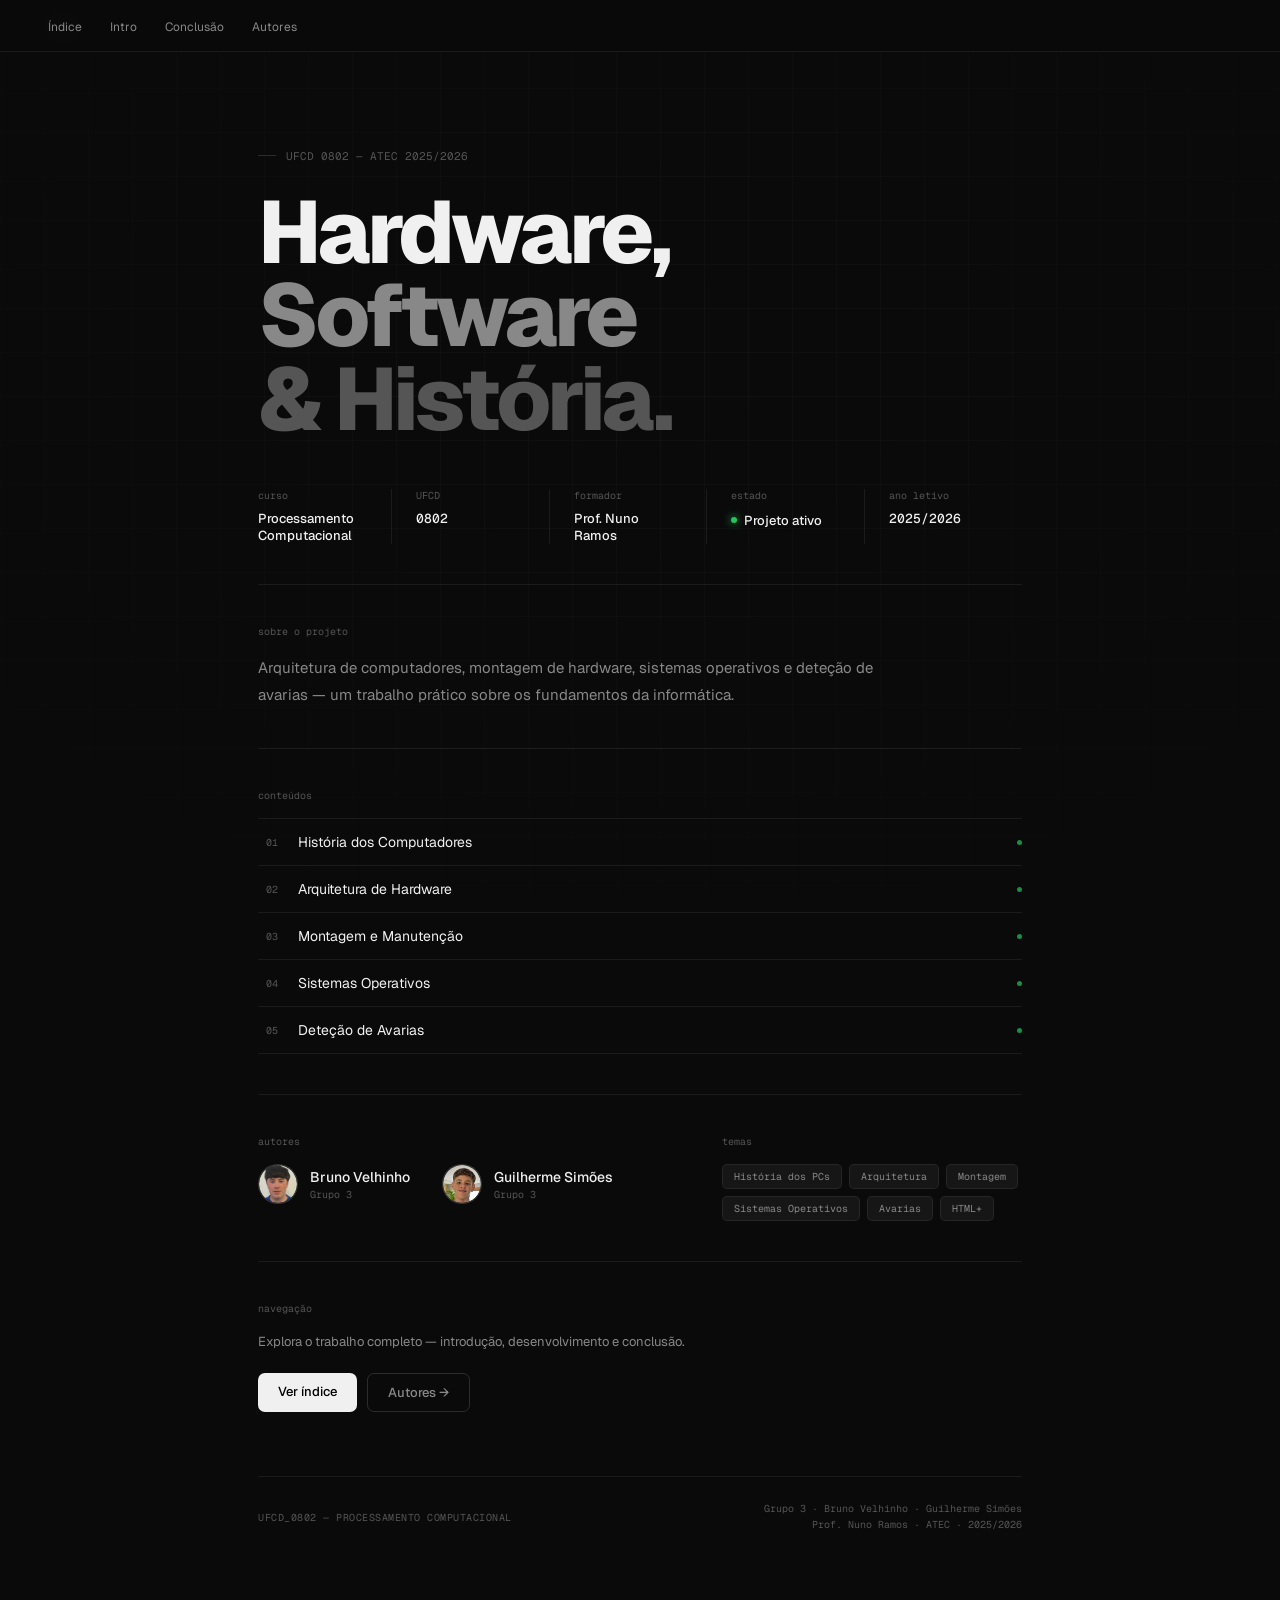
<file: index.html>
<!DOCTYPE html>
<html lang="pt">
<head>
<meta charset="UTF-8" />
<meta name="viewport" content="width=device-width, initial-scale=1.0" />
<title>UFCD_0802</title>
<link rel="preconnect" href="https://fonts.googleapis.com">
<link rel="preconnect" href="https://fonts.gstatic.com" crossorigin>
<link href="https://fonts.googleapis.com/css2?family=Geist:wght@100..900&family=Geist+Mono:wght@100..900&display=swap" rel="stylesheet">
<style>
  *, *::before, *::after { box-sizing: border-box; margin: 0; padding: 0; }

  :root {
    --bg:       #0a0a0a;
    --surface:  #111111;
    --surface2: #161616;
    --border:   rgba(255,255,255,0.07);
    --border2:  rgba(255,255,255,0.14);
    --text:     #f0f0f0;
    --text2:    #888;
    --text3:    #555;
    --accent:   #f0f0f0;
    --green:    #22c55e;
    --sans:     'Geist', sans-serif;
    --mono:     'Geist Mono', monospace;
  }

  html, body { height: 100%; background: var(--bg); color: var(--text); font-family: var(--sans); }

  /* ── GRID BG ── */
  .grid-bg {
    position: fixed; inset: 0; pointer-events: none; z-index: 0;
    background-image:
      linear-gradient(var(--border) 1px, transparent 1px),
      linear-gradient(90deg, var(--border) 1px, transparent 1px);
    background-size: 44px 44px;
    mask-image: radial-gradient(ellipse 80% 80% at 50% 40%, black 10%, transparent 100%);
    opacity: .4;
  }

  /* ── NAV ── */
  nav {
    position: fixed; top: 0; left: 0; right: 0; z-index: 100;
    height: 52px;
    display: flex; align-items: center; justify-content: space-between;
    padding: 0 48px;
    border-bottom: 1px solid var(--border);
    background: rgba(10,10,10,0.85);
    backdrop-filter: blur(12px);
  }
  .nav-logo { font-family: var(--mono); font-size: 12px; color: var(--text); text-decoration: none; letter-spacing: 0.5px; }
  .nav-links { display: flex; gap: 28px; list-style: none; }
  .nav-links a { font-size: 12px; color: var(--text2); text-decoration: none; transition: color .15s; }
  .nav-links a:hover { color: var(--text); }

  /* ── PAGE WRAP ── */
  .page {
    position: relative; z-index: 1;
    max-width: 860px;
    margin: 0 auto;
    padding: 140px 48px 80px;
  }

  /* ── HERO ── */
  .hero-eyebrow {
    font-family: var(--mono); font-size: 11px; color: var(--text3);
    display: inline-flex; align-items: center; gap: 10px;
    margin-bottom: 28px;
    opacity: 0; animation: up .5s ease forwards .05s;
  }
  .hero-eyebrow::before { content: ''; width: 18px; height: 1px; background: var(--border2); display: block; }

  .hero-title {
    font-size: clamp(52px, 7vw, 88px);
    font-weight: 800;
    line-height: .95;
    letter-spacing: -4px;
    color: var(--text);
    opacity: 0; animation: up .55s ease forwards .12s;
    margin-bottom: 48px;
  }
  .hero-title .dim  { color: var(--text3); }
  .hero-title .dim2 { color: var(--text2); }

  /* ── DIVIDER ── */
  .divider {
    width: 100%;
    height: 1px;
    background: var(--border);
    margin: 40px 0;
    opacity: 0; animation: up .4s ease forwards;
  }

  /* ── META ROW ── */
  .meta-row {
    display: flex;
    gap: 0;
    opacity: 0; animation: up .5s ease forwards .22s;
  }
  .meta-item {
    flex: 1;
    padding: 0 24px;
    border-right: 1px solid var(--border);
  }
  .meta-item:first-child { padding-left: 0; }
  .meta-item:last-child  { border-right: none; }
  .meta-label { font-family: var(--mono); font-size: 10px; color: var(--text3); margin-bottom: 8px; }
  .meta-val   { font-size: 13px; color: var(--text); font-weight: 500; }
  .meta-val.mono { font-family: var(--mono); }

  .status-inline {
    display: inline-flex; align-items: center; gap: 7px;
  }
  .status-dot {
    width: 6px; height: 6px; border-radius: 50%;
    background: var(--green);
    box-shadow: 0 0 8px var(--green);
    flex-shrink: 0;
  }

  /* ── SECTION ── */
  .section {
    opacity: 0; animation: up .5s ease forwards;
  }
  .section-label {
    font-family: var(--mono); font-size: 10px; color: var(--text3);
    margin-bottom: 16px;
  }

  /* ── DESCRIPTION ── */
  .desc-text {
    font-size: 15px;
    line-height: 1.8;
    color: var(--text2);
    max-width: 640px;
  }

  /* ── CONTENT LIST ── */
  .content-list {
    display: flex;
    flex-direction: column;
    gap: 0;
  }
  .content-item {
    display: flex;
    align-items: center;
    justify-content: space-between;
    padding: 14px 0;
    border-bottom: 1px solid var(--border);
  }
  .content-item:first-child { border-top: 1px solid var(--border); }
  .content-left {
    display: flex; align-items: center; gap: 20px;
  }
  .content-num {
    font-family: var(--mono); font-size: 10px; color: var(--text3);
    width: 20px; text-align: right; flex-shrink: 0;
  }
  .content-name { font-size: 14px; color: var(--text); }
  .content-dot {
    width: 5px; height: 5px; border-radius: 50%;
    background: var(--green); opacity: .7;
  }

  /* ── AUTHORS ── */
  .authors-row {
    display: flex;
    gap: 32px;
  }
  .author-item {
    display: flex; align-items: center; gap: 12px;
  }
  .author-avatar {
    width: 40px; height: 40px; border-radius: 50%;
    background: var(--surface2); border: 1px solid var(--border2);
    display: flex; align-items: center; justify-content: center;
    font-family: var(--mono); font-size: 11px; font-weight: 700;
    color: var(--text2); flex-shrink: 0;
    overflow: hidden;
    object-fit: cover;
  }
  .author-avatar img {
    width: 100%; height: 100%; object-fit: cover; border-radius: 50%;
  }
  .author-name { font-size: 14px; font-weight: 500; color: var(--text); }
  .author-role { font-family: var(--mono); font-size: 10px; color: var(--text3); margin-top: 2px; }

  /* ── TAGS ── */
  .tags { display: flex; flex-wrap: wrap; gap: 7px; }
  .tag {
    font-family: var(--mono); font-size: 10px; color: var(--text2);
    border: 1px solid var(--border); border-radius: 5px; padding: 5px 11px;
    background: var(--surface2);
    transition: border-color .15s, color .15s;
  }
  .tag:hover { border-color: var(--border2); color: var(--text); }

  /* ── CTA ── */
  .cta-row {
    display: flex; gap: 10px; flex-wrap: wrap;
  }
  .btn-primary {
    font-family: var(--sans); font-size: 13px; font-weight: 500;
    background: var(--text); color: #000; border: none;
    padding: 10px 20px; border-radius: 7px; text-decoration: none;
    transition: opacity .15s; cursor: pointer;
    display: inline-block;
  }
  .btn-primary:hover { opacity: .85; }
  .btn-sec {
    font-family: var(--sans); font-size: 13px; font-weight: 500;
    background: transparent; color: var(--text2);
    border: 1px solid var(--border2);
    padding: 10px 20px; border-radius: 7px; text-decoration: none;
    transition: background .15s, color .15s; cursor: pointer;
    display: inline-block;
  }
  .btn-sec:hover { background: var(--surface2); color: var(--text); }

  /* ── FOOTER ── */
  footer {
    margin-top: 64px;
    padding: 24px 0;
    border-top: 1px solid var(--border);
    display: flex; justify-content: space-between; align-items: center;
    opacity: 0; animation: up .5s ease forwards .8s;
  }
  .foot-logo { font-family: var(--mono); font-size: 10px; color: var(--text3); letter-spacing: .5px; }
  .foot-meta { font-family: var(--mono); font-size: 10px; color: var(--text3); text-align: right; line-height: 1.6; }

  /* ── ANIMATION DELAYS ── */
  .da1 { animation-delay: .20s; }
  .da2 { animation-delay: .28s; }
  .da3 { animation-delay: .36s; }
  .da4 { animation-delay: .44s; }
  .da5 { animation-delay: .52s; }
  .da6 { animation-delay: .60s; }
  .da7 { animation-delay: .68s; }

  @keyframes up { from { opacity: 0; transform: translateY(14px); } to { opacity: 1; transform: none; } }

  /* ── RESPONSIVE ── */
  @media (max-width: 680px) {
    nav { padding: 0 18px; }
    .page { padding: 100px 20px 60px; }
    .meta-row { flex-direction: column; gap: 20px; }
    .meta-item { border-right: none; padding: 0; border-bottom: 1px solid var(--border); padding-bottom: 16px; }
    .meta-item:last-child { border-bottom: none; padding-bottom: 0; }
    .authors-row { flex-direction: column; gap: 16px; }
    .hero-title { letter-spacing: -2px; }
  }
</style>
</head>
<body>

<div class="grid-bg"></div>

<!-- NAV -->
<nav>
   <ul class="nav-links">
    <li><a>0802</a></a></li>
  </ul>
</nav>
<nav>
  <ul class="nav-links">
    <li><a href="indice.html">Índice</a></li>
    <li><a href="intro.html">Intro</a></li>
    <li><a href="conclusao.html">Conclusão</a></li>
    <li><a href="autores.html">Autores</a></li>
  </ul>
</nav>

<div class="page">

  <!-- HERO -->
  <div class="hero-eyebrow">UFCD 0802 — ATEC 2025/2026</div>
  <h1 class="hero-title">
    Hardware,<br>
    <span class="dim2">Software</span><br>
    <span class="dim">&amp; História.</span>
  </h1>

  <!-- META ROW -->
  <div class="meta-row">
    <div class="meta-item">
      <div class="meta-label">curso</div>
      <div class="meta-val">Processamento Computacional</div>
    </div>
    <div class="meta-item">
      <div class="meta-label">UFCD</div>
      <div class="meta-val mono">0802</div>
    </div>
    <div class="meta-item">
      <div class="meta-label">formador</div>
      <div class="meta-val">Prof. Nuno Ramos</div>
    </div>
    <div class="meta-item">
      <div class="meta-label">estado</div>
      <div class="meta-val">
        <span class="status-inline">
          <span class="status-dot"></span>
          Projeto ativo
        </span>
      </div>
    </div>
    <div class="meta-item">
      <div class="meta-label">ano letivo</div>
      <div class="meta-val mono">2025/2026</div>
    </div>
  </div>

  <!-- DIVIDER -->
  <div class="divider da2"></div>

  <!-- SOBRE -->
  <div class="section da3">
    <div class="section-label">sobre o projeto</div>
    <p class="desc-text">Arquitetura de computadores, montagem de hardware, sistemas operativos e deteção de avarias — um trabalho prático sobre os fundamentos da informática.</p>
  </div>

  <!-- DIVIDER -->
  <div class="divider da3"></div>

  <!-- CONTEÚDOS -->
  <div class="section da4">
    <div class="section-label">conteúdos</div>
    <div class="content-list">
      <div class="content-item">
        <div class="content-left">
          <span class="content-num">01</span>
          <span class="content-name">História dos Computadores</span>
        </div>
        <div class="content-dot"></div>
      </div>
      <div class="content-item">
        <div class="content-left">
          <span class="content-num">02</span>
          <span class="content-name">Arquitetura de Hardware</span>
        </div>
        <div class="content-dot"></div>
      </div>
      <div class="content-item">
        <div class="content-left">
          <span class="content-num">03</span>
          <span class="content-name">Montagem e Manutenção</span>
        </div>
        <div class="content-dot"></div>
      </div>
      <div class="content-item">
        <div class="content-left">
          <span class="content-num">04</span>
          <span class="content-name">Sistemas Operativos</span>
        </div>
        <div class="content-dot"></div>
      </div>
      <div class="content-item">
        <div class="content-left">
          <span class="content-num">05</span>
          <span class="content-name">Deteção de Avarias</span>
        </div>
        <div class="content-dot"></div>
      </div>
    </div>
  </div>

  <!-- DIVIDER -->
  <div class="divider da4"></div>

  <!-- AUTHORS + TAGS ROW -->
  <div style="display:flex; justify-content:space-between; align-items:flex-start; flex-wrap:wrap; gap:32px;">

    <div class="section da5">
      <div class="section-label">autores</div>
      <div class="authors-row">
        <div class="author-item">
          <div class="author-avatar">
            <img src="bruno.jpg" alt="Bruno Velhinho" onerror="this.parentElement.textContent='BV'">
          </div>
          <div>
            <div class="author-name">Bruno Velhinho</div>
            <div class="author-role">Grupo 3</div>
          </div>
        </div>
        <div class="author-item">
          <div class="author-avatar">
            <img src="guilherme.png" alt="Guilherme Simões" onerror="this.parentElement.textContent='GS'">
          </div>
          <div>
            <div class="author-name">Guilherme Simões</div>
            <div class="author-role">Grupo 3</div>
          </div>
        </div>
      </div>
    </div>

    <div class="section da5" style="max-width:300px;">
      <div class="section-label">temas</div>
      <div class="tags">
        <span class="tag">História dos PCs</span>
        <span class="tag">Arquitetura</span>
        <span class="tag">Montagem</span>
        <span class="tag">Sistemas Operativos</span>
        <span class="tag">Avarias</span>
        <span class="tag">HTML+</span>
      </div>
    </div>

  </div>

  <!-- DIVIDER -->
  <div class="divider da6"></div>

  <!-- CTA -->
  <div class="section da7">
    <div class="section-label">navegação</div>
    <p style="font-size:13px; color:var(--text2); margin-bottom:20px; line-height:1.7;">
      Explora o trabalho completo — introdução, desenvolvimento e conclusão.
    </p>
    <div class="cta-row">
      <a href="indice.html" class="btn-primary">Ver índice</a>
      <a href="autores.html" class="btn-sec">Autores →</a>
    </div>
  </div>

  <!-- FOOTER -->
  <footer>
    <div class="foot-logo">UFCD_0802 — PROCESSAMENTO COMPUTACIONAL</div>
    <div class="foot-meta">Grupo 3 · Bruno Velhinho · Guilherme Simões<br>Prof. Nuno Ramos · ATEC · 2025/2026</div>
  </footer>

</div><!-- /page -->

</body>
</html>
</file>
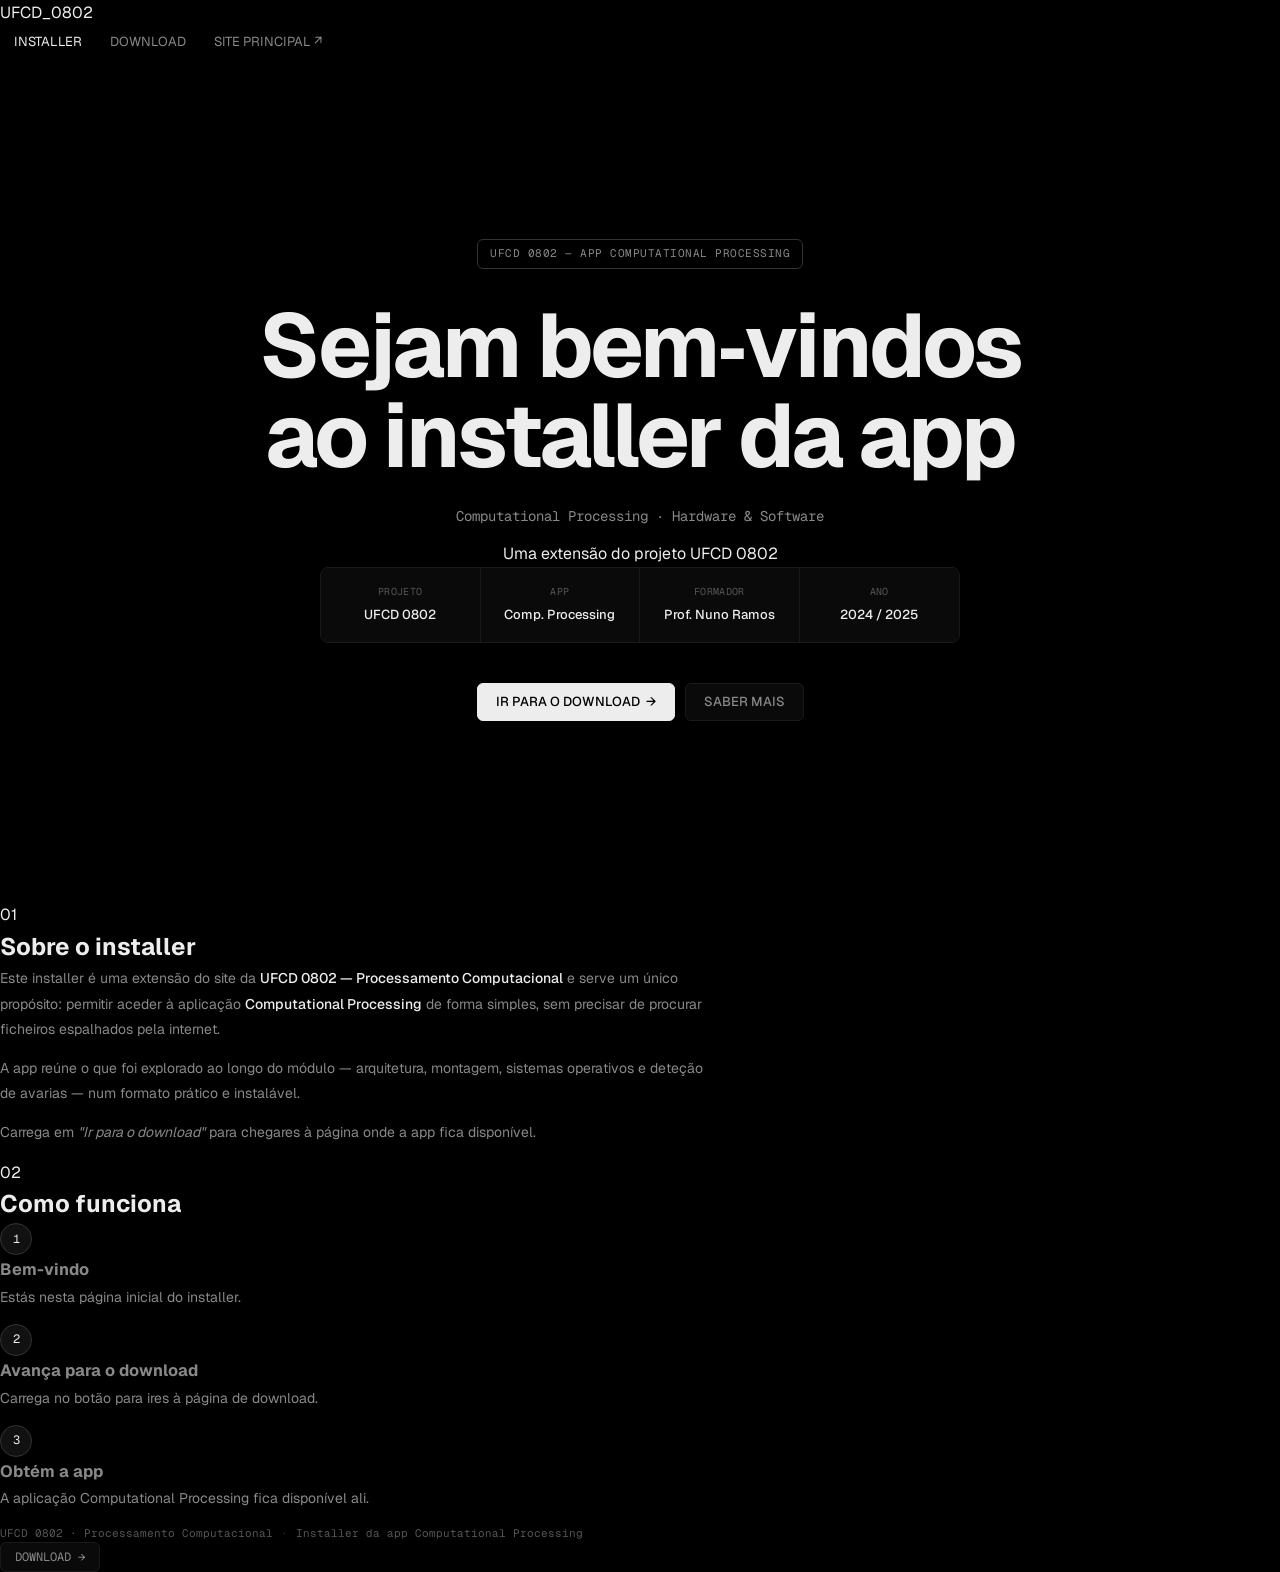
<file: computational-processing-site/index.html>
<!DOCTYPE html>
<html lang="pt">
  <head>
    <meta charset="UTF-8" />
    <meta name="viewport" content="width=device-width, initial-scale=1.0" />
    <title>Installer — Computational Processing</title>
    <meta name="description" content="Bem-vindos ao installer da app Computational Processing." />
    <link rel="preconnect" href="https://fonts.googleapis.com" />
    <link rel="preconnect" href="https://fonts.gstatic.com" crossorigin />
    <link href="https://fonts.googleapis.com/css2?family=JetBrains+Mono:wght@400;500;700&family=Space+Grotesk:wght@400;500;700&display=swap" rel="stylesheet" />
    <link rel="stylesheet" href="./style.css" />
  </head>
  <body>
    <div class="grid-bg"></div>

    <header class="nav">
      <a href="./index.html" class="brand">UFCD_0802</a>
      <nav class="nav-links">
        <a href="./index.html" class="active">INSTALLER</a>
        <a href="./download.html">DOWNLOAD</a>
        <a href="https://ufcd-0802-processamento-computacion.vercel.app/" target="_blank" rel="noopener">SITE PRINCIPAL ↗</a>
      </nav>
      <button class="nav-toggle" id="navToggle" aria-label="Menu">
        <span></span><span></span><span></span>
      </button>
    </header>

    <main>
      <section class="hero" id="top">
        <div class="hero-tag">UFCD 0802 — APP COMPUTATIONAL PROCESSING</div>
        <h1 class="hero-title">
          Sejam <span class="accent">bem&#8209;vindos</span><br />
          ao <span class="accent">installer</span> da app
        </h1>
        <p class="hero-sub">
          Computational Processing · Hardware &amp; Software
        </p>
        <p class="hero-meta">Uma extensão do projeto UFCD 0802</p>

        <div class="meta-row">
          <div class="meta-cell">
            <span class="meta-label">PROJETO</span>
            <span class="meta-value">UFCD 0802</span>
          </div>
          <div class="meta-cell">
            <span class="meta-label">APP</span>
            <span class="meta-value">Comp. Processing</span>
          </div>
          <div class="meta-cell">
            <span class="meta-label">FORMADOR</span>
            <span class="meta-value">Prof. Nuno Ramos</span>
          </div>
          <div class="meta-cell">
            <span class="meta-label">ANO</span>
            <span class="meta-value">2024 / 2025</span>
          </div>
        </div>

        <div class="hero-actions">
          <a href="./download.html" class="btn btn-primary">IR PARA O DOWNLOAD &nbsp;→</a>
          <a href="#sobre" class="btn btn-ghost">SABER MAIS</a>
        </div>
      </section>

      <section class="section" id="sobre">
        <div class="section-head">
          <span class="section-num">01</span>
          <h2>Sobre o installer</h2>
        </div>
        <div class="section-body">
          <p>
            Este installer é uma extensão do site da
            <strong>UFCD 0802 — Processamento Computacional</strong> e serve um
            único propósito: permitir aceder à aplicação
            <strong>Computational Processing</strong> de forma simples, sem
            precisar de procurar ficheiros espalhados pela internet.
          </p>
          <p>
            A app reúne o que foi explorado ao longo do módulo —
            arquitetura, montagem, sistemas operativos e deteção de avarias —
            num formato prático e instalável.
          </p>
          <p class="muted">
            Carrega em <em>"Ir para o download"</em> para chegares à página
            onde a app fica disponível.
          </p>
        </div>
      </section>

      <section class="section" id="passos">
        <div class="section-head">
          <span class="section-num">02</span>
          <h2>Como funciona</h2>
        </div>
        <div class="section-body">
          <ol class="steps">
            <li>
              <span class="step-num">1</span>
              <div>
                <h3>Bem-vindo</h3>
                <p>Estás nesta página inicial do installer.</p>
              </div>
            </li>
            <li>
              <span class="step-num">2</span>
              <div>
                <h3>Avança para o download</h3>
                <p>Carrega no botão para ires à página de download.</p>
              </div>
            </li>
            <li>
              <span class="step-num">3</span>
              <div>
                <h3>Obtém a app</h3>
                <p>A aplicação Computational Processing fica disponível ali.</p>
              </div>
            </li>
          </ol>
        </div>
      </section>
    </main>

    <footer class="footer">
      <div class="footer-line">
        <span>UFCD 0802 · Processamento Computacional</span>
        <span class="dot">·</span>
        <span>Installer da app Computational Processing</span>
      </div>
      <a href="./download.html" class="back-top">DOWNLOAD →</a>
    </footer>

    <script src="./script.js"></script>
  </body>
</html>
</file>
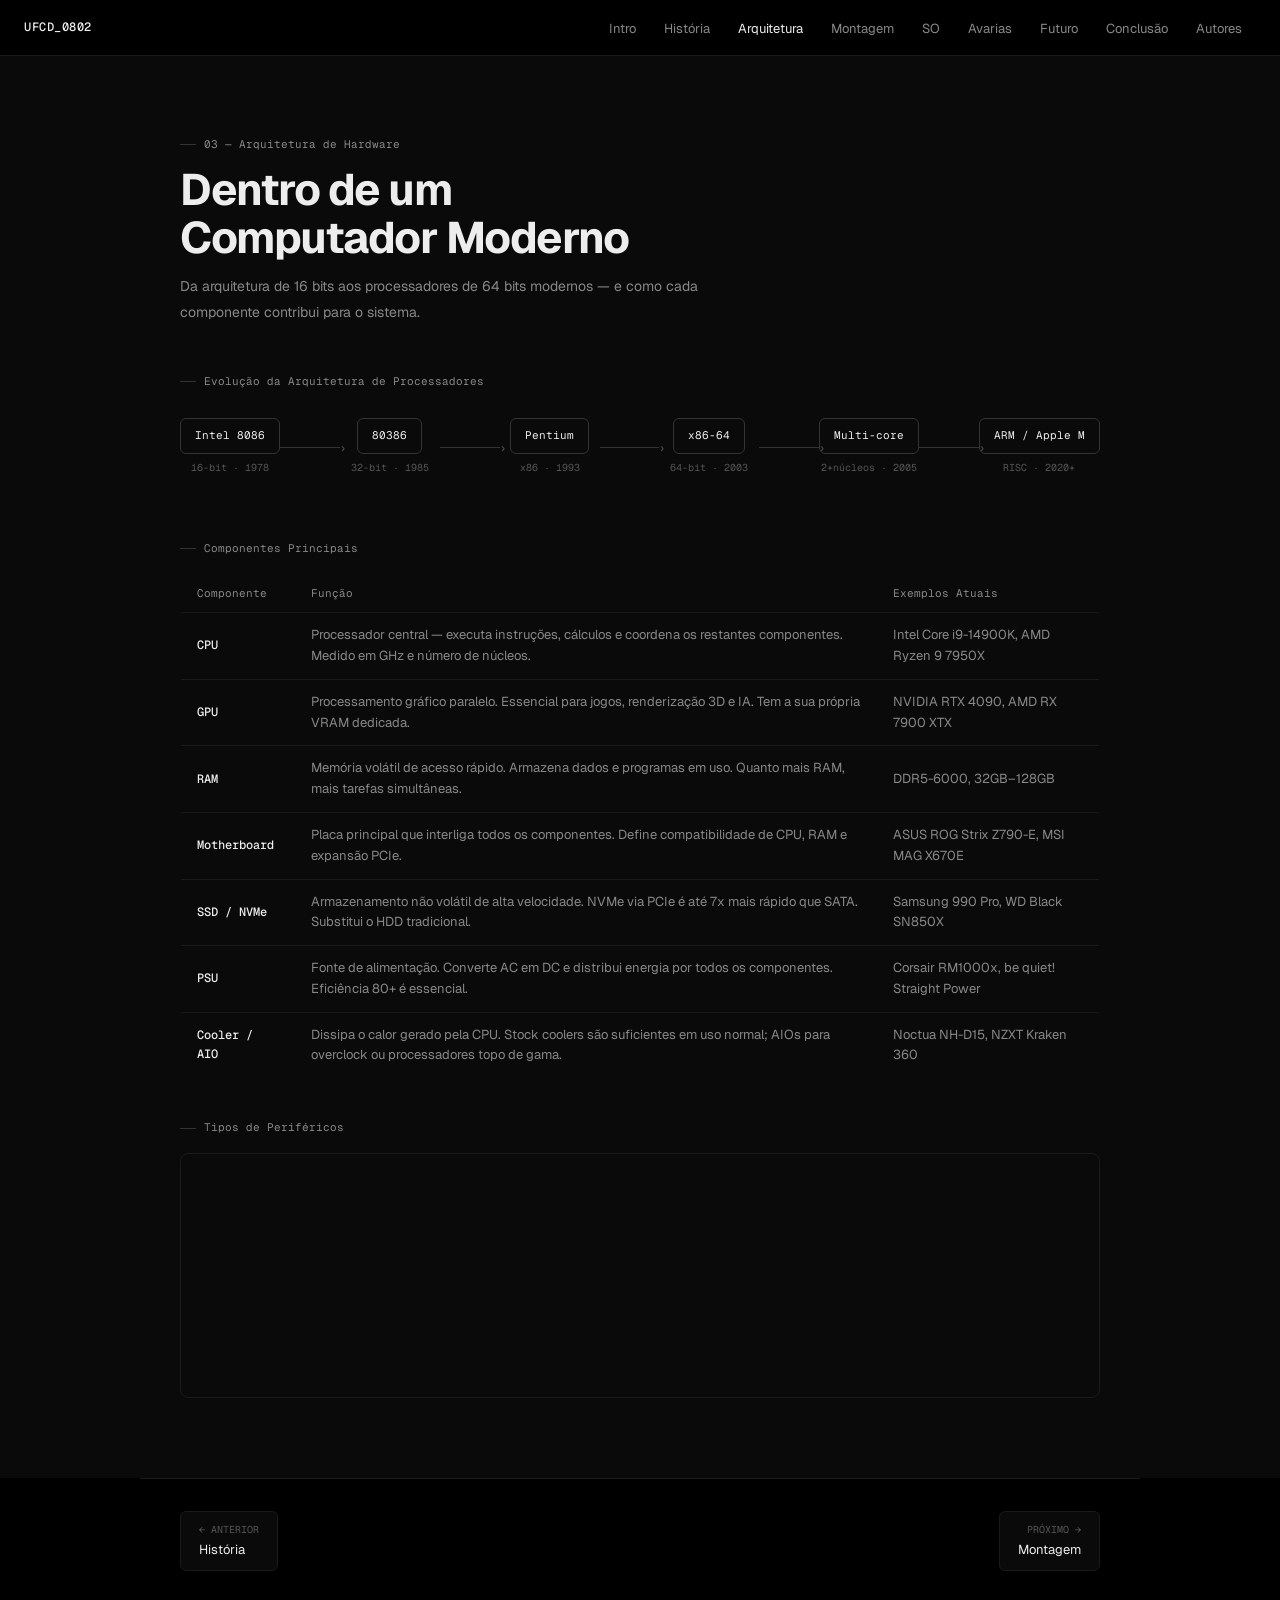
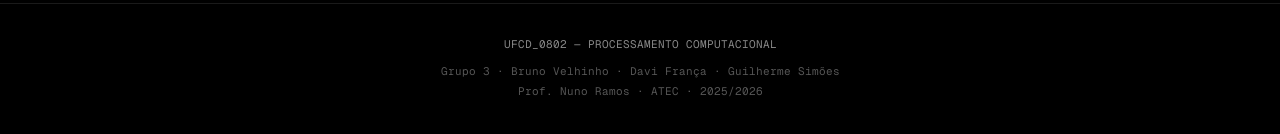
<file: arquitetura.html>
<!DOCTYPE html>
<html lang="pt">
<head>
  <meta charset="UTF-8" />
  <meta name="viewport" content="width=device-width, initial-scale=1.0" />
  <title>UFCD 0802 — Arquitetura</title>
  <link rel="preconnect" href="https://fonts.googleapis.com">
  <link rel="preconnect" href="https://fonts.gstatic.com" crossorigin>
  <link href="https://fonts.googleapis.com/css2?family=Space+Mono:wght@400;700&family=Syne:wght@400;600;700;800&display=swap" rel="stylesheet">
  <link rel="stylesheet" href="styles.css">
</head>
<body>
  <nav class="site-nav">
    <a href="index.html" class="nav-logo">UFCD_0802</a>
    <ul class="nav-links">
      <!--Body do index, pagina principal --> 
        <li><a href="intro.html">Intro</a></li>
        <li><a href="historia.html">História</a></li>
        <li><a href="arquitetura.html" class="active">Arquitetura</a></li>
        <li><a href="montagem.html">Montagem</a></li>
        <li><a href="so.html">SO</a></li>
        <li><a href="avarias.html">Avarias</a></li>
        <li><a href="outros.html">Futuro</a></li>
        <li><a href="conclusao.html">Conclusão</a></li>
        <li><a href="autores.html">Autores</a></li>
    </ul>
  </nav>

  <div class="page-wrap">

    <section class="bg-2">
      <div class="section-inner">
        <div class="section-label">03 — Arquitetura de Hardware</div>
        <h2 class="section-title">Dentro de um<br>Computador Moderno</h2>
        <p class="section-desc">Da arquitetura de 16 bits aos processadores de 64 bits modernos — e como cada componente contribui para o sistema.</p>
        <div class="section-label" style="margin-bottom:12px">Evolução da Arquitetura de Processadores</div>
        <div class="arch-evolution">
          <div class="arch-step"><div class="arch-step-box">Intel 8086</div><div class="arch-step-label">16-bit · 1978</div></div><div class="arch-arrow"></div>
          <div class="arch-step"><div class="arch-step-box">80386</div><div class="arch-step-label">32-bit · 1985</div></div><div class="arch-arrow"></div>
          <div class="arch-step"><div class="arch-step-box">Pentium</div><div class="arch-step-label">x86 · 1993</div></div><div class="arch-arrow"></div>
          <div class="arch-step"><div class="arch-step-box">x86-64</div><div class="arch-step-label">64-bit · 2003</div></div><div class="arch-arrow"></div>
          <div class="arch-step"><div class="arch-step-box">Multi-core</div><div class="arch-step-label">2+núcleos · 2005</div></div><div class="arch-arrow"></div>
          <div class="arch-step"><div class="arch-step-box">ARM / Apple M</div><div class="arch-step-label">RISC · 2020+</div></div>
        </div>
        <div class="section-label" style="margin-bottom:16px">Componentes Principais</div>
        <table class="components-table">
          <thead><tr><th>Componente</th><th>Função</th><th>Exemplos Atuais</th></tr></thead>
          <tbody>
            <tr><td>CPU</td><td>Processador central — executa instruções, cálculos e coordena os restantes componentes. Medido em GHz e número de núcleos.</td><td>Intel Core i9-14900K, AMD Ryzen 9 7950X</td></tr>
            <tr><td>GPU</td><td>Processamento gráfico paralelo. Essencial para jogos, renderização 3D e IA. Tem a sua própria VRAM dedicada.</td><td>NVIDIA RTX 4090, AMD RX 7900 XTX</td></tr>
            <tr><td>RAM</td><td>Memória volátil de acesso rápido. Armazena dados e programas em uso. Quanto mais RAM, mais tarefas simultâneas.</td><td>DDR5-6000, 32GB–128GB</td></tr>
            <tr><td>Motherboard</td><td>Placa principal que interliga todos os componentes. Define compatibilidade de CPU, RAM e expansão PCIe.</td><td>ASUS ROG Strix Z790-E, MSI MAG X670E</td></tr>
            <tr><td>SSD / NVMe</td><td>Armazenamento não volátil de alta velocidade. NVMe via PCIe é até 7x mais rápido que SATA. Substitui o HDD tradicional.</td><td>Samsung 990 Pro, WD Black SN850X</td></tr>
            <tr><td>PSU</td><td>Fonte de alimentação. Converte AC em DC e distribui energia por todos os componentes. Eficiência 80+ é essencial.</td><td>Corsair RM1000x, be quiet! Straight Power</td></tr>
            <tr><td>Cooler / AIO</td><td>Dissipa o calor gerado pela CPU. Stock coolers são suficientes em uso normal; AIOs para overclock ou processadores topo de gama.</td><td>Noctua NH-D15, NZXT Kraken 360</td></tr>
          </tbody>
        </table>
        <div class="section-label" style="margin-bottom:16px;margin-top:40px">Tipos de Periféricos</div>
        <div class="cards-grid">
          <div class="card"><div class="card-icon">⌨️</div><div class="card-title">Periféricos de Entrada</div><div class="card-body">Dispositivos que enviam dados para o computador: teclado, rato, scanner, microfone, câmara web, pen gráfica, gamepad, leitor de impressões digitais.</div><span class="card-tag">INPUT</span></div>
          <div class="card"><div class="card-icon">🖥️</div><div class="card-title">Periféricos de Saída</div><div class="card-body">Dispositivos que apresentam resultados ao utilizador: monitor, impressora, colunas, projetor, headphones. O monitor é o periférico de saída mais crítico.</div><span class="card-tag">OUTPUT</span></div>
          <div class="card"><div class="card-icon">💾</div><div class="card-title">Armazenamento</div><div class="card-body">HDD (magnético, mais capacidade, mais lento), SSD SATA, SSD NVMe (mais rápido), pen USB, cartão SD, discos externos, armazenamento em cloud.</div><span class="card-tag">STORAGE</span></div>
        </div>
      </div>
    </section>

    <div class="page-nav">
      <a href="historia.html"><span class="pn-label">← ANTERIOR</span><span class="pn-title">História</span></a>
      <span class="pn-spacer"></span>
      <a href="montagem.html"><span class="pn-label" style="text-align:right">PRÓXIMO →</span><span class="pn-title">Montagem</span></a>
    </div>
  </div>

  <footer class="site-footer">
    <div class="footer-logo">UFCD_0802 — PROCESSAMENTO COMPUTACIONAL</div>
    <div class="footer-meta">
      Grupo 3 · Bruno Velhinho · Davi França · Guilherme Simões<br>
      Prof. Nuno Ramos · ATEC · 2025/2026
    </div>
  </footer>

  <script src="script.js"></script>
</body>
</html>
</file>
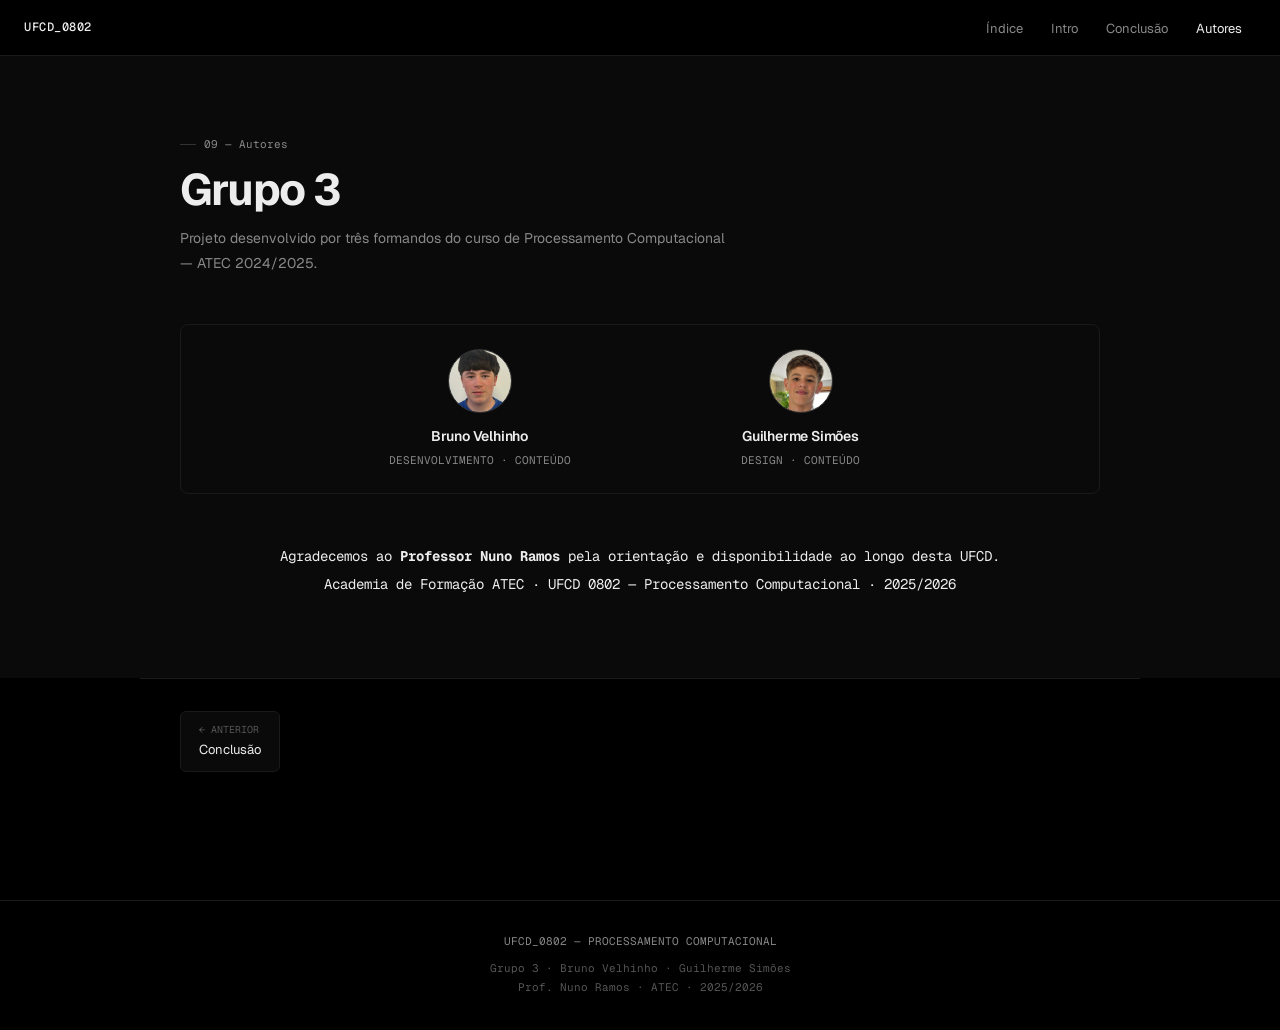
<file: autores.html>
<!DOCTYPE html>
<html lang="pt">
<head>
  <meta charset="UTF-8" />
  <meta name="viewport" content="width=device-width, initial-scale=1.0" />
  <title>UFCD 0802 — Autores</title>
  <link rel="preconnect" href="https://fonts.googleapis.com">
  <link rel="preconnect" href="https://fonts.gstatic.com" crossorigin>
  <link href="https://fonts.googleapis.com/css2?family=Space+Mono:wght@400;700&family=Syne:wght@400;600;700;800&display=swap" rel="stylesheet">
  <link rel="stylesheet" href="styles.css">
</head>
<body>
  <nav class="site-nav">
    <a href="index.html" class="nav-logo">UFCD_0802</a>
    <ul class="nav-links">
      <!--Body do index, pagina principal --> 
         <li><a href="indice.html">Índice</a></li>
        <li><a href="intro.html">Intro</a></li>
        <li><a href="conclusao.html">Conclusão</a></li>
        <li><a href="autores.html" class="active">Autores</a></li>
    </ul>
  </nav>

  <div class="page-wrap">

    <section class="bg-2">
      <div class="section-inner">
        <div class="section-label">09 — Autores</div>
        <h2 class="section-title">Grupo 3</h2>
        <p class="section-desc">Projeto desenvolvido por três formandos do curso de Processamento Computacional — ATEC 2024/2025.</p>
        <div class="autores-grid">
  <!-- Bruno Velhinho -->
  <div class="autor-card">
    <div class="autor-avatar" style="background-image: url('bruno.jpg');"></div>
    <div class="autor-name">Bruno Velhinho</div>
    <div class="autor-role">DESENVOLVIMENTO · CONTEÚDO</div>
  </div>


  <!-- Guilherme Simões -->
  <div class="autor-card">
    <div class="autor-avatar" style="background-image: url('guilherme.png');"></div>
    <div class="autor-name">Guilherme Simões</div>
    <div class="autor-role">DESIGN · CONTEÚDO</div>
  </div>
</div>
        <div style="margin-top:48px;text-align:center">
          <p style="color:var(--muted);font-size:14px;font-family:var(--mono);line-height:2">
            Agradecemos ao <strong style="color:var(--text)">Professor Nuno Ramos</strong> pela orientação e disponibilidade ao longo desta UFCD.<br>
            Academia de Formação ATEC · UFCD 0802 — Processamento Computacional · 2025/2026
          </p>
        </div>
      </div>
    </section>

    <div class="page-nav">
      <a href="conclusao.html"><span class="pn-label">← ANTERIOR</span><span class="pn-title">Conclusão</span></a>
      <span class="pn-spacer"></span>
      <span></span>
    </div>
  </div>

  <footer class="site-footer">
    <div class="footer-logo">UFCD_0802 — PROCESSAMENTO COMPUTACIONAL</div>
    <div class="footer-meta">
      Grupo 3 · Bruno Velhinho · Guilherme Simões<br>
      Prof. Nuno Ramos · ATEC · 2025/2026
    </div>
  </footer>

  <script src="script.js"></script>
</body>
</html>
</file>
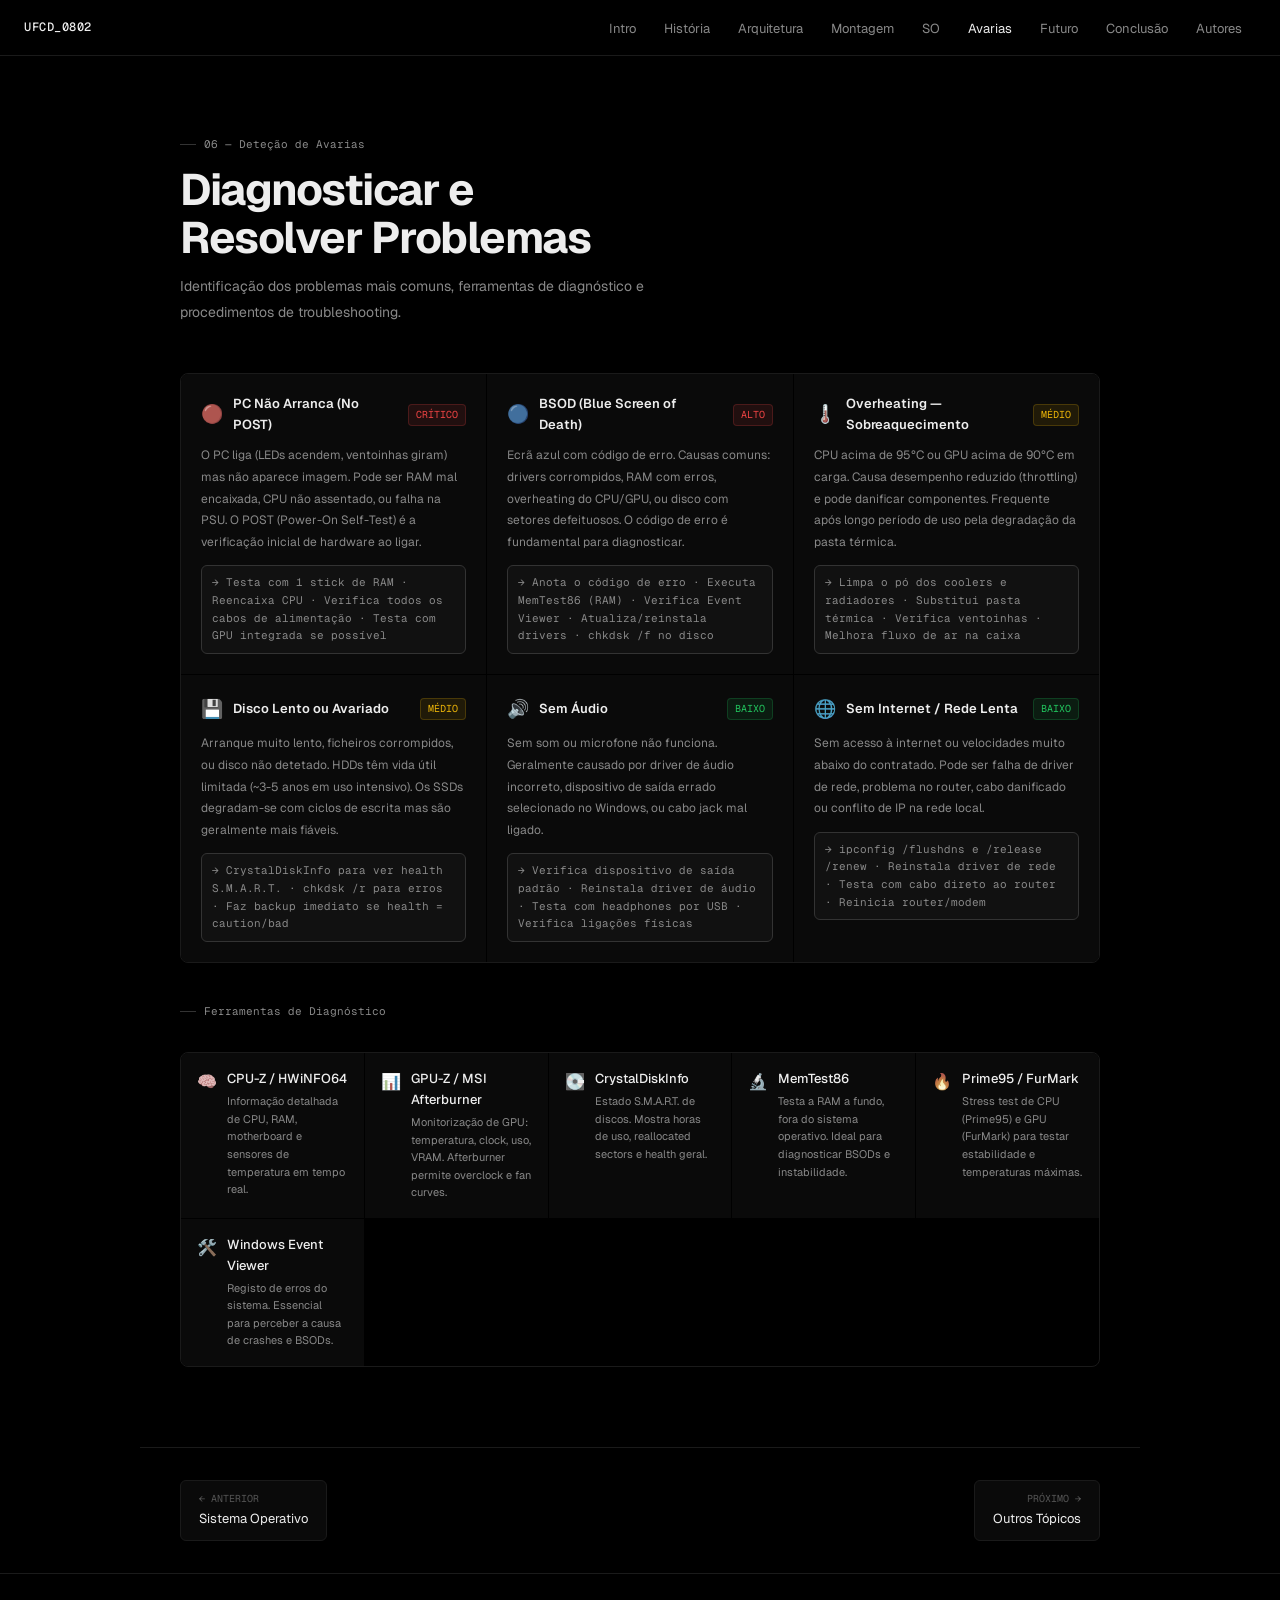
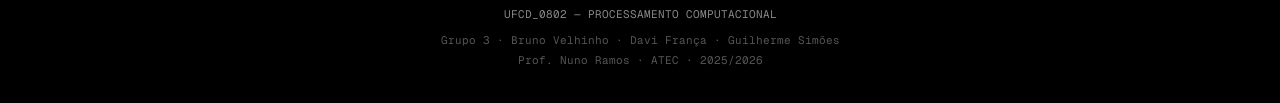
<file: avarias.html>
<!DOCTYPE html>
<html lang="pt">
<head>
  <meta charset="UTF-8" />
  <meta name="viewport" content="width=device-width, initial-scale=1.0" />
  <title>UFCD 0802 — Avarias</title>
  <link rel="preconnect" href="https://fonts.googleapis.com">
  <link rel="preconnect" href="https://fonts.gstatic.com" crossorigin>
  <link href="https://fonts.googleapis.com/css2?family=Space+Mono:wght@400;700&family=Syne:wght@400;600;700;800&display=swap" rel="stylesheet">
  <link rel="stylesheet" href="styles.css">
</head>
<body>
  <nav class="site-nav">
    <a href="index.html" class="nav-logo">UFCD_0802</a>
    <ul class="nav-links">
      <!--Body do index, pagina principal --> 
        <li><a href="intro.html">Intro</a></li>
        <li><a href="historia.html">História</a></li>
        <li><a href="arquitetura.html">Arquitetura</a></li>
        <li><a href="montagem.html">Montagem</a></li>
        <li><a href="so.html">SO</a></li>
        <li><a href="avarias.html" class="active">Avarias</a></li>
        <li><a href="outros.html">Futuro</a></li>
        <li><a href="conclusao.html">Conclusão</a></li>
        <li><a href="autores.html">Autores</a></li>
    </ul>
  </nav>

  <div class="page-wrap">

    <section class="bg-1">
      <div class="section-inner">
        <div class="section-label">06 — Deteção de Avarias</div>
        <h2 class="section-title">Diagnosticar e<br>Resolver Problemas</h2>
        <p class="section-desc">Identificação dos problemas mais comuns, ferramentas de diagnóstico e procedimentos de troubleshooting.</p>
        <div class="avaria-grid">
          <div class="avaria-card"><div class="avaria-header"><div class="avaria-icon">🔴</div><div class="avaria-title">PC Não Arranca (No POST)</div><div class="avaria-severity sev-high">CRÍTICO</div></div><div class="avaria-body">O PC liga (LEDs acendem, ventoinhas giram) mas não aparece imagem. Pode ser RAM mal encaixada, CPU não assentado, ou falha na PSU. O POST (Power-On Self-Test) é a verificação inicial de hardware ao ligar.</div><div class="avaria-fix">→ Testa com 1 stick de RAM · Reencaixa CPU · Verifica todos os cabos de alimentação · Testa com GPU integrada se possível</div></div>
          <div class="avaria-card"><div class="avaria-header"><div class="avaria-icon">🔵</div><div class="avaria-title">BSOD (Blue Screen of Death)</div><div class="avaria-severity sev-high">ALTO</div></div><div class="avaria-body">Ecrã azul com código de erro. Causas comuns: drivers corrompidos, RAM com erros, overheating do CPU/GPU, ou disco com setores defeituosos. O código de erro é fundamental para diagnosticar.</div><div class="avaria-fix">→ Anota o código de erro · Executa MemTest86 (RAM) · Verifica Event Viewer · Atualiza/reinstala drivers · chkdsk /f no disco</div></div>
          <div class="avaria-card"><div class="avaria-header"><div class="avaria-icon">🌡️</div><div class="avaria-title">Overheating — Sobreaquecimento</div><div class="avaria-severity sev-med">MÉDIO</div></div><div class="avaria-body">CPU acima de 95°C ou GPU acima de 90°C em carga. Causa desempenho reduzido (throttling) e pode danificar componentes. Frequente após longo período de uso pela degradação da pasta térmica.</div><div class="avaria-fix">→ Limpa o pó dos coolers e radiadores · Substitui pasta térmica · Verifica ventoinhas · Melhora fluxo de ar na caixa</div></div>
          <div class="avaria-card"><div class="avaria-header"><div class="avaria-icon">💾</div><div class="avaria-title">Disco Lento ou Avariado</div><div class="avaria-severity sev-med">MÉDIO</div></div><div class="avaria-body">Arranque muito lento, ficheiros corrompidos, ou disco não detetado. HDDs têm vida útil limitada (~3-5 anos em uso intensivo). Os SSDs degradam-se com ciclos de escrita mas são geralmente mais fiáveis.</div><div class="avaria-fix">→ CrystalDiskInfo para ver health S.M.A.R.T. · chkdsk /r para erros · Faz backup imediato se health = caution/bad</div></div>
          <div class="avaria-card"><div class="avaria-header"><div class="avaria-icon">🔊</div><div class="avaria-title">Sem Áudio</div><div class="avaria-severity sev-low">BAIXO</div></div><div class="avaria-body">Sem som ou microfone não funciona. Geralmente causado por driver de áudio incorreto, dispositivo de saída errado selecionado no Windows, ou cabo jack mal ligado.</div><div class="avaria-fix">→ Verifica dispositivo de saída padrão · Reinstala driver de áudio · Testa com headphones por USB · Verifica ligações físicas</div></div>
          <div class="avaria-card"><div class="avaria-header"><div class="avaria-icon">🌐</div><div class="avaria-title">Sem Internet / Rede Lenta</div><div class="avaria-severity sev-low">BAIXO</div></div><div class="avaria-body">Sem acesso à internet ou velocidades muito abaixo do contratado. Pode ser falha de driver de rede, problema no router, cabo danificado ou conflito de IP na rede local.</div><div class="avaria-fix">→ ipconfig /flushdns e /release /renew · Reinstala driver de rede · Testa com cabo direto ao router · Reinicia router/modem</div></div>
        </div>
        <div class="section-label" style="margin-bottom:16px;margin-top:8px">Ferramentas de Diagnóstico</div>
        <div class="tools-grid">
          <div class="tool-item"><div class="tool-icon">🧠</div><div><div class="tool-name">CPU-Z / HWiNFO64</div><div class="tool-desc">Informação detalhada de CPU, RAM, motherboard e sensores de temperatura em tempo real.</div></div></div>
          <div class="tool-item"><div class="tool-icon">📊</div><div><div class="tool-name">GPU-Z / MSI Afterburner</div><div class="tool-desc">Monitorização de GPU: temperatura, clock, uso, VRAM. Afterburner permite overclock e fan curves.</div></div></div>
          <div class="tool-item"><div class="tool-icon">💽</div><div><div class="tool-name">CrystalDiskInfo</div><div class="tool-desc">Estado S.M.A.R.T. de discos. Mostra horas de uso, reallocated sectors e health geral.</div></div></div>
          <div class="tool-item"><div class="tool-icon">🔬</div><div><div class="tool-name">MemTest86</div><div class="tool-desc">Testa a RAM a fundo, fora do sistema operativo. Ideal para diagnosticar BSODs e instabilidade.</div></div></div>
          <div class="tool-item"><div class="tool-icon">🔥</div><div><div class="tool-name">Prime95 / FurMark</div><div class="tool-desc">Stress test de CPU (Prime95) e GPU (FurMark) para testar estabilidade e temperaturas máximas.</div></div></div>
          <div class="tool-item"><div class="tool-icon">🛠️</div><div><div class="tool-name">Windows Event Viewer</div><div class="tool-desc">Registo de erros do sistema. Essencial para perceber a causa de crashes e BSODs.</div></div></div>
        </div>
      </div>
    </section>

    <div class="page-nav">
      <a href="so.html"><span class="pn-label">← ANTERIOR</span><span class="pn-title">Sistema Operativo</span></a>
      <span class="pn-spacer"></span>
      <a href="outros.html"><span class="pn-label" style="text-align:right">PRÓXIMO →</span><span class="pn-title">Outros Tópicos</span></a>
    </div>
  </div>

  <footer class="site-footer">
    <div class="footer-logo">UFCD_0802 — PROCESSAMENTO COMPUTACIONAL</div>
    <div class="footer-meta">
      Grupo 3 · Bruno Velhinho · Davi França · Guilherme Simões<br>
      Prof. Nuno Ramos · ATEC · 2025/2026
    </div>
  </footer>

  <script src="script.js"></script>
</body>
</html>
</file>
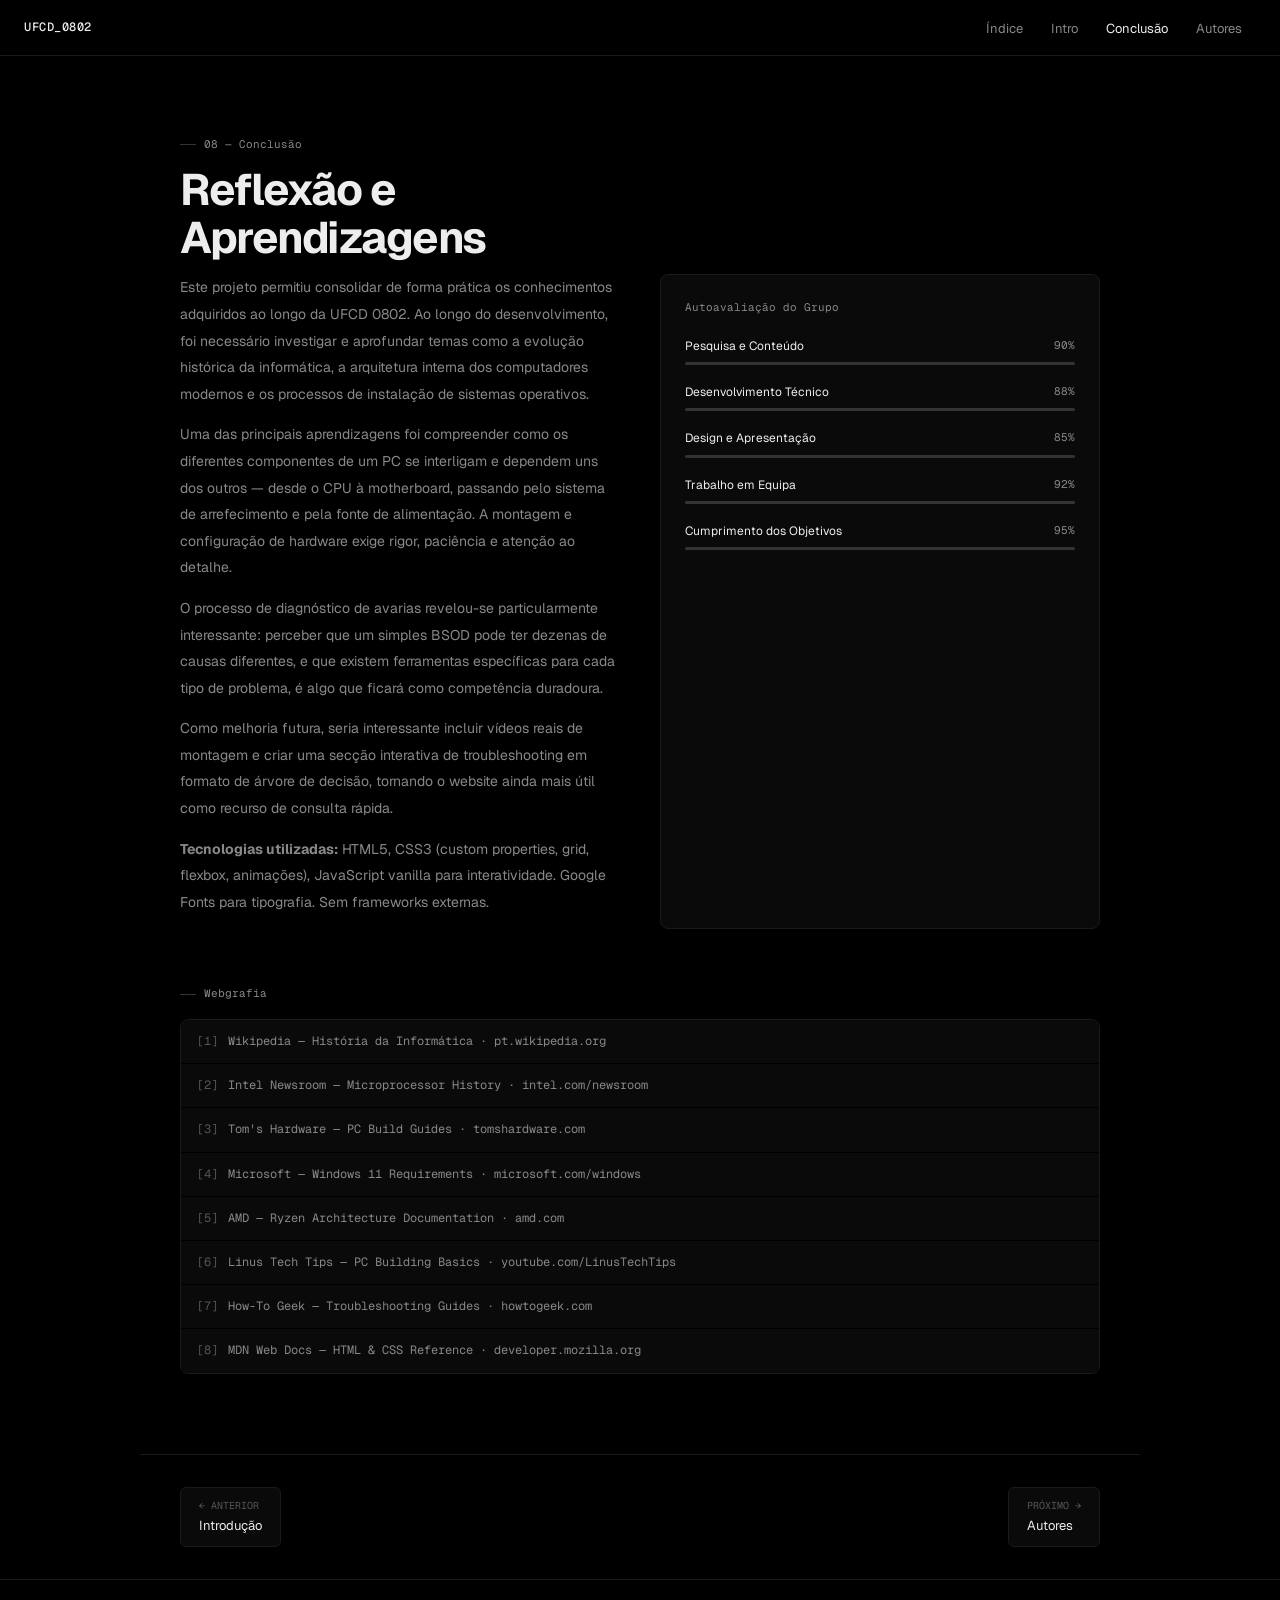
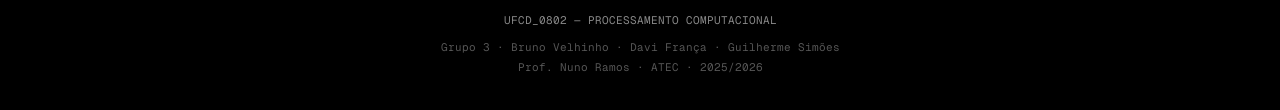
<file: conclusao.html>
<!DOCTYPE html>
<html lang="pt">
<head>
  <meta charset="UTF-8" />
  <meta name="viewport" content="width=device-width, initial-scale=1.0" />
  <title>UFCD 0802 — Conclusão</title>
  <link rel="preconnect" href="https://fonts.googleapis.com">
  <link rel="preconnect" href="https://fonts.gstatic.com" crossorigin>
  <link href="https://fonts.googleapis.com/css2?family=Space+Mono:wght@400;700&family=Syne:wght@400;600;700;800&display=swap" rel="stylesheet">
  <link rel="stylesheet" href="styles.css">
</head>
<body>
  <nav class="site-nav">
    <a href="index.html" class="nav-logo">UFCD_0802</a>
    <ul class="nav-links">
      <!--Body do index, pagina principal --> 
        <li><a href="indice.html">Índice</a></li>
        <li><a href="intro.html">Intro</a></li>
        <li><a href="conclusao.html" class="active">Conclusão</a></li>
        <li><a href="autores.html">Autores</a></li>
    </ul>
  </nav>

  <div class="page-wrap">

    <section class="bg-1">
      <div class="section-inner">
        <div class="section-label">08 — Conclusão</div>
        <h2 class="section-title">Reflexão e<br>Aprendizagens</h2>
        <div class="conclusao-grid">
          <div class="conclusao-text">
            <p>Este projeto permitiu consolidar de forma prática os conhecimentos adquiridos ao longo da UFCD 0802. Ao longo do desenvolvimento, foi necessário investigar e aprofundar temas como a evolução histórica da informática, a arquitetura interna dos computadores modernos e os processos de instalação de sistemas operativos.</p>
            <p>Uma das principais aprendizagens foi compreender como os diferentes componentes de um PC se interligam e dependem uns dos outros — desde o CPU à motherboard, passando pelo sistema de arrefecimento e pela fonte de alimentação. A montagem e configuração de hardware exige rigor, paciência e atenção ao detalhe.</p>
            <p>O processo de diagnóstico de avarias revelou-se particularmente interessante: perceber que um simples BSOD pode ter dezenas de causas diferentes, e que existem ferramentas específicas para cada tipo de problema, é algo que ficará como competência duradoura.</p>
            <p>Como melhoria futura, seria interessante incluir vídeos reais de montagem e criar uma secção interativa de troubleshooting em formato de árvore de decisão, tornando o website ainda mais útil como recurso de consulta rápida.</p>
            <p><strong>Tecnologias utilizadas:</strong> HTML5, CSS3 (custom properties, grid, flexbox, animações), JavaScript vanilla para interatividade. Google Fonts para tipografia. Sem frameworks externas.</p>
          </div>
          <div class="autoavaliacao">
            <h3>Autoavaliação do Grupo</h3>
            <div class="rating-item"><div class="rating-label">Pesquisa e Conteúdo <span>90%</span></div><div class="rating-bar"><div class="rating-fill" data-width="90"></div></div></div>
            <div class="rating-item"><div class="rating-label">Desenvolvimento Técnico <span>88%</span></div><div class="rating-bar"><div class="rating-fill" data-width="88"></div></div></div>
            <div class="rating-item"><div class="rating-label">Design e Apresentação <span>85%</span></div><div class="rating-bar"><div class="rating-fill" data-width="85"></div></div></div>
            <div class="rating-item"><div class="rating-label">Trabalho em Equipa <span>92%</span></div><div class="rating-bar"><div class="rating-fill" data-width="92"></div></div></div>
            <div class="rating-item"><div class="rating-label">Cumprimento dos Objetivos <span>95%</span></div><div class="rating-bar"><div class="rating-fill" data-width="95"></div></div></div>
          </div>
        </div>
        <div style="margin-top:56px">
          <div class="section-label" style="margin-bottom:16px">Webgrafia</div>
          <ul class="bib-list">
            <li class="bib-item" data-num="1">Wikipedia — História da Informática · pt.wikipedia.org</li>
            <li class="bib-item" data-num="2">Intel Newsroom — Microprocessor History · intel.com/newsroom</li>
            <li class="bib-item" data-num="3">Tom's Hardware — PC Build Guides · tomshardware.com</li>
            <li class="bib-item" data-num="4">Microsoft — Windows 11 Requirements · microsoft.com/windows</li>
            <li class="bib-item" data-num="5">AMD — Ryzen Architecture Documentation · amd.com</li>
            <li class="bib-item" data-num="6">Linus Tech Tips — PC Building Basics · youtube.com/LinusTechTips</li>
            <li class="bib-item" data-num="7">How-To Geek — Troubleshooting Guides · howtogeek.com</li>
            <li class="bib-item" data-num="8">MDN Web Docs — HTML & CSS Reference · developer.mozilla.org</li>
          </ul>
        </div>
      </div>
    </section>

    <div class="page-nav">
      <a href="intro.html"><span class="pn-label">← ANTERIOR</span><span class="pn-title">Introdução</span></a>
      <span class="pn-spacer"></span>
      <a href="autores.html"><span class="pn-label" style="text-align:right">PRÓXIMO →</span><span class="pn-title">Autores</span></a>
    </div>
  </div>

  <footer class="site-footer">
    <div class="footer-logo">UFCD_0802 — PROCESSAMENTO COMPUTACIONAL</div>
    <div class="footer-meta">
      Grupo 3 · Bruno Velhinho · Davi França · Guilherme Simões<br>
      Prof. Nuno Ramos · ATEC · 2025/2026
    </div>
  </footer>

  <script src="script.js"></script>
</body>
</html>
</file>
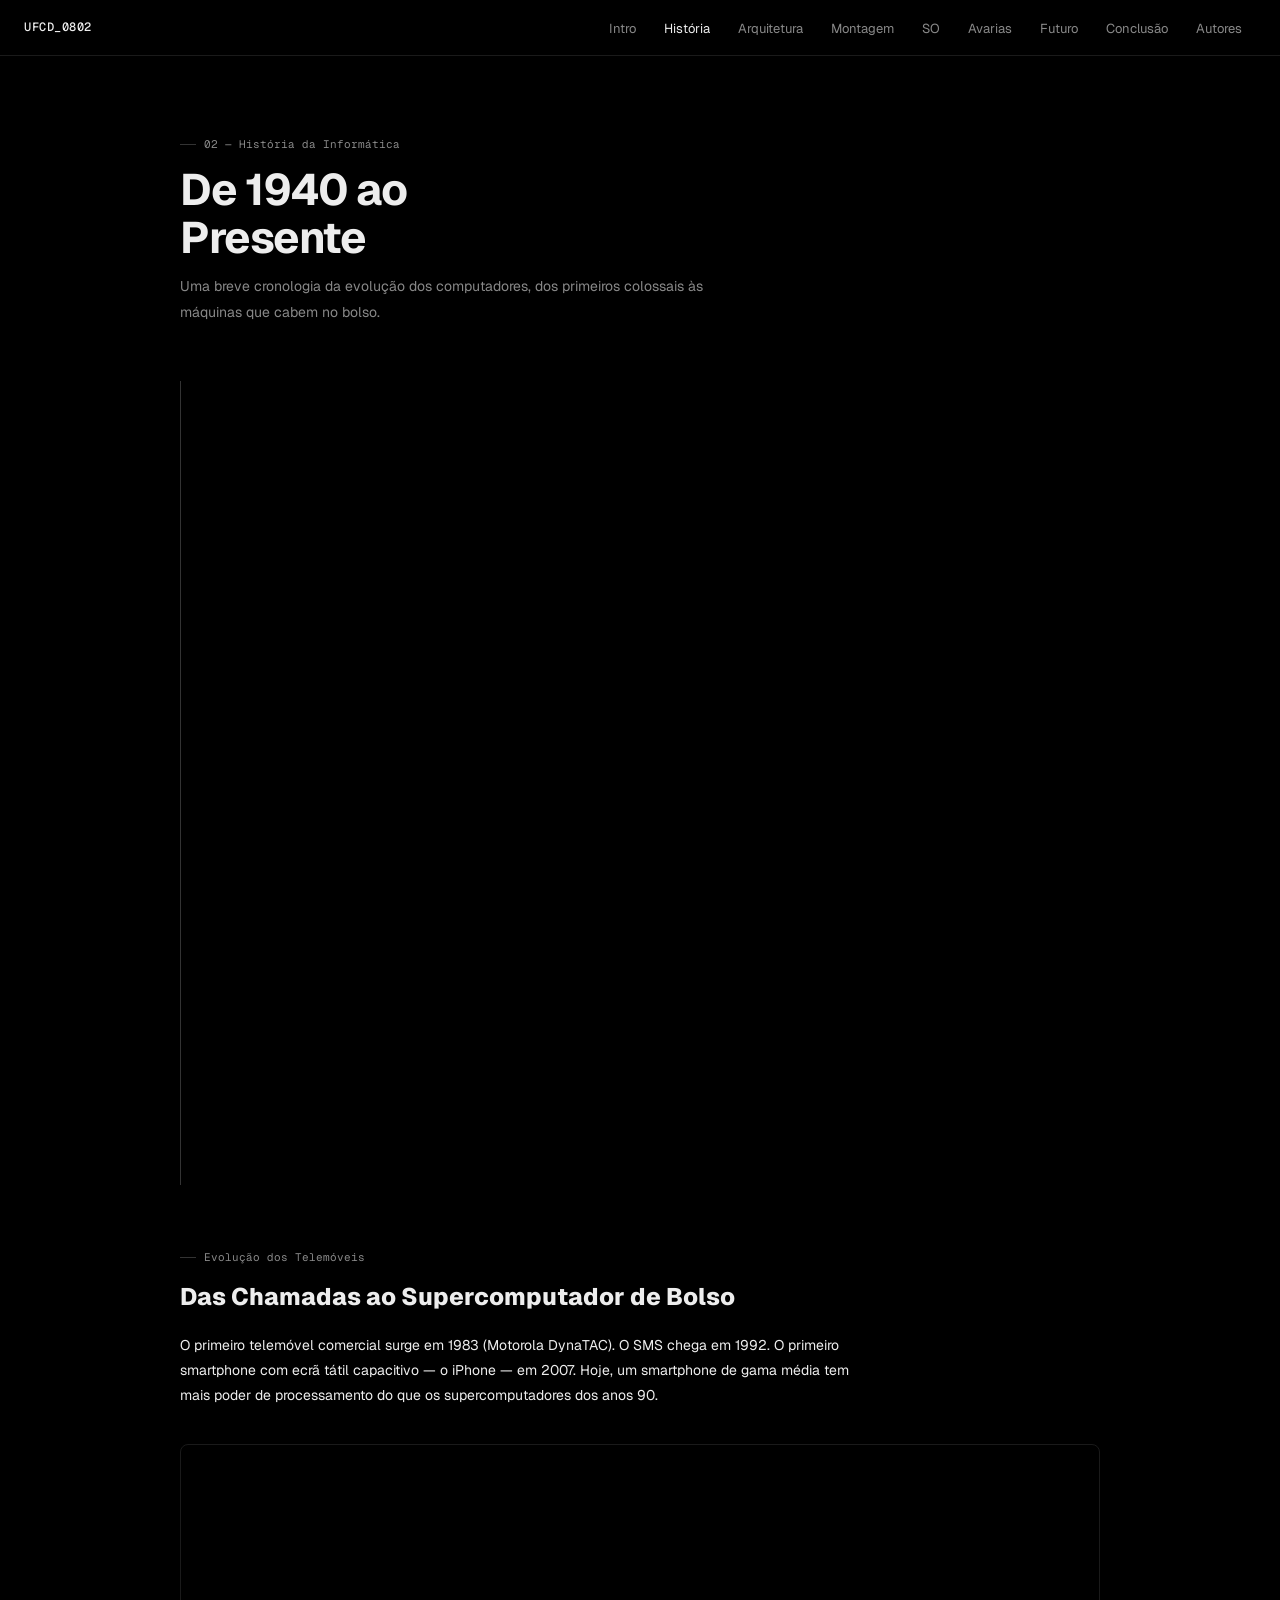
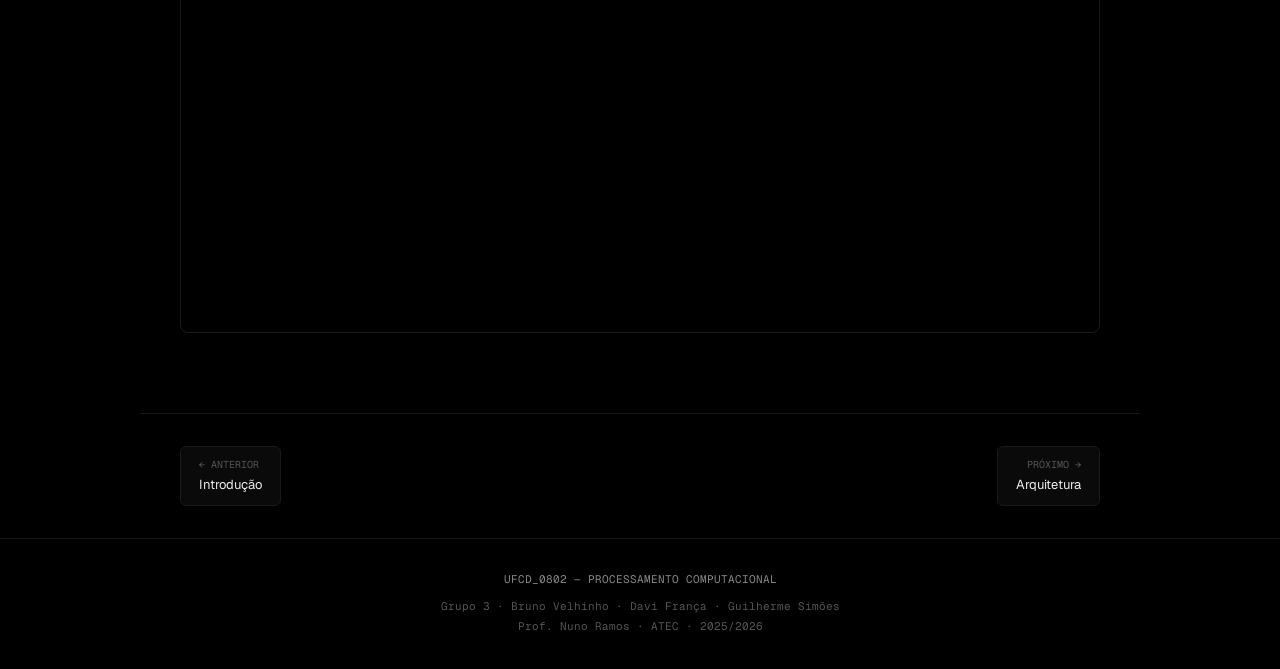
<file: historia.html>
<!DOCTYPE html>
<html lang="pt">
<head>
  <meta charset="UTF-8" />
  <meta name="viewport" content="width=device-width, initial-scale=1.0" />
  <title>UFCD 0802 — História</title>
  <link rel="preconnect" href="https://fonts.googleapis.com">
  <link rel="preconnect" href="https://fonts.gstatic.com" crossorigin>
  <link href="https://fonts.googleapis.com/css2?family=Space+Mono:wght@400;700&family=Syne:wght@400;600;700;800&display=swap" rel="stylesheet">
  <link rel="stylesheet" href="styles.css">
</head>
<body>
  <nav class="site-nav">
    <a href="index.html" class="nav-logo">UFCD_0802</a>
    <ul class="nav-links">
      <!--Body do index, pagina principal --> 
        <li><a href="intro.html">Intro</a></li>
        <li><a href="historia.html" class="active">História</a></li>
        <li><a href="arquitetura.html">Arquitetura</a></li>
        <li><a href="montagem.html">Montagem</a></li>
        <li><a href="so.html">SO</a></li>
        <li><a href="avarias.html">Avarias</a></li>
        <li><a href="outros.html">Futuro</a></li>
        <li><a href="conclusao.html">Conclusão</a></li>
        <li><a href="autores.html">Autores</a></li>
    </ul>
  </nav>

  <div class="page-wrap">

    <section class="bg-1">
      <div class="section-inner">
        <div class="section-label">02 — História da Informática</div>
        <h2 class="section-title">De 1940 ao<br>Presente</h2>
        <p class="section-desc">Uma breve cronologia da evolução dos computadores, dos primeiros colossais às máquinas que cabem no bolso.</p>
        <div class="timeline">
          <div class="tl-item"><div class="tl-dot"></div><div class="tl-year">1945 — 1950s</div><div class="tl-title">Os Primeiros Computadores</div><div class="tl-body">Máquinas como o ENIAC (1945) ocupavam salas inteiras e eram programadas fisicamente através de cabos e interruptores. Utilizavam válvulas termoiónicas e consumiam quantidades enormes de energia. O ENIAC pesava 30 toneladas e continha mais de 18 000 válvulas.</div></div>
          <div class="tl-item"><div class="tl-dot"></div><div class="tl-year">1950s — 1960s</div><div class="tl-title">Era dos Transístores</div><div class="tl-body">A invenção do transístor em 1947 (Bell Labs) revolucionou a eletrónica. Os computadores tornaram-se menores, mais rápidos e mais fiáveis. Surgiram as primeiras linguagens de programação de alto nível como FORTRAN e COBOL.</div></div>
          <div class="tl-item"><div class="tl-dot"></div><div class="tl-year">1970s</div><div class="tl-title">Microprocessadores e o PC</div><div class="tl-body">A Intel lança o 4004, o primeiro microprocessador comercial (1971). Em 1975 surge o Altair 8800, considerado o primeiro computador pessoal. Apple e Microsoft nascem nesta década. O IBM PC (1981) estabelece a arquitetura x86 que domina até hoje.</div></div>
          <div class="tl-item"><div class="tl-dot"></div><div class="tl-year">1980s — 1990s</div><div class="tl-title">Interface Gráfica e Internet</div><div class="tl-body">O Macintosh (1984) populariza a interface gráfica. O Windows 95 marca a democratização do PC. A World Wide Web (1991) e os browsers transformam os computadores em ferramentas de comunicação global. Os processadores passam de 8MHz para centenas de MHz.</div></div>
          <div class="tl-item"><div class="tl-dot"></div><div class="tl-year">2000s</div><div class="tl-title">Multi-core e Mobilidade</div><div class="tl-body">Os processadores atingem o limite de frequência e evoluem para múltiplos núcleos. Os portáteis superam as vendas dos desktops. O iPhone (2007) inaugura a era dos smartphones com arquitetura ARM. SSD começa a substituir o HDD.</div></div>
          <div class="tl-item"><div class="tl-dot"></div><div class="tl-year">2010s — Hoje</div><div class="tl-title">IA, Cloud e ARM</div><div class="tl-body">A computação em nuvem muda o paradigma de armazenamento. A IA e o Machine Learning exigem GPUs cada vez mais poderosas. O Apple M1 (2020) demonstra que ARM pode superar x86 em eficiência energética. Surgem os LLMs e a IA generativa como tecnologia de consumo.</div></div>
        </div>
        <div style="margin-top:64px">
          <div class="section-label">Evolução dos Telemóveis</div>
          <h3 style="font-size:24px;font-weight:800;margin-bottom:16px">Das Chamadas ao Supercomputador de Bolso</h3>
          <p style="color:var(--muted);font-size:14px;max-width:700px;margin-bottom:36px;line-height:1.8">O primeiro telemóvel comercial surge em 1983 (Motorola DynaTAC). O SMS chega em 1992. O primeiro smartphone com ecrã tátil capacitivo — o iPhone — em 2007. Hoje, um smartphone de gama média tem mais poder de processamento do que os supercomputadores dos anos 90.</p>
          <div class="cards-grid">
            <div class="card"><div class="card-icon">📡</div><div class="card-title">1G — Analógico (1980s)</div><div class="card-body">Primeiras redes celulares. Apenas voz analógica. Equipamentos enormes e caros. Motorola DynaTAC pesava quase 1kg.</div><span class="card-tag">VOZ APENAS</span></div>
            <div class="card"><div class="card-icon">💬</div><div class="card-title">2G — Digital + SMS (1990s)</div><div class="card-body">GSM digitaliza as comunicações. Surge o SMS (1992). Novas possibilidades: chamadas mais claras, seguras e baratas. Nokia domina o mercado.</div><span class="card-tag">VOZ + DADOS BÁSICOS</span></div>
            <div class="card"><div class="card-icon">🌐</div><div class="card-title">3G/4G — Internet Móvel</div><div class="card-body">3G (2000s) traz a internet ao telemóvel. 4G LTE (2010s) permite streaming em HD. App stores transformam os telefones em plataformas de software.</div><span class="card-tag">INTERNET RÁPIDA</span></div>
            <div class="card"><div class="card-icon">⚡</div><div class="card-title">5G — Hiperconectividade</div><div class="card-body">Latências abaixo de 1ms. Velocidades de Gbps. Viabiliza IoT, veículos autónomos e cidades inteligentes. ARM domina a arquitetura móvel.</div><span class="card-tag">IOT + EDGE</span></div>
          </div>
        </div>
      </div>
    </section>

    <div class="page-nav">
      <a href="intro.html"><span class="pn-label">← ANTERIOR</span><span class="pn-title">Introdução</span></a>
      <span class="pn-spacer"></span>
      <a href="arquitetura.html"><span class="pn-label" style="text-align:right">PRÓXIMO →</span><span class="pn-title">Arquitetura</span></a>
    </div>
  </div>

  <footer class="site-footer">
    <div class="footer-logo">UFCD_0802 — PROCESSAMENTO COMPUTACIONAL</div>
    <div class="footer-meta">
      Grupo 3 · Bruno Velhinho · Davi França · Guilherme Simões<br>
      Prof. Nuno Ramos · ATEC · 2025/2026
    </div>
  </footer>

  <script src="script.js"></script>
</body>
</html>
</file>
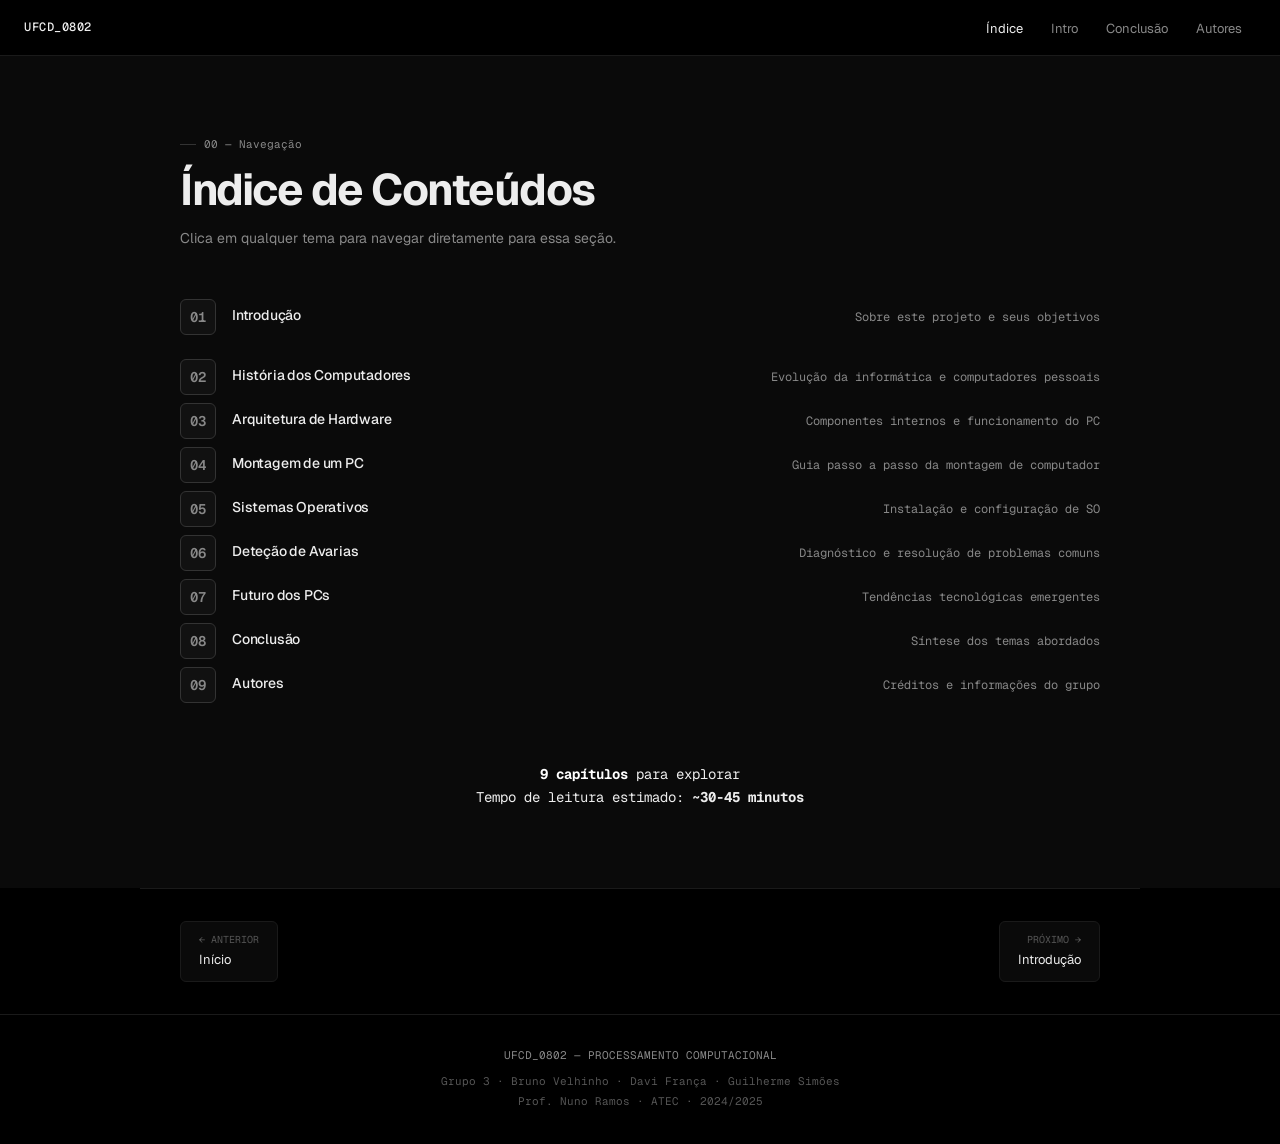
<file: indice.html>
<!DOCTYPE html>
<html lang="pt">
<head>
  <meta charset="UTF-8" />
  <meta name="viewport" content="width=device-width, initial-scale=1.0" />
  <meta name="description" content="Índice completo — UFCD 0802 Processamento Computacional">
  <title>UFCD 0802 — Índice</title>
  <link rel="preconnect" href="https://fonts.googleapis.com">
  <link rel="preconnect" href="https://fonts.gstatic.com" crossorigin>
  <link href="https://fonts.googleapis.com/css2?family=Space+Mono:wght@400;700&family=Syne:wght@400;600;700;800&display=swap" rel="stylesheet">
  <link rel="stylesheet" href="styles.css">
</head>
<body>
  <nav class="site-nav">
    <a href="index.html" class="nav-logo">UFCD_0802</a>
    <ul class="nav-links">
      <!--Body do index, pagina principal --> 
        <li><a href="indice.html" class="active">Índice</a></li>
        <li><a href="intro.html">Intro</a></li>
        <li><a href="conclusao.html">Conclusão</a></li>
        <li><a href="autores.html">Autores</a></li>
    </ul>
  </nav>

  <div class="page-wrap">

    <section class="bg-2">
      <div class="section-inner">
        <div class="section-label">00 — Navegação</div>
        <h2 class="section-title">Índice de Conteúdos</h2>
        <p class="section-desc">Clica em qualquer tema para navegar diretamente para essa seção.</p>
        
        <div class="toc-container">
          <div class="toc-intro">
            <div class="toc-item">
              <a href="intro.html" class="toc-link">
                <span class="toc-number">01</span>
                <span class="toc-title">Introdução</span>
                <span class="toc-desc">Sobre este projeto e seus objetivos</span>
              </a>
            </div>
          </div>

          <div class="toc-main">
            <div class="toc-item">
            <a class="toc-link">
                <span class="toc-number">02</span>
                <span class="toc-title">História dos Computadores</span>
                <span class="toc-desc">Evolução da informática e computadores pessoais</span>
              </a>
            </div>

            <div class="toc-item">
               <a class="toc-link">
                <span class="toc-number">03</span>
                <span class="toc-title">Arquitetura de Hardware</span>
                <span class="toc-desc">Componentes internos e funcionamento do PC</span>
              </a>
            </div>

            <div class="toc-item">
             <a class="toc-link">
                <span class="toc-number">04</span>
                <span class="toc-title">Montagem de um PC</span>
                <span class="toc-desc">Guia passo a passo da montagem de computador</span>
              </a>
            </div>

            <div class="toc-item">
           <a class="toc-link">
                <span class="toc-number">05</span>
                <span class="toc-title">Sistemas Operativos</span>
                <span class="toc-desc">Instalação e configuração de SO</span>
              </a>
            </div>

            <div class="toc-item">
               <a class="toc-link">
                <span class="toc-number">06</span>
                <span class="toc-title">Deteção de Avarias</span>
                <span class="toc-desc">Diagnóstico e resolução de problemas comuns</span>
              </a>
            </div>

            <div class="toc-item">
           <a class="toc-link">
                <span class="toc-number">07</span>
                <span class="toc-title">Futuro dos PCs</span>
                <span class="toc-desc">Tendências tecnológicas emergentes</span>
              </a>
            </div>

            <div class="toc-item">
              <a href="conclusao.html" class="toc-link">
                <span class="toc-number">08</span>
                <span class="toc-title">Conclusão</span>
                <span class="toc-desc">Síntese dos temas abordados</span>
              </a>
            </div>

            <div class="toc-item">
              <a href="autores.html" class="toc-link">
                <span class="toc-number">09</span>
                <span class="toc-title">Autores</span>
                <span class="toc-desc">Créditos e informações do grupo</span>
              </a>
            </div>
          </div>
        </div>

        <div class="toc-progress" style="margin-top: 60px; text-align: center;">
          <p style="color: var(--muted); font-size: 14px; font-family: var(--mono);">
            <strong style="color: var(--accent);">9 capítulos</strong> para explorar<br>
            Tempo de leitura estimado: <strong style="color: var(--text);">~30-45 minutos</strong>
          </p>
        </div>
      </div>
    </section>

    <div class="page-nav">
      <a href="index.html"><span class="pn-label">← ANTERIOR</span><span class="pn-title">Início</span></a>
      <span class="pn-spacer"></span>
      <a href="intro.html"><span class="pn-label" style="text-align:right">PRÓXIMO →</span><span class="pn-title">Introdução</span></a>
    </div>
  </div>

  <footer class="site-footer">
    <div class="footer-logo">UFCD_0802 — PROCESSAMENTO COMPUTACIONAL</div>
    <div class="footer-meta">
      Grupo 3 · Bruno Velhinho · Davi França · Guilherme Simões<br>
      Prof. Nuno Ramos · ATEC · 2024/2025
    </div>
  </footer>

  <script src="script.js"></script>
</body>
</html>
</file>
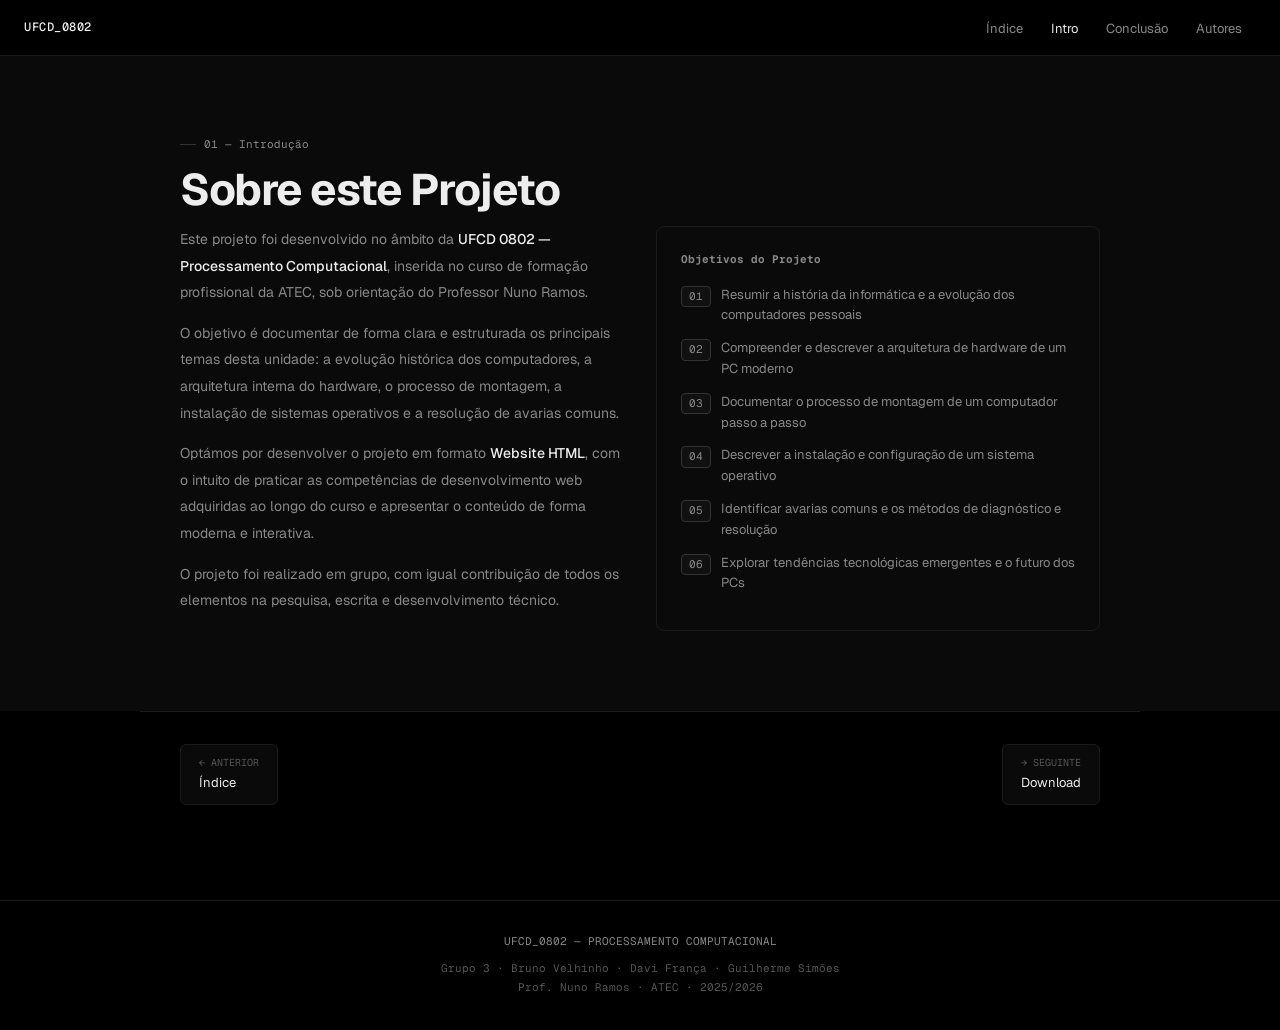
<file: intro.html>
<!DOCTYPE html>
<html lang="pt">
<head>
  <meta charset="UTF-8" />
  <meta name="viewport" content="width=device-width, initial-scale=1.0" />
  <title>UFCD 0802 — Introdução</title>
  <link rel="preconnect" href="https://fonts.googleapis.com">
  <link rel="preconnect" href="https://fonts.gstatic.com" crossorigin>
  <link href="https://fonts.googleapis.com/css2?family=Space+Mono:wght@400;700&family=Syne:wght@400;600;700;800&display=swap" rel="stylesheet">
  <link rel="stylesheet" href="styles.css">
</head>
<body>
  
  <nav class="site-nav">
    <a href="index.html" class="nav-logo">UFCD_0802</a>
    <ul class="nav-links">
        <li><a href="indice.html">Índice</a></li>
        <li><a href="intro.html" class="active">Intro</a></li>
        <li><a href="conclusao.html">Conclusão</a></li>
        <li><a href="autores.html">Autores</a></li>
    </ul>
  </nav>

  <div class="page-wrap">

    <section class="bg-2">
      <div class="section-inner">
        <div class="section-label">01 — Introdução</div>
        <h2 class="section-title">Sobre este Projeto</h2>
        <div class="intro-grid">
          <div class="intro-text">
            <p>Este projeto foi desenvolvido no âmbito da <strong>UFCD 0802 — Processamento Computacional</strong>, inserida no curso de formação profissional da ATEC, sob orientação do Professor Nuno Ramos.</p>
            <p>O objetivo é documentar de forma clara e estruturada os principais temas desta unidade: a evolução histórica dos computadores, a arquitetura interna do hardware, o processo de montagem, a instalação de sistemas operativos e a resolução de avarias comuns.</p>
            <p>Optámos por desenvolver o projeto em formato <strong>Website HTML</strong>, com o intuito de praticar as competências de desenvolvimento web adquiridas ao longo do curso e apresentar o conteúdo de forma moderna e interativa.</p>
            <p>O projeto foi realizado em grupo, com igual contribuição de todos os elementos na pesquisa, escrita e desenvolvimento técnico.</p>
          </div>
          <div class="intro-objectives">
            <h3>Objetivos do Projeto</h3>
            <div class="obj-item"><span class="obj-num">01</span><span>Resumir a história da informática e a evolução dos computadores pessoais</span></div>
            <div class="obj-item"><span class="obj-num">02</span><span>Compreender e descrever a arquitetura de hardware de um PC moderno</span></div>
            <div class="obj-item"><span class="obj-num">03</span><span>Documentar o processo de montagem de um computador passo a passo</span></div>
            <div class="obj-item"><span class="obj-num">04</span><span>Descrever a instalação e configuração de um sistema operativo</span></div>
            <div class="obj-item"><span class="obj-num">05</span><span>Identificar avarias comuns e os métodos de diagnóstico e resolução</span></div>
            <div class="obj-item"><span class="obj-num">06</span><span>Explorar tendências tecnológicas emergentes e o futuro dos PCs</span></div>
          </div>
        </div>
      </div>
    </section>

    <div class="page-nav">
      <a href="indice.html"><span class="pn-label">← ANTERIOR</span><span class="pn-title">Índice</span></a>
      <span class="pn-spacer"></span>
      <a href="computational-processing-site/download.html"><span class="pn-label">→ SEGUINTE</span><span class="pn-title">Download<span></a>
    </div>
  </div>

  <footer class="site-footer">
    <div class="footer-logo">UFCD_0802 — PROCESSAMENTO COMPUTACIONAL</div>
    <div class="footer-meta">
      Grupo 3 · Bruno Velhinho · Davi França · Guilherme Simões<br>
      Prof. Nuno Ramos · ATEC · 2025/2026
    </div>
  </footer>

  <script src="script.js"></script>
</body>
</html>
</file>
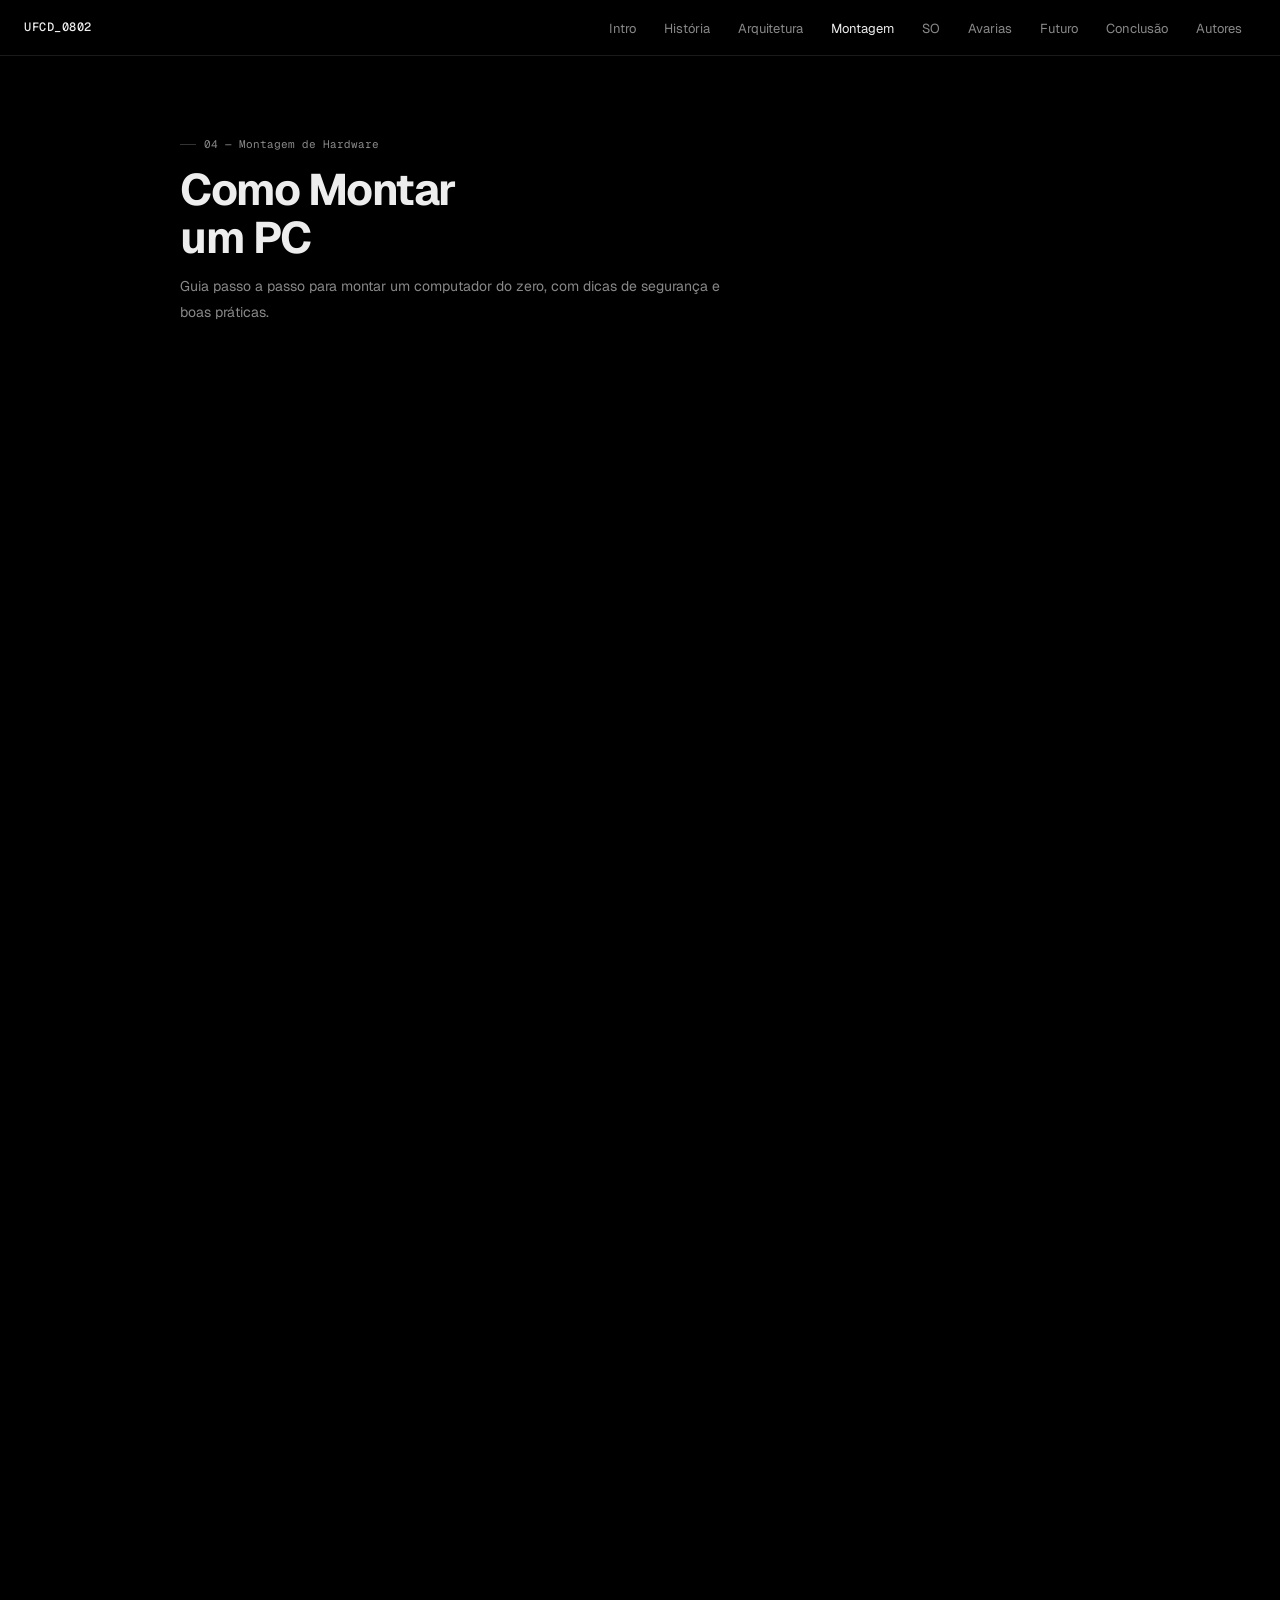
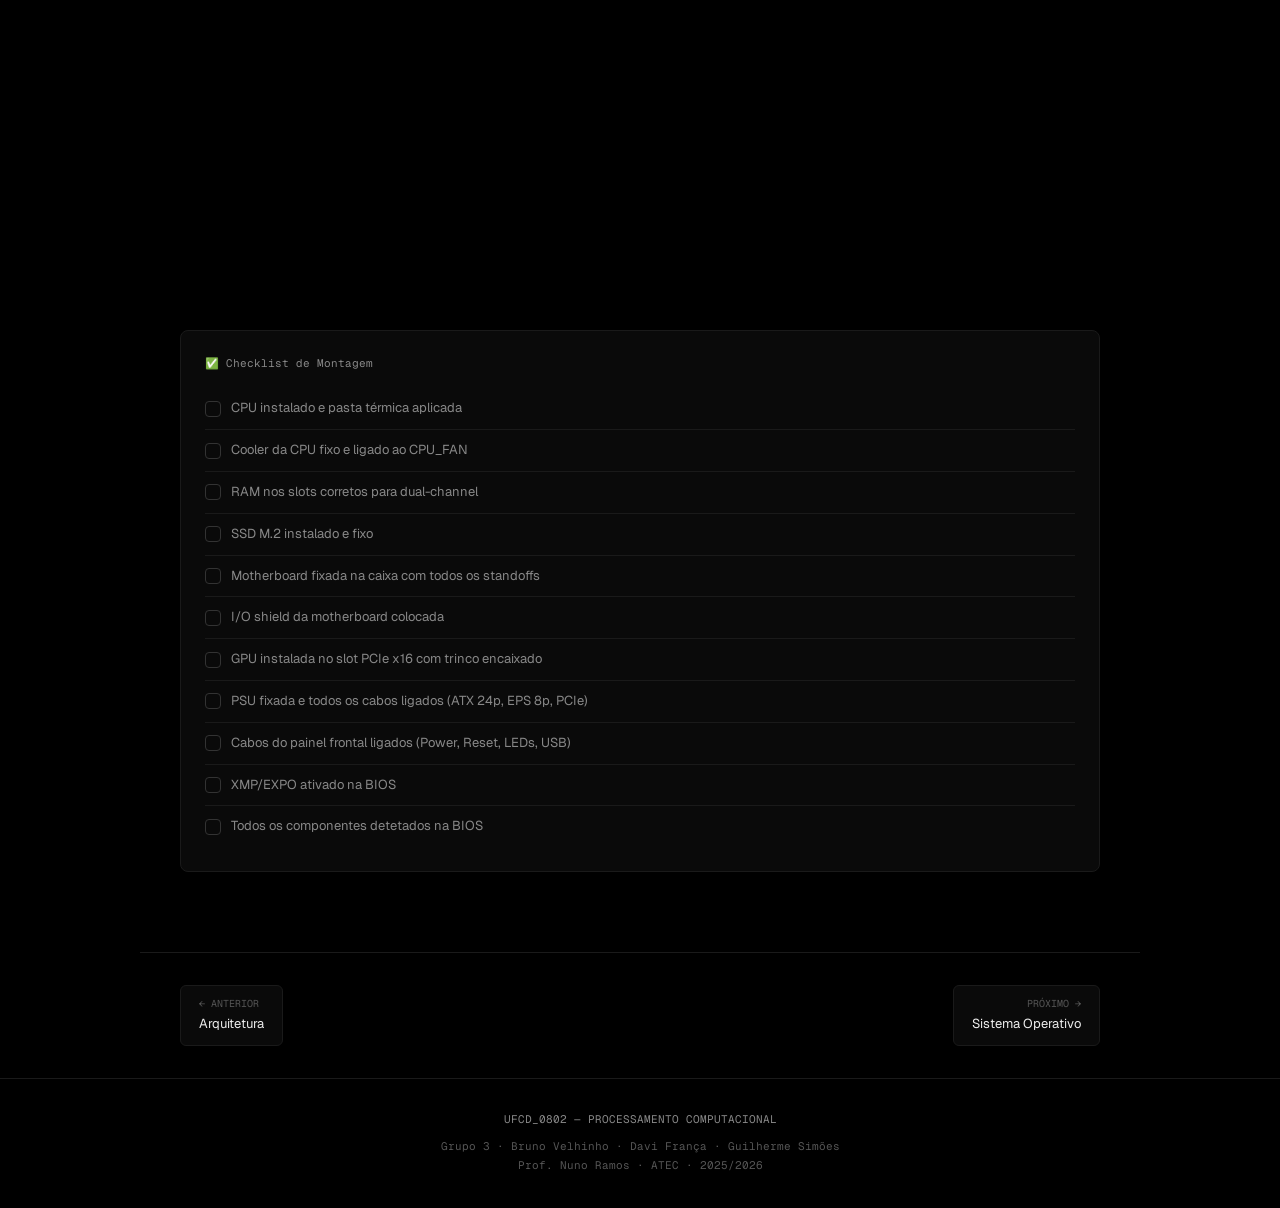
<file: montagem.html>
<!DOCTYPE html>
<html lang="pt">
<head>
  <meta charset="UTF-8" />
  <meta name="viewport" content="width=device-width, initial-scale=1.0" />
  <title>UFCD 0802 — Montagem</title>
  <link rel="preconnect" href="https://fonts.googleapis.com">
  <link rel="preconnect" href="https://fonts.gstatic.com" crossorigin>
  <link href="https://fonts.googleapis.com/css2?family=Space+Mono:wght@400;700&family=Syne:wght@400;600;700;800&display=swap" rel="stylesheet">
  <link rel="stylesheet" href="styles.css">
</head>
<body>
<!--Body do index, pagina principal --> 

  <nav class="site-nav">
    <a href="index.html" class="nav-logo">UFCD_0802</a>
    <ul class="nav-links">
        <li><a href="intro.html">Intro</a></li>
        <li><a href="historia.html">História</a></li>
        <li><a href="arquitetura.html">Arquitetura</a></li>
        <li><a href="montagem.html" class="active">Montagem</a></li>
        <li><a href="so.html">SO</a></li>
        <li><a href="avarias.html">Avarias</a></li>
        <li><a href="outros.html">Futuro</a></li>
        <li><a href="conclusao.html">Conclusão</a></li>
        <li><a href="autores.html">Autores</a></li>
    </ul>
  </nav>

  <div class="page-wrap">

    <section class="bg-1">
      <div class="section-inner">
        <div class="section-label">04 — Montagem de Hardware</div>
        <h2 class="section-title">Como Montar<br>um PC</h2>
        <p class="section-desc">Guia passo a passo para montar um computador do zero, com dicas de segurança e boas práticas.</p>
        <ul class="steps-list">
          <li class="step-item"><div class="step-num-col"><div class="step-num">01</div><div class="step-line"></div></div><div class="step-content"><div class="step-title">Preparação e Segurança</div><div class="step-body">Antes de tocar em qualquer componente, descarrega a eletricidade estática usando uma pulseira antiestática ou tocando numa superfície metálica não pintada. Trabalha numa mesa limpa, seca e bem iluminada. Retira todos os componentes das embalagens e verifica se existem peças em falta ou danificadas.</div><div class="step-tip">Nunca montes sobre carpete — a eletricidade estática pode destruir componentes silenciosamente.</div></div></li>
          <li class="step-item"><div class="step-num-col"><div class="step-num">02</div><div class="step-line"></div></div><div class="step-content"><div class="step-title">Instalar o CPU na Motherboard</div><div class="step-body">Abre o socket do CPU (alavanca LGA ou ZIF). Alinha os triângulos de orientação do processador com o socket. Baixa a alavanca sem forçar — o CPU assenta pelo peso. Nunca toca nos pinos (LGA: pinos no socket; AM5: no CPU). Aplica pasta térmica em cruz ou em ponto central.</div><div class="step-tip">LGA (Intel) tem pinos no socket. AM5 (AMD) tem pinos no processador. Nunca forces.</div></div></li>
          <li class="step-item"><div class="step-num-col"><div class="step-num">03</div><div class="step-line"></div></div><div class="step-content"><div class="step-title">Instalar o Cooler da CPU</div><div class="step-body">Monta o backplate traseiro (se necessário). Encaixa o cooler sobre o CPU e fixa com os parafusos em padrão cruzado para distribuir a pressão uniformemente. Liga o cabo do cooler ao conector CPU_FAN da motherboard.</div><div class="step-tip">Aperta os parafusos em diagonal (X), nunca em círculo — para pressão uniforme.</div></div></li>
          <li class="step-item"><div class="step-num-col"><div class="step-num">04</div><div class="step-line"></div></div><div class="step-content"><div class="step-title">Instalar a RAM</div><div class="step-body">Consulta o manual da motherboard para os slots recomendados para dual-channel (geralmente A2 e B2). Abre as patilhas laterais dos slots, alinha a memória com a ranhura (é assimétrica) e prime firmemente até ouvires o clique. Dual-channel praticamente duplica a largura de banda.</div><div class="step-tip">Para dual channel, usa slots A2+B2 (normalmente os slots 2 e 4). Consulta o manual.</div></div></li>
          <li class="step-item"><div class="step-num-col"><div class="step-num">05</div><div class="step-line"></div></div><div class="step-content"><div class="step-title">Instalar o SSD M.2 / NVMe</div><div class="step-body">Localiza o slot M.2 na motherboard (geralmente coberto por heatsink). Remove o heatsink, insere o SSD em ângulo de 30° e prime até baixar. Fixa com o parafuso. Reinstala o heatsink. O slot M.2 principal está tipicamente ligado diretamente ao CPU para máxima velocidade.</div><div class="step-tip">M.2 NVMe é até 7x mais rápido que SATA. Usa sempre o slot mais próximo do CPU.</div></div></li>
          <li class="step-item"><div class="step-num-col"><div class="step-num">06</div><div class="step-line"></div></div><div class="step-content"><div class="step-title">Instalar a Motherboard na Caixa</div><div class="step-body">Coloca a chapa I/O shield na caixa. Alinha os orifícios da motherboard com as colunas (standoffs) da caixa. Parafusa em padrão cruzado, sem apertar demasiado para não dobrar a PCB. Liga os cabos do painel frontal (power button, reset, LEDs, USB, áudio).</div><div class="step-tip">Verifica se todas as colunas (standoffs) estão instaladas antes de colocar a motherboard.</div></div></li>
          <li class="step-item"><div class="step-num-col"><div class="step-num">07</div><div class="step-line"></div></div><div class="step-content"><div class="step-title">Instalar a GPU</div><div class="step-body">Remove as tampas dos slots PCIe traseiros. Encaixa a GPU no slot PCIe x16 principal (mais próximo do CPU). Prime até ouvir o clique do trinco. Fixa com parafusos. Liga os cabos de alimentação PCIe da PSU (6+2 pinos ou 16 pinos para GPUs modernas).</div><div class="step-tip">GPUs modernas com 3 slots ocupam espaço físico. Verifica a altura disponível na caixa antes de comprar.</div></div></li>
          <li class="step-item"><div class="step-num-col"><div class="step-num">08</div><div class="step-line"></div></div><div class="step-content"><div class="step-title">Instalar a PSU e Cablar</div><div class="step-body">Monta a PSU na caixa (ventilador para baixo se houver abertura). Liga: ATX 24 pinos (motherboard), EPS 8 pinos (CPU), PCIe para GPU, SATA para periféricos. Organiza os cabos pelo interior para facilitar o fluxo de ar e fechar a caixa.</div><div class="step-tip">Cable management não é só estética — melhora o fluxo de ar e reduz temperaturas.</div></div></li>
          <li class="step-item"><div class="step-num-col"><div class="step-num">09</div><div class="step-line"></div></div><div class="step-content"><div class="step-title">Primeiro Arranque e BIOS</div><div class="step-body">Liga o PC e entra na BIOS (tecla DEL ou F2 no arranque). Verifica se todos os componentes são detetados: CPU, RAM (velocidade correta), SSD. Ativa o perfil XMP/EXPO para a RAM correr à velocidade nominal. Configura a ordem de boot. Guarda e reinicia.</div><div class="step-tip">Ativa sempre XMP/EXPO na BIOS — por defeito a RAM corre abaixo da velocidade nominal.</div></div></li>
        </ul>
        <div class="checklist">
          <h3>✅ Checklist de Montagem</h3>
          <div class="check-item"><div class="check-box"></div>CPU instalado e pasta térmica aplicada</div>
          <div class="check-item"><div class="check-box"></div>Cooler da CPU fixo e ligado ao CPU_FAN</div>
          <div class="check-item"><div class="check-box"></div>RAM nos slots corretos para dual-channel</div>
          <div class="check-item"><div class="check-box"></div>SSD M.2 instalado e fixo</div>
          <div class="check-item"><div class="check-box"></div>Motherboard fixada na caixa com todos os standoffs</div>
          <div class="check-item"><div class="check-box"></div>I/O shield da motherboard colocada</div>
          <div class="check-item"><div class="check-box"></div>GPU instalada no slot PCIe x16 com trinco encaixado</div>
          <div class="check-item"><div class="check-box"></div>PSU fixada e todos os cabos ligados (ATX 24p, EPS 8p, PCIe)</div>
          <div class="check-item"><div class="check-box"></div>Cabos do painel frontal ligados (Power, Reset, LEDs, USB)</div>
          <div class="check-item"><div class="check-box"></div>XMP/EXPO ativado na BIOS</div>
          <div class="check-item"><div class="check-box"></div>Todos os componentes detetados na BIOS</div>
        </div>
      </div>
    </section>

    <div class="page-nav">
      <a href="arquitetura.html"><span class="pn-label">← ANTERIOR</span><span class="pn-title">Arquitetura</span></a>
      <span class="pn-spacer"></span>
      <a href="so.html"><span class="pn-label" style="text-align:right">PRÓXIMO →</span><span class="pn-title">Sistema Operativo</span></a>
    </div>
  </div>

  <footer class="site-footer">
    <div class="footer-logo">UFCD_0802 — PROCESSAMENTO COMPUTACIONAL</div>
    <div class="footer-meta">
      Grupo 3 · Bruno Velhinho · Davi França · Guilherme Simões<br>
      Prof. Nuno Ramos · ATEC · 2025/2026
    </div>
  </footer>

  <script src="script.js"></script>
</body>
</html>
</file>
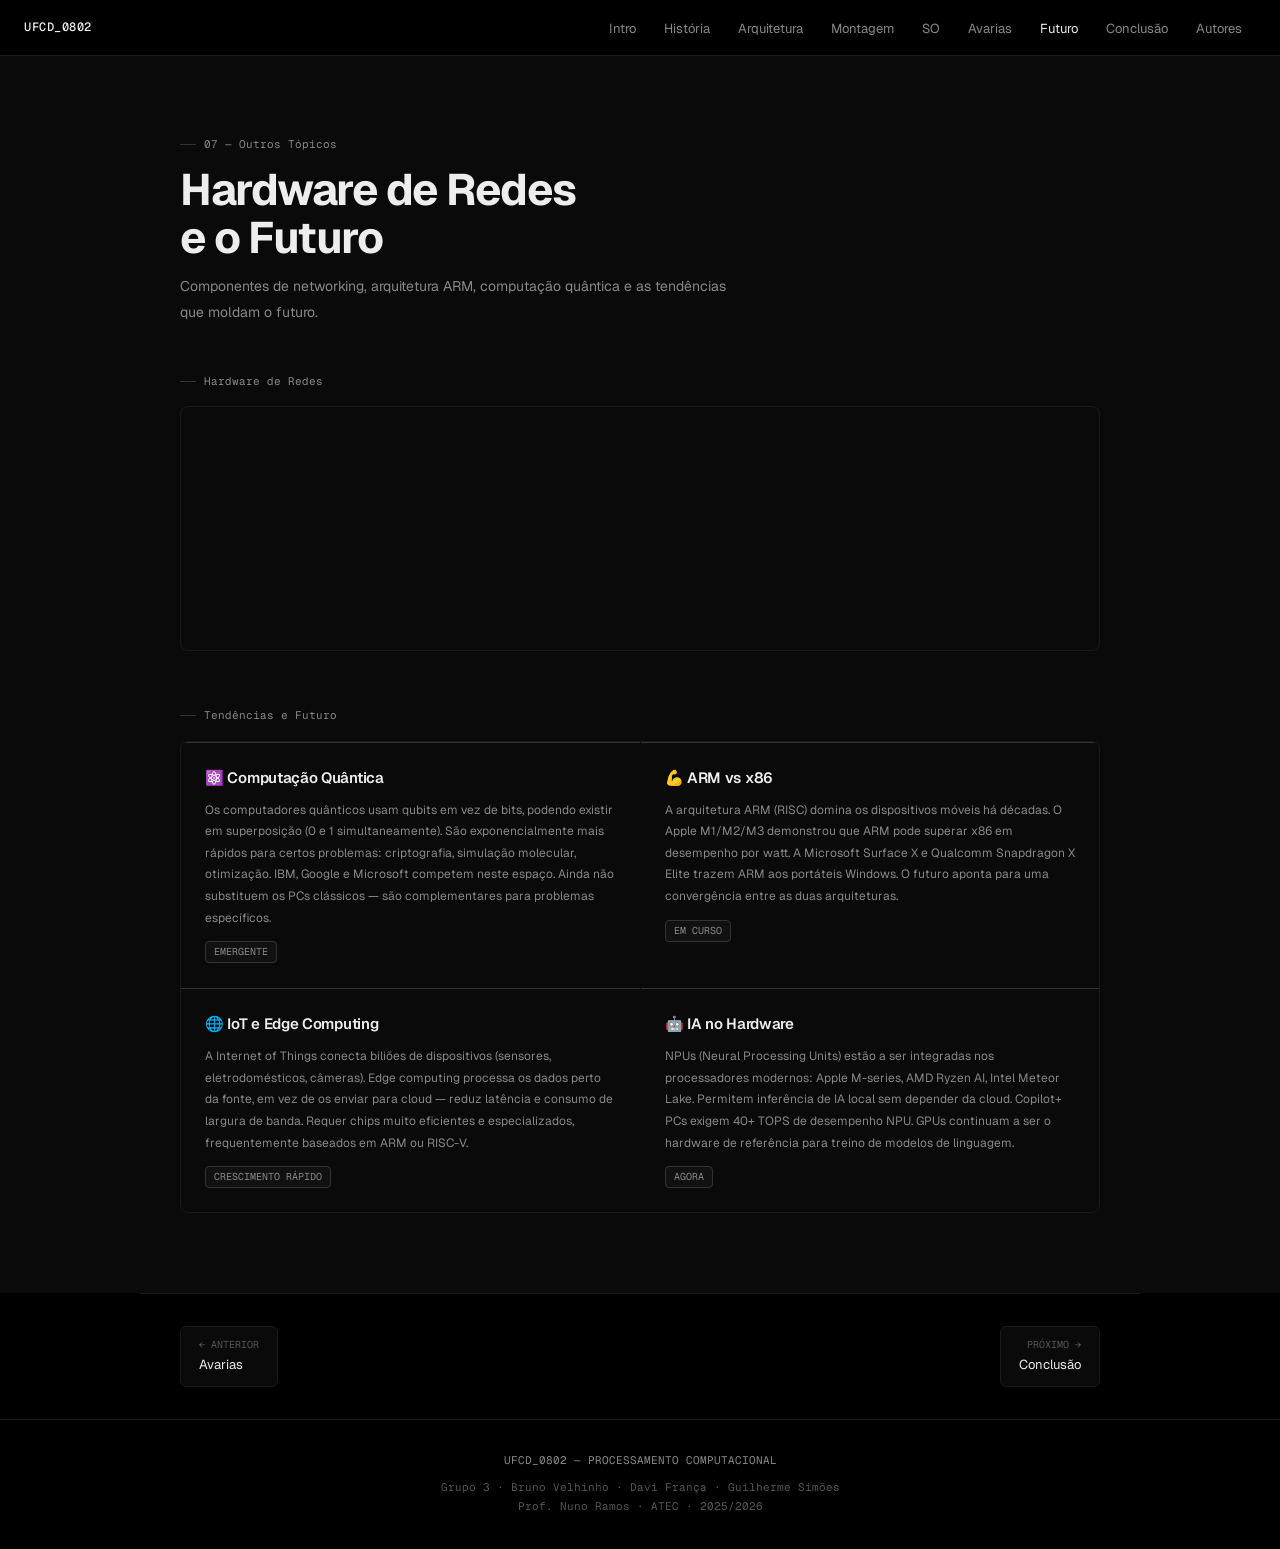
<file: outros.html>
<!DOCTYPE html>
<html lang="pt">
<head>
  <meta charset="UTF-8" />
  <meta name="viewport" content="width=device-width, initial-scale=1.0" />
  <title>UFCD 0802 — Outros Tópicos</title>
  <link rel="preconnect" href="https://fonts.googleapis.com">
  <link rel="preconnect" href="https://fonts.gstatic.com" crossorigin>
  <link href="https://fonts.googleapis.com/css2?family=Space+Mono:wght@400;700&family=Syne:wght@400;600;700;800&display=swap" rel="stylesheet">
  <link rel="stylesheet" href="styles.css">
</head>
<body>
<!--Body do index, pagina principal --> 

  <nav class="site-nav">
    <a href="index.html" class="nav-logo">UFCD_0802</a>
    <ul class="nav-links">
        <li><a href="intro.html">Intro</a></li>
        <li><a href="historia.html">História</a></li>
        <li><a href="arquitetura.html">Arquitetura</a></li>
        <li><a href="montagem.html">Montagem</a></li>
        <li><a href="so.html">SO</a></li>
        <li><a href="avarias.html">Avarias</a></li>
        <li><a href="outros.html" class="active">Futuro</a></li>
        <li><a href="conclusao.html">Conclusão</a></li>
        <li><a href="autores.html">Autores</a></li>
    </ul>
  </nav>

  <div class="page-wrap">

    <section class="bg-2">
      <div class="section-inner">
        <div class="section-label">07 — Outros Tópicos</div>
        <h2 class="section-title">Hardware de Redes<br>e o Futuro</h2>
        <p class="section-desc">Componentes de networking, arquitetura ARM, computação quântica e as tendências que moldam o futuro.</p>
        <div class="section-label" style="margin-bottom:16px">Hardware de Redes</div>
        <div class="cards-grid" style="margin-bottom:56px">
          <div class="card"><div class="card-icon">🔌</div><div class="card-title">Placa de Rede (NIC)</div><div class="card-body">Permite a ligação à rede local. As placas modernas suportam 2.5GbE ou 10GbE. Wi-Fi 6E e Wi-Fi 7 oferecem velocidades gigabit sem fios com baixa latência.</div><span class="card-tag">LAYER 2</span></div>
          <div class="card"><div class="card-icon">🔀</div><div class="card-title">Switch</div><div class="card-body">Liga múltiplos dispositivos numa rede local. Opera na camada 2 (MAC addresses). Switches gerenciados permitem VLANs, QoS e monitorização de tráfego.</div><span class="card-tag">LAN</span></div>
          <div class="card"><div class="card-icon">📶</div><div class="card-title">Router</div><div class="card-body">Liga redes diferentes (LAN ↔ WAN/Internet). Opera na camada 3 (IPs). O router doméstico combina router, switch e ponto de acesso Wi-Fi numa única caixa.</div><span class="card-tag">LAYER 3</span></div>
        </div>
        <div class="section-label" style="margin-bottom:16px">Tendências e Futuro</div>
        <div class="future-grid">
          <div class="future-card"><h3>⚛️ Computação Quântica</h3><p>Os computadores quânticos usam qubits em vez de bits, podendo existir em superposição (0 e 1 simultaneamente). São exponencialmente mais rápidos para certos problemas: criptografia, simulação molecular, otimização. IBM, Google e Microsoft competem neste espaço. Ainda não substituem os PCs clássicos — são complementares para problemas específicos.</p><span class="future-tag">EMERGENTE</span></div>
          <div class="future-card"><h3>💪 ARM vs x86</h3><p>A arquitetura ARM (RISC) domina os dispositivos móveis há décadas. O Apple M1/M2/M3 demonstrou que ARM pode superar x86 em desempenho por watt. A Microsoft Surface X e Qualcomm Snapdragon X Elite trazem ARM aos portáteis Windows. O futuro aponta para uma convergência entre as duas arquiteturas.</p><span class="future-tag">EM CURSO</span></div>
          <div class="future-card"><h3>🌐 IoT e Edge Computing</h3><p>A Internet of Things conecta biliões de dispositivos (sensores, eletrodomésticos, câmeras). Edge computing processa os dados perto da fonte, em vez de os enviar para cloud — reduz latência e consumo de largura de banda. Requer chips muito eficientes e especializados, frequentemente baseados em ARM ou RISC-V.</p><span class="future-tag">CRESCIMENTO RÁPIDO</span></div>
          <div class="future-card"><h3>🤖 IA no Hardware</h3><p>NPUs (Neural Processing Units) estão a ser integradas nos processadores modernos: Apple M-series, AMD Ryzen AI, Intel Meteor Lake. Permitem inferência de IA local sem depender da cloud. Copilot+ PCs exigem 40+ TOPS de desempenho NPU. GPUs continuam a ser o hardware de referência para treino de modelos de linguagem.</p><span class="future-tag">AGORA</span></div>
        </div>
      </div>
    </section>

    <div class="page-nav">
      <a href="avarias.html"><span class="pn-label">← ANTERIOR</span><span class="pn-title">Avarias</span></a>
      <span class="pn-spacer"></span>
      <a href="conclusao.html"><span class="pn-label" style="text-align:right">PRÓXIMO →</span><span class="pn-title">Conclusão</span></a>
    </div>
  </div>

  <footer class="site-footer">
    <div class="footer-logo">UFCD_0802 — PROCESSAMENTO COMPUTACIONAL</div>
    <div class="footer-meta">
      Grupo 3 · Bruno Velhinho · Davi França · Guilherme Simões<br>
      Prof. Nuno Ramos · ATEC · 2025/2026
    </div>
  </footer>

  <script src="script.js"></script>
</body>
</html>
</file>
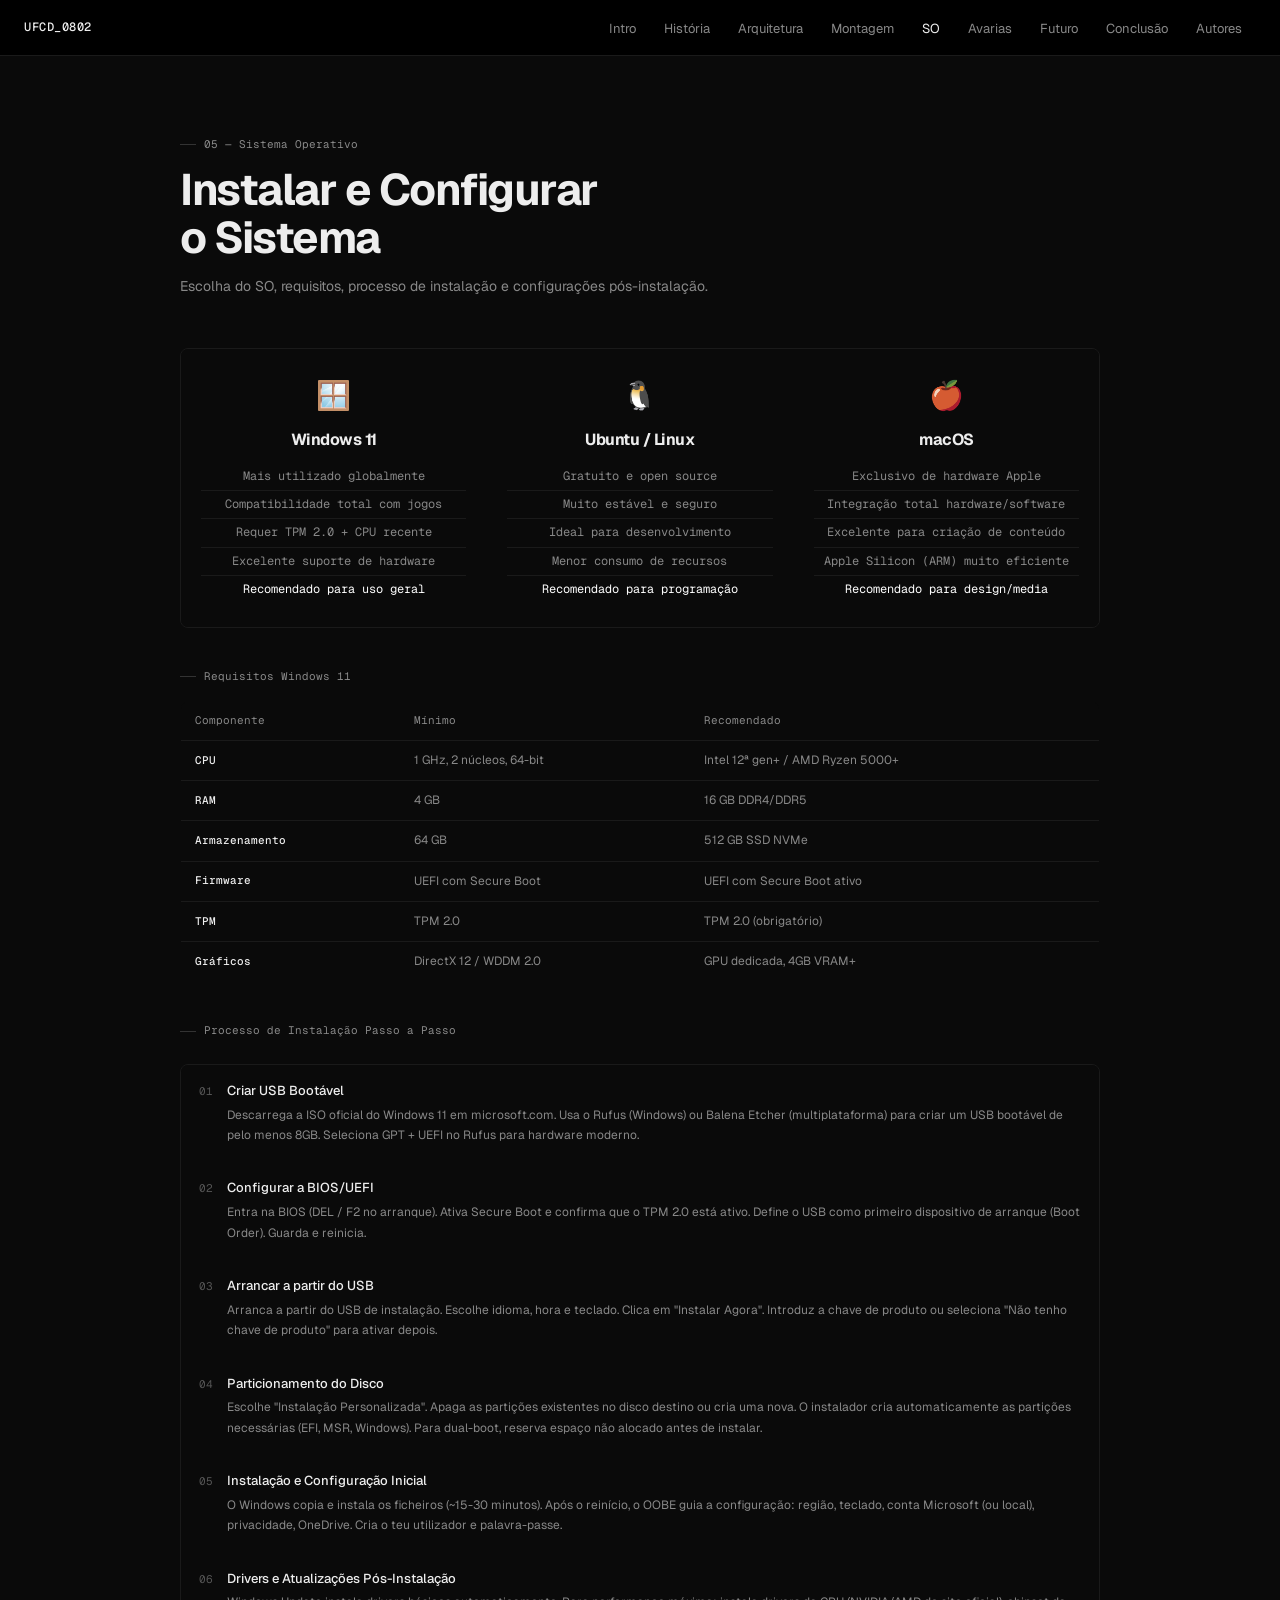
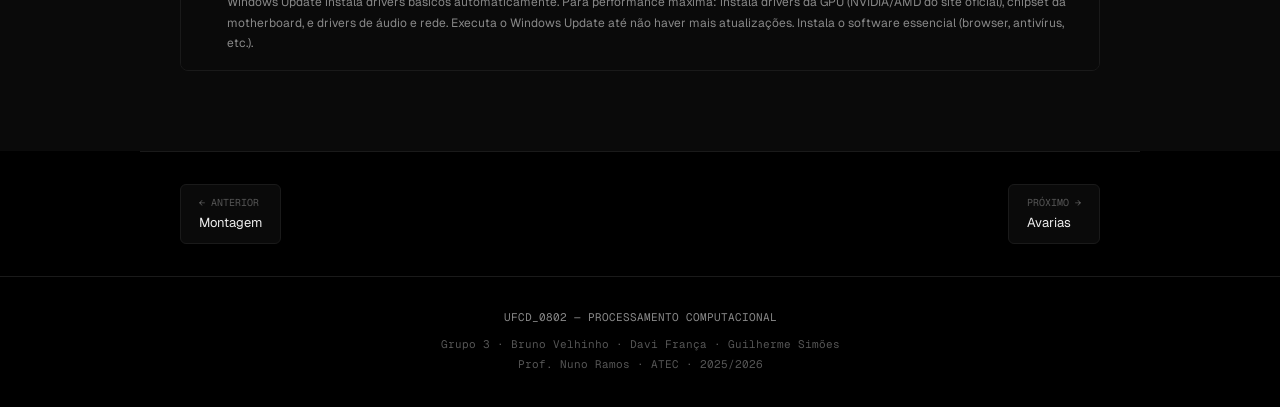
<file: so.html>
<!DOCTYPE html>
<html lang="pt">
<head>
  <meta charset="UTF-8" />
  <meta name="viewport" content="width=device-width, initial-scale=1.0" />
  <title>UFCD 0802 — Sistema Operativo</title>
  <link rel="preconnect" href="https://fonts.googleapis.com">
  <link rel="preconnect" href="https://fonts.gstatic.com" crossorigin>
  <link href="https://fonts.googleapis.com/css2?family=Space+Mono:wght@400;700&family=Syne:wght@400;600;700;800&display=swap" rel="stylesheet">
  <link rel="stylesheet" href="styles.css">
</head>
<body>
<!--Body do index, pagina principal --> 

  <nav class="site-nav">
    <a href="index.html" class="nav-logo">UFCD_0802</a>
    <ul class="nav-links">
        <li><a href="intro.html">Intro</a></li>
        <li><a href="historia.html">História</a></li>
        <li><a href="arquitetura.html">Arquitetura</a></li>
        <li><a href="montagem.html">Montagem</a></li>
        <li><a href="so.html" class="active">SO</a></li>
        <li><a href="avarias.html">Avarias</a></li>
        <li><a href="outros.html">Futuro</a></li>
        <li><a href="conclusao.html">Conclusão</a></li>
        <li><a href="autores.html">Autores</a></li>
    </ul>
  </nav>

  <div class="page-wrap">

    <section class="bg-2">
      <div class="section-inner">
        <div class="section-label">05 — Sistema Operativo</div>
        <h2 class="section-title">Instalar e Configurar<br>o Sistema</h2>
        <p class="section-desc">Escolha do SO, requisitos, processo de instalação e configurações pós-instalação.</p>
        <div class="os-compare">
          <div class="os-card"><div class="os-icon">🪟</div><div class="os-name">Windows 11</div><div class="os-feature">Mais utilizado globalmente</div><div class="os-feature">Compatibilidade total com jogos</div><div class="os-feature">Requer TPM 2.0 + CPU recente</div><div class="os-feature">Excelente suporte de hardware</div><div class="os-feature" style="color:var(--accent)">Recomendado para uso geral</div></div>
          <div class="os-card"><div class="os-icon">🐧</div><div class="os-name">Ubuntu / Linux</div><div class="os-feature">Gratuito e open source</div><div class="os-feature">Muito estável e seguro</div><div class="os-feature">Ideal para desenvolvimento</div><div class="os-feature">Menor consumo de recursos</div><div class="os-feature" style="color:var(--accent)">Recomendado para programação</div></div>
          <div class="os-card"><div class="os-icon">🍎</div><div class="os-name">macOS</div><div class="os-feature">Exclusivo de hardware Apple</div><div class="os-feature">Integração total hardware/software</div><div class="os-feature">Excelente para criação de conteúdo</div><div class="os-feature">Apple Silicon (ARM) muito eficiente</div><div class="os-feature" style="color:var(--accent)">Recomendado para design/media</div></div>
        </div>
        <div class="section-label" style="margin-bottom:16px">Requisitos Windows 11</div>
        <table class="req-table">
          <thead><tr><th>Componente</th><th>Mínimo</th><th>Recomendado</th></tr></thead>
          <tbody><tr><td>CPU</td><td>1 GHz, 2 núcleos, 64-bit</td><td>Intel 12ª gen+ / AMD Ryzen 5000+</td></tr><tr><td>RAM</td><td>4 GB</td><td>16 GB DDR4/DDR5</td></tr><tr><td>Armazenamento</td><td>64 GB</td><td>512 GB SSD NVMe</td></tr><tr><td>Firmware</td><td>UEFI com Secure Boot</td><td>UEFI com Secure Boot ativo</td></tr><tr><td>TPM</td><td>TPM 2.0</td><td>TPM 2.0 (obrigatório)</td></tr><tr><td>Gráficos</td><td>DirectX 12 / WDDM 2.0</td><td>GPU dedicada, 4GB VRAM+</td></tr></tbody>
        </table>
        <div class="section-label" style="margin-bottom:16px;margin-top:40px">Processo de Instalação Passo a Passo</div>
        <div class="install-steps">
          <div class="install-step"><div class="install-step-num">01</div><div class="install-step-content"><h4>Criar USB Bootável</h4><p>Descarrega a ISO oficial do Windows 11 em microsoft.com. Usa o Rufus (Windows) ou Balena Etcher (multiplataforma) para criar um USB bootável de pelo menos 8GB. Seleciona GPT + UEFI no Rufus para hardware moderno.</p></div></div>
          <div class="install-step"><div class="install-step-num">02</div><div class="install-step-content"><h4>Configurar a BIOS/UEFI</h4><p>Entra na BIOS (DEL / F2 no arranque). Ativa Secure Boot e confirma que o TPM 2.0 está ativo. Define o USB como primeiro dispositivo de arranque (Boot Order). Guarda e reinicia.</p></div></div>
          <div class="install-step"><div class="install-step-num">03</div><div class="install-step-content"><h4>Arrancar a partir do USB</h4><p>Arranca a partir do USB de instalação. Escolhe idioma, hora e teclado. Clica em "Instalar Agora". Introduz a chave de produto ou seleciona "Não tenho chave de produto" para ativar depois.</p></div></div>
          <div class="install-step"><div class="install-step-num">04</div><div class="install-step-content"><h4>Particionamento do Disco</h4><p>Escolhe "Instalação Personalizada". Apaga as partições existentes no disco destino ou cria uma nova. O instalador cria automaticamente as partições necessárias (EFI, MSR, Windows). Para dual-boot, reserva espaço não alocado antes de instalar.</p></div></div>
          <div class="install-step"><div class="install-step-num">05</div><div class="install-step-content"><h4>Instalação e Configuração Inicial</h4><p>O Windows copia e instala os ficheiros (~15-30 minutos). Após o reinício, o OOBE guia a configuração: região, teclado, conta Microsoft (ou local), privacidade, OneDrive. Cria o teu utilizador e palavra-passe.</p></div></div>
          <div class="install-step"><div class="install-step-num">06</div><div class="install-step-content"><h4>Drivers e Atualizações Pós-Instalação</h4><p>Windows Update instala drivers básicos automaticamente. Para performance máxima: instala drivers da GPU (NVIDIA/AMD do site oficial), chipset da motherboard, e drivers de áudio e rede. Executa o Windows Update até não haver mais atualizações. Instala o software essencial (browser, antivírus, etc.).</p></div></div>
        </div>
      </div>
    </section>

    <div class="page-nav">
      <a href="montagem.html"><span class="pn-label">← ANTERIOR</span><span class="pn-title">Montagem</span></a>
      <span class="pn-spacer"></span>
      <a href="avarias.html"><span class="pn-label" style="text-align:right">PRÓXIMO →</span><span class="pn-title">Avarias</span></a>
    </div>
  </div>

  <footer class="site-footer">
    <div class="footer-logo">UFCD_0802 — PROCESSAMENTO COMPUTACIONAL</div>
    <div class="footer-meta">
      Grupo 3 · Bruno Velhinho · Davi França · Guilherme Simões<br>
      Prof. Nuno Ramos · ATEC · 2025/2026
  </footer>

  <script src="script.js"></script>
</body>
</html>
</file>
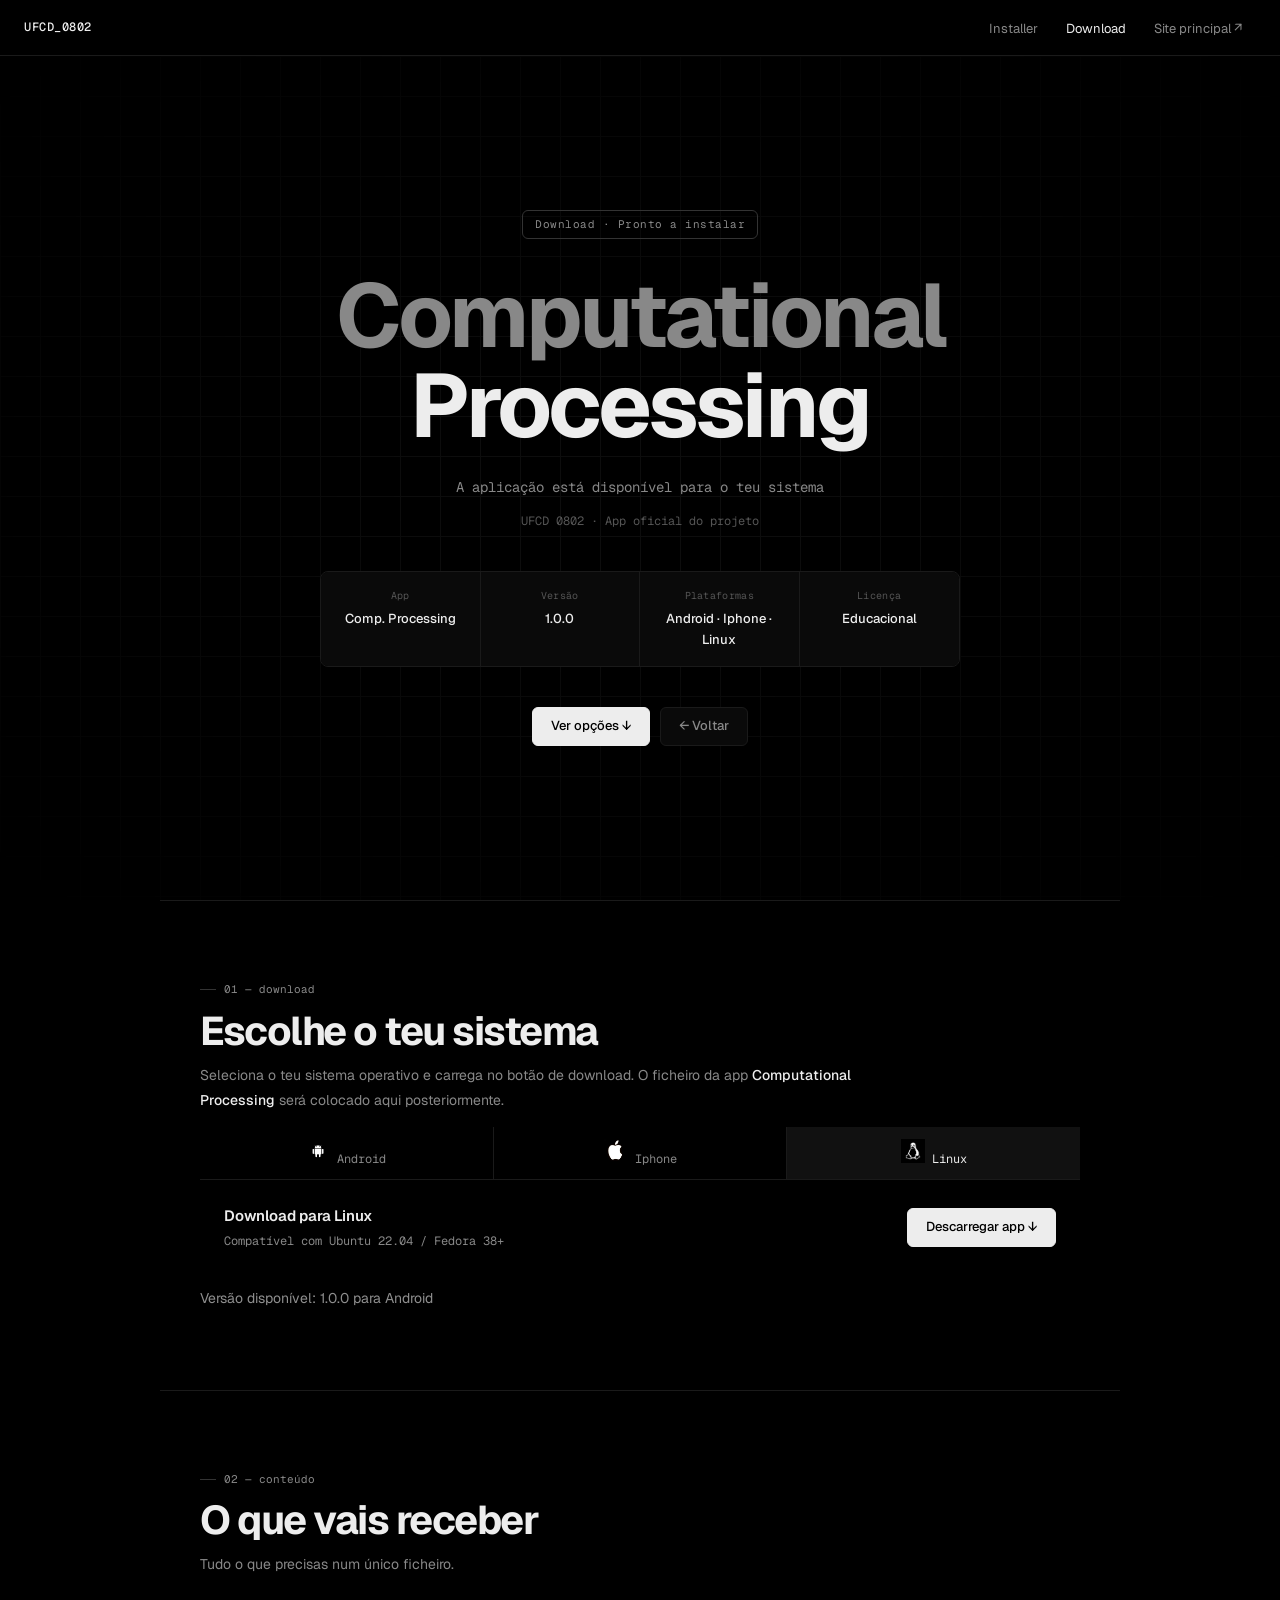
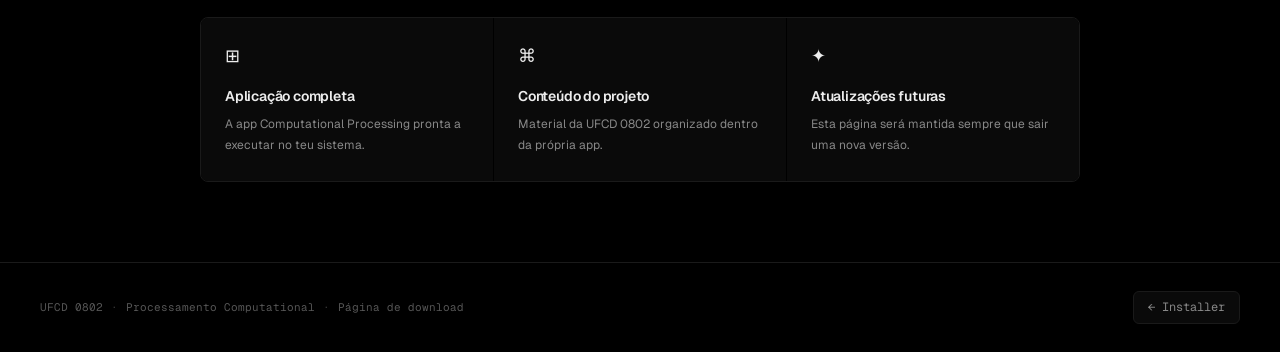
<file: computational-processing-site/download (1).html>
<!DOCTYPE html>
<html lang="pt">
  <head>
    <meta charset="UTF-8" />
    <meta name="viewport" content="width=device-width, initial-scale=1.0" />
    <title>Download — Computational Processing</title>
    <meta name="description" content="A app Computational Processing está pronta para download." />
    <link rel="preconnect" href="https://fonts.googleapis.com" />
    <link rel="preconnect" href="https://fonts.gstatic.com" crossorigin />
    <link href="https://fonts.googleapis.com/css2?family=Geist:wght@100..900&family=Geist+Mono:wght@100..900&display=swap" rel="stylesheet" />
    <link rel="stylesheet" href="./style.css" />
  </head>
  <body>

    <nav class="site-nav">
      <span class="nav-logo">UFCD_0802</span>
      <ul class="nav-links" id="navLinks">
        <li><a href="./index.html">Installer</a></li>
        <li><a href="./download.html" class="active">Download</a></li>
        <li><a href="https://ufcd-0802-processamento-computacion.vercel.app/" target="_blank" rel="noopener">Site principal ↗</a></li>
      </ul>
      <button class="nav-toggle" id="navToggle" aria-label="Menu">
        <span></span><span></span><span></span>
      </button>
    </nav>

    <div class="page-wrap">

      <!-- HERO -->
      <section class="hero">
        <div class="hero-grid"></div>

        <div class="hero-tag">Download · Pronto a instalar</div>

        <h1>
          <span class="muted">Computational</span><br />
          Processing
        </h1>

        <p class="hero-sub">A aplicação está disponível para o teu sistema</p>
        <p class="hero-meta-line">UFCD 0802 · App oficial do projeto</p>

        <div class="meta-row">
          <div class="meta-cell">
            <span class="meta-label">App</span>
            <span class="meta-value">Comp. Processing</span>
          </div>
          <div class="meta-cell">
            <span class="meta-label">Versão</span>
            <span class="meta-value">1.0.0</span>
          </div>
          <div class="meta-cell">
            <span class="meta-label">Plataformas</span>
            <span class="meta-value">Android · Iphone · Linux</span>
          </div>
          <div class="meta-cell">
            <span class="meta-label">Licença</span>
            <span class="meta-value">Educacional</span>
          </div>
        </div>

        <div class="hero-actions">
          <a href="#download" class="btn btn-primary">Ver opções ↓</a>
          <a href="./index.html" class="btn btn-ghost">← Voltar</a>
        </div>
      </section>

      <!-- DOWNLOAD -->
      <section>
        <div class="section-inner" id="download">
          <p class="section-label">01 — download</p>
          <h2 class="section-title">Escolhe o teu sistema</h2>
          <div class="section-body">
            <p>
              Seleciona o teu sistema operativo e carrega no botão de download.
              O ficheiro da app <strong>Computational Processing</strong> será
              colocado aqui posteriormente.
            </p>
          </div>

          <div class="install-tabs" role="tablist">
            <button class="tab active" data-os="Android" role="tab">
              <img src="AndroidInstaller.webp" width="24" height="24" alt="Android" />
              Android
            </button>
            <button class="tab" data-os="iPhone" role="tab">
              <img src="apple.webp" width="24" height="24" alt="iPhone" />
              Iphone
            </button>
            <button class="tab" data-os="linux" role="tab">
              <img src="Linuxinstaller.webp" width="24" height="24" alt="Linux" />
              Linux
            </button>
          </div>

          <div class="install-panel" id="installPanel">
            <div class="install-info">
              <p class="install-title">Download para <span id="osName">Android</span></p>
              <p class="install-sub" id="osLine">Compatível com versões Android =<14</p>
            </div>
            <a href="#" class="btn btn-primary install-btn" id="installBtn" download>
              Descarregar app ↓
            </a>
          </div>
          <p id="osVersion" style="margin-top:0.75rem;font-size:0.875rem;opacity:0.6;">Versão disponível: 1.0.0 para Android</p>

          <div class="progress" id="progress" hidden>
            <div class="progress-head">
              <span id="progressLabel">A preparar download…</span>
              <span id="progressPct">0%</span>
            </div>
            <div class="progress-track">
              <div class="progress-bar" id="progressBar"></div>
            </div>
            <p class="progress-foot" id="progressFoot">A verificar versão disponível</p>
          </div>
        </div>
      </section>

      <!-- O QUE VAIS RECEBER -->
      <section>
        <div class="section-inner" id="info">
          <p class="section-label">02 — conteúdo</p>
          <h2 class="section-title">O que vais receber</h2>
          <p class="section-desc">Tudo o que precisas num único ficheiro.</p>

          <div class="features-grid">
            <article class="feature">
              <span class="feature-icon">⊞</span>
              <h3>Aplicação completa</h3>
              <p>A app Computational Processing pronta a executar no teu sistema.</p>
            </article>
            <article class="feature">
              <span class="feature-icon">⌘</span>
              <h3>Conteúdo do projeto</h3>
              <p>Material da UFCD 0802 organizado dentro da própria app.</p>
            </article>
            <article class="feature">
              <span class="feature-icon">✦</span>
              <h3>Atualizações futuras</h3>
              <p>Esta página será mantida sempre que sair uma nova versão.</p>
            </article>
          </div>
        </div>
      </section>

    </div><!-- /page-wrap -->

    <footer class="site-footer">
      <div class="footer-line">
        <span>UFCD 0802</span>
        <span class="dot">·</span>
        <span>Processamento Computational</span>
        <span class="dot">·</span>
        <span>Página de download</span>
      </div>
      <a href="./index.html" class="back-top">← Installer</a>
    </footer>

    <script src="./script.js"></script>
    <script>
      // Nav toggle
      const toggle = document.getElementById('navToggle');
      const links  = document.getElementById('navLinks');
      if (toggle && links) {
        toggle.addEventListener('click', () => links.classList.toggle('open'));
      }

      // OS tab switcher
      const osData = {
        Android: { name: 'Android', sub: 'Compatível com versões de Android iguais ou inferiores a Android 14', version: 'Versão disponível: 1.0.0 para Android' },
        iPhone:  { name: 'IOS',     sub: 'Compatível com versões de IOS iguais ou inferiores a IOS 17',          version: 'Versão disponível: 1.0.0 para iOS' },
        linux:   { name: 'Linux',   sub: 'Disponível para distribuições Debian/Ubuntu e RPM',                    version: 'Versão disponível: 1.0.0 para Linux' },
      };

      document.querySelectorAll('.tab').forEach(tab => {
        tab.addEventListener('click', () => {
          document.querySelectorAll('.tab').forEach(t => t.classList.remove('active'));
          tab.classList.add('active');
          const os = tab.dataset.os;
          document.getElementById('osName').textContent = osData[os].name;
          document.getElementById('osLine').textContent = osData[os].sub;
          document.getElementById('osVersion').textContent = osData[os].version;
        });
      });

      // Scroll reveal
      const observer = new IntersectionObserver(entries => {
        entries.forEach(e => { if (e.isIntersecting) e.target.classList.add('visible'); });
      }, { threshold: 0.15 });

      document.querySelectorAll('.feature').forEach(el => observer.observe(el));
    </script>
  </body>
</html>
</file>
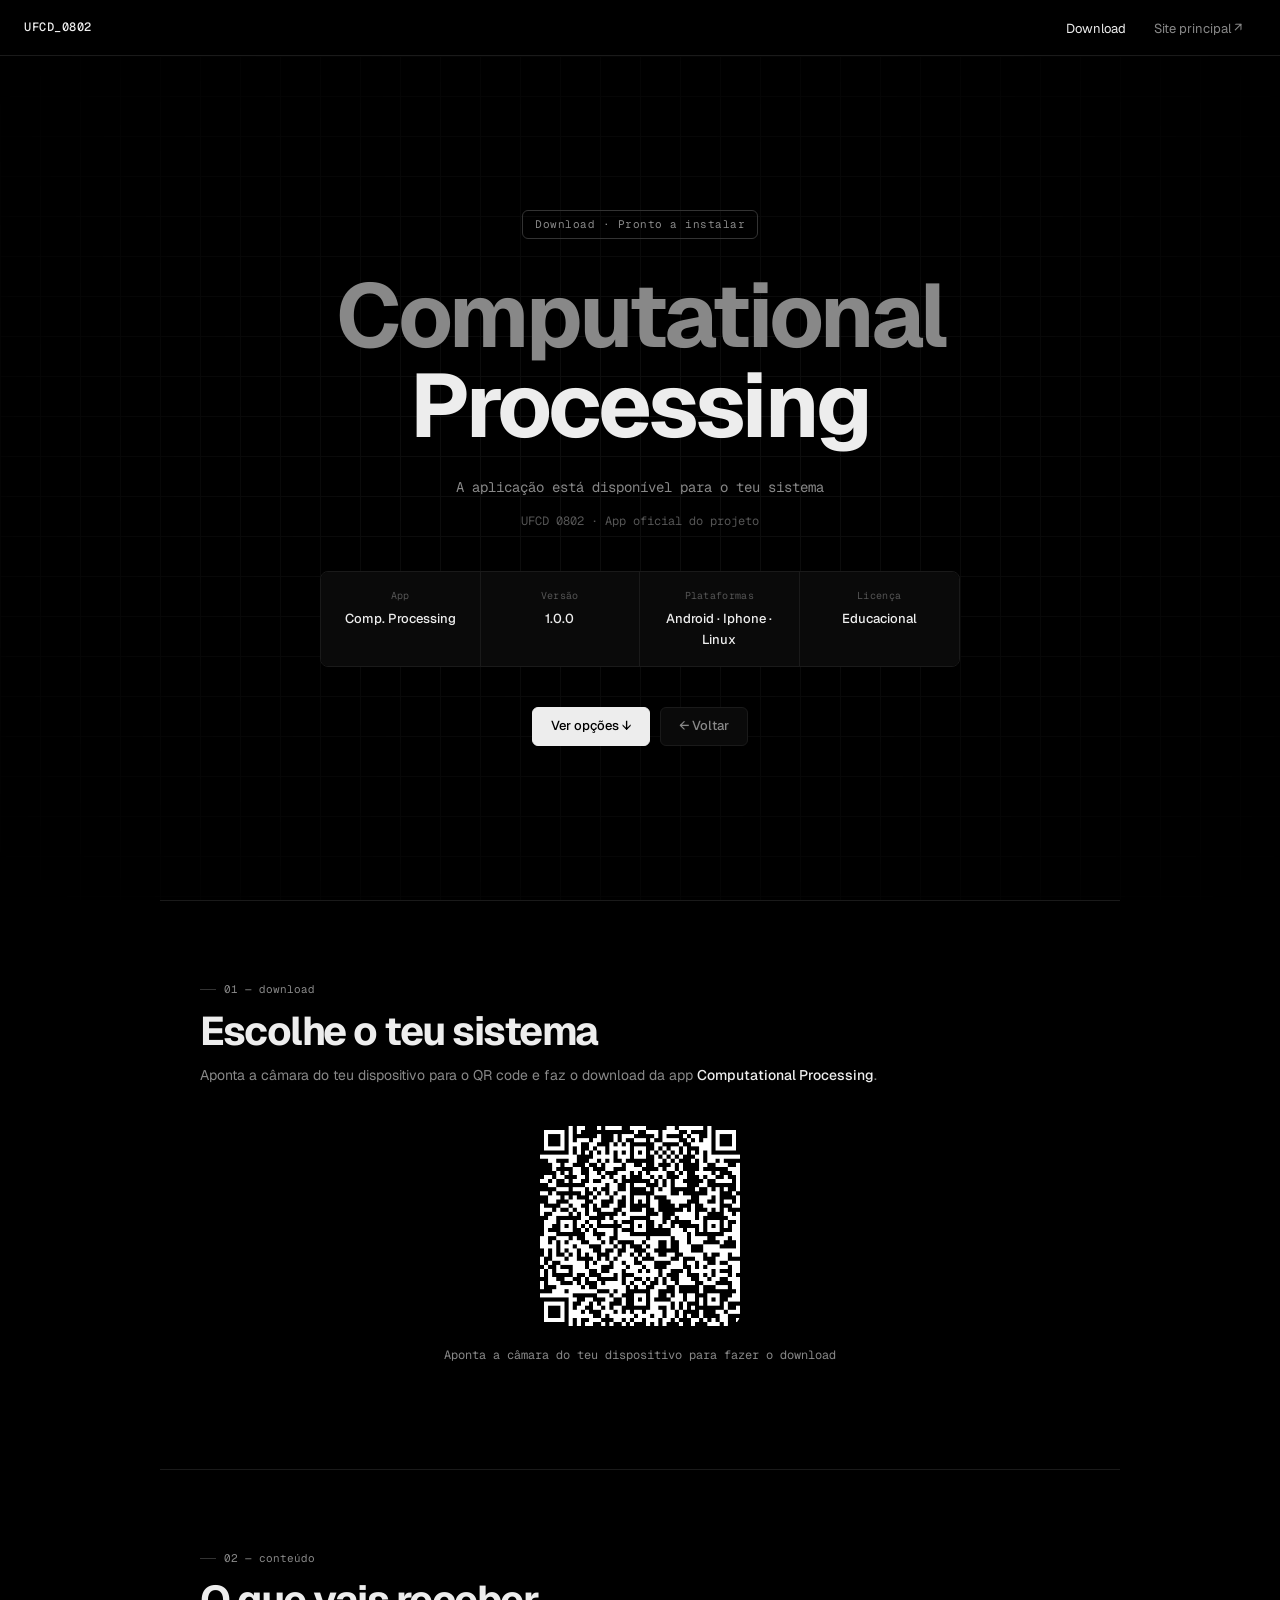
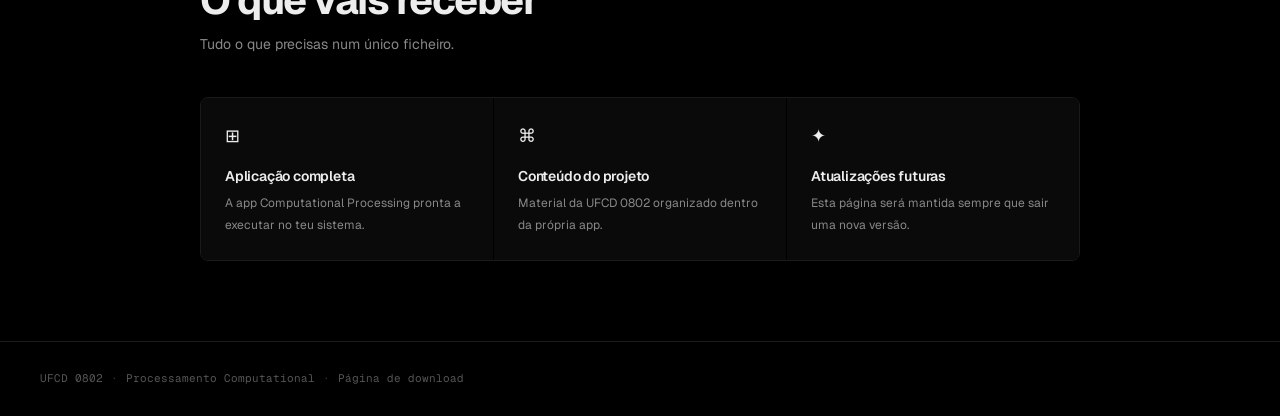
<file: computational-processing-site/download.html>
<!DOCTYPE html>
<html lang="pt">
  <head>
    <meta charset="UTF-8" />
    <meta name="viewport" content="width=device-width, initial-scale=1.0" />
    <title>Download — Computational Processing</title>
    <meta name="description" content="A app Computational Processing está pronta para download." />
    <link rel="preconnect" href="https://fonts.googleapis.com" />
    <link rel="preconnect" href="https://fonts.gstatic.com" crossorigin />
    <link href="https://fonts.googleapis.com/css2?family=Geist:wght@100..900&family=Geist+Mono:wght@100..900&display=swap" rel="stylesheet" />
    <link rel="stylesheet" href="./style.css" />
  </head>
  <body>

    <nav class="site-nav">
      <span class="nav-logo">UFCD_0802</span>
      <ul class="nav-links" id="navLinks">
        <li><a href="./download.html" class="active">Download</a></li>
        <li><a href="https://ufcd-0802-processamento-computacion.vercel.app/" target="_blank" rel="noopener">Site principal ↗</a></li>
      </ul>
      <button class="nav-toggle" id="navToggle" aria-label="Menu">
        <span></span><span></span><span></span>
      </button>
    </nav>

    <div class="page-wrap">

      <!-- HERO -->
      <section class="hero">
        <div class="hero-grid"></div>

        <div class="hero-tag">Download · Pronto a instalar</div>

        <h1>
          <span class="muted">Computational</span><br />
          Processing
        </h1>

        <p class="hero-sub">A aplicação está disponível para o teu sistema</p>
        <p class="hero-meta-line">UFCD 0802 · App oficial do projeto</p>

        <div class="meta-row">
          <div class="meta-cell">
            <span class="meta-label">App</span>
            <span class="meta-value">Comp. Processing</span>
          </div>
          <div class="meta-cell">
            <span class="meta-label">Versão</span>
            <span class="meta-value">1.0.0</span>
          </div>
          <div class="meta-cell">
            <span class="meta-label">Plataformas</span>
            <span class="meta-value">Android · Iphone · Linux</span>
          </div>
          <div class="meta-cell">
            <span class="meta-label">Licença</span>
            <span class="meta-value">Educacional</span>
          </div>
        </div>

        <div class="hero-actions">
          <a href="#download" class="btn btn-primary">Ver opções ↓</a>
          <a href="./index.html" class="btn btn-ghost">← Voltar</a>
        </div>
      </section>

      <!-- DOWNLOAD -->
      <section>
        <div class="section-inner" id="download">
          <p class="section-label">01 — download</p>
          <h2 class="section-title">Escolhe o teu sistema</h2>
          <div class="section-body">
            <p>
              Aponta a câmara do teu dispositivo para o QR code e faz o download da
              app <strong>Computational Processing</strong>.
            </p>
          </div>

          <div class="install-panel" style="justify-content:center;flex-direction:column;align-items:center;gap:1.25rem;">
            <img src="qr.png" alt="QR Code de download" style="width:200px;height:200px;border-radius:12px;display:block;" />
            <p class="install-sub" style="text-align:center;">Aponta a câmara do teu dispositivo para fazer o download</p>
          </div>
        </div>
      </section>

      <!-- O QUE VAIS RECEBER -->
      <section>
        <div class="section-inner" id="info">
          <p class="section-label">02 — conteúdo</p>
          <h2 class="section-title">O que vais receber</h2>
          <p class="section-desc">Tudo o que precisas num único ficheiro.</p>

          <div class="features-grid">
            <article class="feature">
              <span class="feature-icon">⊞</span>
              <h3>Aplicação completa</h3>
              <p>A app Computational Processing pronta a executar no teu sistema.</p>
            </article>
            <article class="feature">
              <span class="feature-icon">⌘</span>
              <h3>Conteúdo do projeto</h3>
              <p>Material da UFCD 0802 organizado dentro da própria app.</p>
            </article>
            <article class="feature">
              <span class="feature-icon">✦</span>
              <h3>Atualizações futuras</h3>
              <p>Esta página será mantida sempre que sair uma nova versão.</p>
            </article>
          </div>
        </div>
      </section>

    </div><!-- /page-wrap -->

    <footer class="site-footer">
      <div class="footer-line">
        <span>UFCD 0802</span>
        <span class="dot">·</span>
        <span>Processamento Computational</span>
        <span class="dot">·</span>
        <span>Página de download</span>
      </div>
    </footer>

    <script>
      // Nav toggle
      const toggle = document.getElementById('navToggle');
      const links  = document.getElementById('navLinks');
      if (toggle && links) {
        toggle.addEventListener('click', () => links.classList.toggle('open'));
      }

      // Scroll reveal
      const observer = new IntersectionObserver(entries => {
        entries.forEach(e => { if (e.isIntersecting) e.target.classList.add('visible'); });
      }, { threshold: 0.15 });

      document.querySelectorAll('.feature').forEach(el => observer.observe(el));
    </script>
  </body>
</html>
</file>
<file: computational-processing-site/style.css>
@import url('https://fonts.googleapis.com/css2?family=Geist:wght@100..900&family=Geist+Mono:wght@100..900&display=swap');

:root {
  --bg: #000;
  --bg2: #0a0a0a;
  --bg3: #111;
  --surface: #0a0a0a;
  --surface2: #111;
  --border: #1a1a1a;
  --border2: #333;
  --text: #ededed;
  --text2: #888;
  --text3: #555;
  --accent: #fff;
  --mono: 'Geist Mono', monospace;
  --sans: 'Geist', sans-serif;
  --radius-sm: 6px;
  --radius-md: 8px;
  --radius-pill: 999px;
}
.icone {
  background-image: url('icone.svg');
  background-size: contain;
  width: 24px;
  height: 24px;
}
*, *::before, *::after { box-sizing: border-box; margin: 0; padding: 0; }
html { scroll-behavior: smooth; }

body {
  background: var(--bg);
  color: var(--text);
  font-family: var(--sans);
  line-height: 1.6;
  overflow-x: hidden;
  -webkit-font-smoothing: antialiased;
}

a { color: inherit; text-decoration: none; }
code {
  font-family: var(--mono);
  font-size: 0.85em;
  color: var(--text);
  background: var(--surface2);
  border: 1px solid var(--border2);
  padding: 2px 6px;
  border-radius: 4px;
}

::-webkit-scrollbar { width: 3px; }
::-webkit-scrollbar-track { background: var(--bg); }
::-webkit-scrollbar-thumb { background: var(--border2); border-radius: 2px; }

/* ── NAV ── */
nav.site-nav {
  position: fixed;
  top: 0; left: 0; right: 0;
  z-index: 100;
  display: flex;
  align-items: center;
  justify-content: space-between;
  padding: 0 24px;
  height: 56px;
  background: rgba(0,0,0,0.85);
  backdrop-filter: blur(16px) saturate(180%);
  border-bottom: 1px solid var(--border);
}

.nav-logo {
  font-family: var(--mono);
  font-size: 12px;
  color: var(--text);
  letter-spacing: 0.5px;
  font-weight: 500;
}

.nav-links {
  display: flex;
  gap: 0;
  list-style: none;
}

.nav-links a {
  font-size: 13px;
  color: var(--text2);
  font-family: var(--sans);
  font-weight: 400;
  padding: 6px 14px;
  border-radius: var(--radius-sm);
  transition: color 0.15s, background 0.15s;
}

.nav-links a:hover { color: var(--text); background: var(--surface2); }
.nav-links a.active { color: var(--text); }

.nav-toggle {
  display: none;
  background: transparent;
  border: 1px solid var(--border2);
  border-radius: var(--radius-sm);
  padding: 8px 10px;
  cursor: pointer;
  flex-direction: column;
  gap: 4px;
}
.nav-toggle span {
  display: block;
  width: 18px;
  height: 1.5px;
  background: var(--text);
}

/* ── PAGE WRAP ── */
.page-wrap { padding-top: 56px; min-height: 100vh; position: relative; z-index: 1; }

/* ── HERO ── */
.hero {
  min-height: calc(100vh - 56px);
  display: flex;
  flex-direction: column;
  align-items: center;
  justify-content: center;
  text-align: center;
  padding: 80px 40px;
  position: relative;
  overflow: hidden;
}

.hero-grid {
  position: absolute;
  inset: 0;
  background-image:
    linear-gradient(var(--border) 1px, transparent 1px),
    linear-gradient(90deg, var(--border) 1px, transparent 1px);
  background-size: 40px 40px;
  mask-image: radial-gradient(ellipse 70% 70% at 50% 50%, black 20%, transparent 100%);
  opacity: 0.5;
}

.hero-tag {
  font-family: var(--mono);
  font-size: 11px;
  color: var(--text2);
  letter-spacing: 0.5px;
  margin-bottom: 32px;
  opacity: 0;
  animation: fadeUp 0.6s ease forwards 0.1s;
  border: 1px solid var(--border2);
  padding: 5px 12px;
  border-radius: var(--radius-sm);
  display: inline-block;
  position: relative;
}

.hero h1 {
  font-size: clamp(40px, 7vw, 96px);
  font-weight: 700;
  line-height: 1.0;
  letter-spacing: -3px;
  color: var(--text);
  margin-bottom: 24px;
  opacity: 0;
  animation: fadeUp 0.6s ease forwards 0.2s;
  position: relative;
}

.hero h1 .muted { color: var(--text2); }

.hero-sub {
  font-size: 14px;
  color: var(--text2);
  max-width: 480px;
  margin-bottom: 12px;
  opacity: 0;
  animation: fadeUp 0.6s ease forwards 0.3s;
  font-family: var(--mono);
  line-height: 1.8;
  position: relative;
}

.hero-meta-line {
  font-family: var(--mono);
  font-size: 12px;
  color: var(--text3);
  margin-bottom: 40px;
  opacity: 0;
  animation: fadeUp 0.6s ease forwards 0.35s;
  position: relative;
}

/* Meta grid (stats row) */
.meta-row {
  display: grid;
  grid-template-columns: repeat(4, 1fr);
  max-width: 640px;
  width: 100%;
  margin: 0 auto 40px;
  border: 1px solid var(--border);
  border-radius: var(--radius-md);
  overflow: hidden;
  opacity: 0;
  animation: fadeUp 0.6s ease forwards 0.4s;
  position: relative;
}

.meta-cell {
  display: flex;
  flex-direction: column;
  align-items: center;
  gap: 5px;
  padding: 16px 12px;
  border-right: 1px solid var(--border);
  background: var(--surface);
  transition: background 0.15s;
}
.meta-cell:last-child { border-right: none; }
.meta-cell:hover { background: var(--surface2); }

.meta-label {
  font-family: var(--mono);
  font-size: 10px;
  color: var(--text3);
  letter-spacing: 0.3px;
  text-transform: none;
}

.meta-value {
  font-family: var(--sans);
  font-size: 13px;
  font-weight: 500;
  color: var(--text);
}

/* CTA buttons */
.hero-actions {
  display: flex;
  gap: 10px;
  justify-content: center;
  flex-wrap: wrap;
  opacity: 0;
  animation: fadeUp 0.6s ease forwards 0.45s;
  position: relative;
}

/* ── BUTTONS ── */
.btn {
  display: inline-flex;
  align-items: center;
  gap: 8px;
  font-family: var(--sans);
  font-size: 13px;
  font-weight: 500;
  padding: 8px 18px;
  border-radius: var(--radius-sm);
  border: 1px solid var(--border2);
  background: transparent;
  color: var(--text);
  cursor: pointer;
  transition: all 0.15s;
  white-space: nowrap;
}

.btn:hover { border-color: var(--text2); background: var(--surface2); }

.btn-primary {
  background: var(--text);
  color: #000;
  border-color: var(--text);
}
.btn-primary:hover { opacity: 0.88; background: var(--text); }

.btn-ghost {
  color: var(--text2);
  border-color: var(--border);
  background: var(--surface);
}
.btn-ghost:hover { color: var(--text); border-color: var(--border2); }

/* ── SECTIONS ── */
section { position: relative; z-index: 1; }

.section-inner {
  max-width: 960px;
  margin: 0 auto;
  padding: 80px 40px;
  border-top: 1px solid var(--border);
}

.section-label {
  font-family: var(--mono);
  font-size: 11px;
  color: var(--text2);
  margin-bottom: 10px;
  display: flex;
  align-items: center;
  gap: 8px;
}
.section-label::before {
  content: '';
  width: 16px;
  height: 1px;
  background: var(--border2);
}

.section-title {
  font-size: clamp(24px, 3.5vw, 40px);
  font-weight: 700;
  letter-spacing: -1.5px;
  margin-bottom: 10px;
  line-height: 1.1;
}

.section-desc {
  color: var(--text2);
  font-size: 14px;
  max-width: 560px;
  margin-bottom: 40px;
  line-height: 1.8;
}

/* ── STEPS ── */
.steps-list {
  display: flex;
  flex-direction: column;
  gap: 1px;
  border: 1px solid var(--border);
  border-radius: var(--radius-md);
  overflow: hidden;
}

.step-item {
  display: flex;
  gap: 16px;
  align-items: flex-start;
  background: var(--surface);
  padding: 20px 22px;
  transition: background 0.15s;
  opacity: 0;
  transform: translateY(10px);
  transition: opacity 0.5s ease, transform 0.5s ease, background 0.15s;
}

.step-item.visible { opacity: 1; transform: translateY(0); }
.step-item:hover { background: var(--surface2); }

.step-num {
  width: 32px;
  height: 32px;
  border-radius: 50%;
  background: var(--surface2);
  border: 1px solid var(--border2);
  display: flex;
  align-items: center;
  justify-content: center;
  font-family: var(--mono);
  font-size: 12px;
  color: var(--text);
  flex-shrink: 0;
}

.step-content { padding-top: 4px; }

.step-title {
  font-size: 14px;
  font-weight: 600;
  margin-bottom: 4px;
  color: var(--text);
  letter-spacing: -0.2px;
}

.step-body {
  font-size: 13px;
  color: var(--text2);
  line-height: 1.8;
}

/* ── FEATURES GRID ── */
.features-grid {
  display: grid;
  grid-template-columns: repeat(3, 1fr);
  gap: 1px;
  border: 1px solid var(--border);
  border-radius: var(--radius-md);
  overflow: hidden;
}

.feature {
  background: var(--surface);
  padding: 24px;
  transition: background 0.15s;
  opacity: 0;
  transform: translateY(10px);
}
.feature.visible { opacity: 1; transform: translateY(0); transition: opacity 0.5s ease, transform 0.5s ease, background 0.15s; }
.feature:hover { background: var(--surface2); }

.feature-icon {
  font-size: 18px;
  margin-bottom: 14px;
  display: block;
  filter: grayscale(0.4);
}

.feature h3 {
  font-size: 14px;
  font-weight: 600;
  margin-bottom: 6px;
  letter-spacing: -0.2px;
}

.feature p {
  font-size: 12px;
  color: var(--text2);
  line-height: 1.8;
}

/* ── INSTALL CARD ── */
.install-card {
  border: 1px solid var(--border);
  border-radius: var(--radius-md);
  overflow: hidden;
  margin-top: 32px;
  background: var(--surface);
}

.install-tabs {
  display: flex;
  border-bottom: 1px solid var(--border);
}

.tab {
  flex: 1;
  background: transparent;
  border: none;
  border-right: 1px solid var(--border);
  color: var(--text2);
  padding: 12px 16px;
  font-family: var(--mono);
  font-size: 12px;
  cursor: pointer;
  transition: all 0.15s;
}
.tab:last-child { border-right: none; }
.tab.active { color: var(--text); background: var(--surface2); }
.tab:hover:not(.active) { color: var(--text); background: var(--surface2); }

.install-panel {
  display: flex;
  align-items: center;
  justify-content: space-between;
  padding: 24px;
  gap: 16px;
  flex-wrap: wrap;
}

.install-info { display: flex; flex-direction: column; gap: 4px; }

.install-title {
  font-size: 15px;
  font-weight: 600;
  letter-spacing: -0.2px;
}

.install-sub {
  font-family: var(--mono);
  font-size: 12px;
  color: var(--text2);
}

/* Progress */
.progress {
  border-top: 1px solid var(--border);
  padding: 20px 24px;
}

.progress-head {
  display: flex;
  justify-content: space-between;
  font-family: var(--mono);
  font-size: 12px;
  color: var(--text2);
  margin-bottom: 10px;
}

.progress-track {
  height: 3px;
  background: var(--border2);
  border-radius: var(--radius-pill);
  overflow: hidden;
}

.progress-bar {
  height: 100%;
  width: 0%;
  background: var(--text);
  transition: width 0.3s ease;
}

.progress-foot {
  font-family: var(--mono);
  font-size: 11px;
  color: var(--text3);
  margin-top: 10px;
}

.disclaimer {
  margin-top: 20px;
  font-family: var(--mono);
  font-size: 11px;
  color: var(--text3);
  line-height: 1.7;
}

/* ── ABOUT / REQ GRIDS ── */
.req-grid {
  display: grid;
  grid-template-columns: repeat(3, 1fr);
  gap: 1px;
  border: 1px solid var(--border);
  border-radius: var(--radius-md);
  overflow: hidden;
}

.req-card {
  background: var(--surface);
  padding: 22px 24px;
  transition: background 0.15s;
}
.req-card:hover { background: var(--surface2); }

.req-card h3 {
  font-family: var(--mono);
  font-size: 11px;
  color: var(--text2);
  margin-bottom: 14px;
  font-weight: 400;
}

.req-card ul { list-style: none; display: flex; flex-direction: column; gap: 8px; }

.req-card li {
  font-size: 13px;
  color: var(--text2);
  padding-left: 16px;
  position: relative;
  line-height: 1.6;
}

.req-card li::before {
  content: "›";
  position: absolute;
  left: 0;
  color: var(--text3);
  font-family: var(--mono);
}

/* ── FAQ ── */
.faq { display: flex; flex-direction: column; gap: 1px; max-width: 760px; border: 1px solid var(--border); border-radius: var(--radius-md); overflow: hidden; }

.faq details {
  background: var(--surface);
  padding: 18px 22px;
  border: none;
  transition: background 0.15s;
}
.faq details[open] { background: var(--surface2); }

.faq summary {
  font-size: 14px;
  font-weight: 500;
  cursor: pointer;
  list-style: none;
  display: flex;
  justify-content: space-between;
  align-items: center;
  gap: 12px;
  color: var(--text);
}
.faq summary::-webkit-details-marker { display: none; }
.faq summary::after { content: "+"; color: var(--text2); font-size: 18px; font-family: var(--mono); }
.faq details[open] summary::after { content: "−"; }

.faq p {
  margin-top: 10px;
  font-size: 13px;
  color: var(--text2);
  line-height: 1.8;
}

/* ── ABOUT CELLS ── */
.about-grid {
  display: grid;
  grid-template-columns: repeat(4, 1fr);
  gap: 1px;
  border: 1px solid var(--border);
  border-radius: var(--radius-md);
  overflow: hidden;
}

.about-cell {
  background: var(--surface);
  padding: 20px 22px;
  display: flex;
  flex-direction: column;
  gap: 5px;
  transition: background 0.15s;
}
.about-cell:hover { background: var(--surface2); }

.about-label { font-family: var(--mono); font-size: 10px; color: var(--text3); letter-spacing: 0.3px; }
.about-value { font-size: 16px; font-weight: 600; color: var(--text); letter-spacing: -0.3px; }

/* ── FOOTER ── */
footer.site-footer {
  background: var(--bg);
  border-top: 1px solid var(--border);
  padding: 28px 40px;
  display: flex;
  justify-content: space-between;
  align-items: center;
  flex-wrap: wrap;
  gap: 12px;
  position: relative;
  z-index: 1;
}

.footer-line {
  font-family: var(--mono);
  font-size: 11px;
  color: var(--text3);
  display: flex;
  align-items: center;
  gap: 8px;
  flex-wrap: wrap;
}

.footer-line .dot { color: var(--border2); }

.back-top {
  font-family: var(--mono);
  font-size: 12px;
  color: var(--text2);
  border: 1px solid var(--border);
  padding: 6px 14px;
  border-radius: var(--radius-sm);
  background: var(--surface);
  transition: all 0.15s;
}
.back-top:hover { color: var(--text); border-color: var(--border2); background: var(--surface2); }

/* ── SECTION BODY UTIL ── */
.section-body { font-size: 14px; color: var(--text2); max-width: 720px; line-height: 1.8; }
.section-body p { margin-bottom: 14px; }
.section-body strong { color: var(--text); font-weight: 500; }
.section-body .note {
  font-family: var(--mono);
  font-size: 12px;
  color: var(--text3);
  border-left: 2px solid var(--border2);
  padding-left: 12px;
  margin-top: 10px;
  line-height: 1.7;
}

/* ── ANIMATIONS ── */
@keyframes fadeUp {
  from { opacity: 0; transform: translateY(16px); }
  to   { opacity: 1; transform: translateY(0); }
}

/* ── RESPONSIVE ── */
@media (max-width: 768px) {
  nav.site-nav { padding: 0 16px; }
  .nav-links { display: none; }
  .nav-links.open {
    display: flex;
    position: absolute;
    top: 56px; left: 0; right: 0;
    flex-direction: column;
    background: rgba(0,0,0,0.96);
    border-bottom: 1px solid var(--border);
    padding: 12px 16px;
    gap: 4px;
    list-style: none;
  }
  .nav-toggle { display: flex; }

  .hero { padding: 60px 20px; }
  .hero h1 { letter-spacing: -2px; }

  .meta-row { grid-template-columns: repeat(2, 1fr); }
  .meta-cell:nth-child(2) { border-right: none; }
  .meta-cell:nth-child(3) { border-top: 1px solid var(--border); }
  .meta-cell:nth-child(4) { border-top: 1px solid var(--border); border-right: none; }

  .features-grid,
  .req-grid { grid-template-columns: 1fr; }

  .about-grid { grid-template-columns: repeat(2, 1fr); }

  .section-inner { padding: 60px 20px; }

  footer.site-footer { flex-direction: column; text-align: center; padding: 24px 20px; }

  .install-panel { flex-direction: column; align-items: flex-start; }
  .install-tabs { flex-wrap: wrap; }
}
</file>
<file: styles.css>
@import url('https://fonts.googleapis.com/css2?family=Geist:wght@100..900&family=Geist+Mono:wght@100..900&display=swap');

:root {
  --bg: #000;
  --bg2: #0a0a0a;
  --bg3: #111;
  --surface: #0a0a0a;
  --surface2: #111;
  --border: #1a1a1a;
  --border2: #333;
  --text: #ededed;
  --text2: #888;
  --text3: #555;
  --accent: #fff;
  --accent2: #888;
  --mono: 'Geist Mono', monospace;
  --sans: 'Geist', sans-serif;
}

*, *::before, *::after { box-sizing: border-box; margin: 0; padding: 0; }
html { scroll-behavior: smooth; }

body {
  background: var(--bg);
  color: var(--text);
  font-family: var(--sans);
  line-height: 1.6;
  overflow-x: hidden;
  -webkit-font-smoothing: antialiased;
}

a { color: inherit; text-decoration: none; }

::-webkit-scrollbar { width: 3px; }
::-webkit-scrollbar-track { background: var(--bg); }
::-webkit-scrollbar-thumb { background: var(--border2); border-radius: 2px; }

/* ── NAV ── */
nav.site-nav {
  position: fixed;
  top: 0; left: 0; right: 0;
  z-index: 100;
  display: flex;
  align-items: center;
  justify-content: space-between;
  padding: 0 24px;
  height: 56px;
  background: rgba(0,0,0,0.8);
  backdrop-filter: blur(16px) saturate(180%);
  border-bottom: 1px solid var(--border);
}

.nav-logo {
  font-family: var(--mono);
  font-size: 12px;
  color: var(--text);
  letter-spacing: 0.5px;
  font-weight: 500;
}

.nav-links {
  display: flex;
  gap: 0;
  list-style: none;
}

.nav-links a {
  font-size: 13px;
  color: var(--text2);
  letter-spacing: 0;
  text-transform: none;
  font-family: var(--sans);
  font-weight: 400;
  padding: 6px 14px;
  border-radius: 6px;
  transition: color 0.15s, background 0.15s;
}

.nav-links a:hover { color: var(--text); background: var(--surface2); }
.nav-links a.active { color: var(--text); }

/* ── PAGE WRAP ── */
.page-wrap { padding-top: 56px; min-height: 100vh; position: relative; z-index: 1; }

/* ── HERO (default, overridden in index) ── */
.hero {
  min-height: calc(100vh - 56px);
  display: flex;
  flex-direction: column;
  align-items: center;
  justify-content: center;
  text-align: center;
  padding: 80px 40px;
  position: relative;
  overflow: hidden;
}

.hero-grid {
  position: absolute;
  inset: 0;
  background-image:
    linear-gradient(var(--border) 1px, transparent 1px),
    linear-gradient(90deg, var(--border) 1px, transparent 1px);
  background-size: 40px 40px;
  mask-image: radial-gradient(ellipse 70% 70% at 50% 50%, black 20%, transparent 100%);
  opacity: 0.5;
}

.hero-glow { display: none; }

.hero-tag {
  font-family: var(--mono);
  font-size: 11px;
  color: var(--text2);
  letter-spacing: 0.5px;
  text-transform: none;
  margin-bottom: 32px;
  opacity: 0;
  animation: fadeUp 0.6s ease forwards 0.1s;
  border: 1px solid var(--border2);
  padding: 5px 12px;
  border-radius: 6px;
  display: inline-block;
  position: relative;
}

.hero h1 {
  font-size: clamp(40px, 7vw, 96px);
  font-weight: 700;
  line-height: 1.0;
  letter-spacing: -3px;
  color: var(--text);
  margin-bottom: 24px;
  opacity: 0;
  animation: fadeUp 0.6s ease forwards 0.2s;
  position: relative;
}

.hero h1 span { color: var(--text2); }

.hero-sub {
  font-size: 14px;
  color: var(--text2);
  max-width: 480px;
  margin-bottom: 40px;
  opacity: 0;
  animation: fadeUp 0.6s ease forwards 0.3s;
  font-family: var(--mono);
  line-height: 1.8;
  position: relative;
}

.hero-meta {
  display: flex;
  gap: 40px;
  flex-wrap: wrap;
  justify-content: center;
  opacity: 0;
  animation: fadeUp 0.6s ease forwards 0.4s;
  position: relative;
}

.hero-meta-item { text-align: center; }

.hero-meta-label {
  font-family: var(--mono);
  font-size: 10px;
  color: var(--text3);
  letter-spacing: 0;
  display: block;
  margin-bottom: 4px;
}

.hero-meta-value {
  font-size: 13px;
  color: var(--text);
  font-weight: 500;
}

.hero-cta {
  margin-top: 40px;
  opacity: 0;
  animation: fadeUp 0.6s ease forwards 0.45s;
  position: relative;
  display: flex;
  gap: 10px;
  flex-wrap: wrap;
  justify-content: center;
}

.hero-cta a {
  font-family: var(--sans);
  font-size: 13px;
  font-weight: 500;
  letter-spacing: 0;
  text-transform: none;
  color: #000;
  background: var(--text);
  border: 1px solid var(--text);
  padding: 8px 18px;
  border-radius: 6px;
  transition: opacity 0.15s;
}

.hero-cta a:hover { opacity: 0.85; }

.hero-cta a.secondary {
  color: var(--text);
  background: transparent;
  border-color: var(--border2);
}

.hero-cta a.secondary:hover { border-color: var(--text2); background: var(--surface2); }

/* ── SECTIONS ── */
section { position: relative; z-index: 1; }

.section-inner {
  max-width: 1000px;
  margin: 0 auto;
  padding: 80px 40px;
}

.section-label {
  font-family: var(--mono);
  font-size: 11px;
  color: var(--text2);
  letter-spacing: 0;
  text-transform: none;
  margin-bottom: 12px;
  display: flex;
  align-items: center;
  gap: 8px;
}

.section-label::before {
  content: '';
  width: 16px;
  height: 1px;
  background: var(--border2);
}

.section-title {
  font-size: clamp(26px, 4vw, 44px);
  font-weight: 700;
  letter-spacing: -1.5px;
  margin-bottom: 12px;
  line-height: 1.1;
}

.section-desc {
  color: var(--text2);
  font-size: 14px;
  max-width: 560px;
  margin-bottom: 48px;
  line-height: 1.8;
}

.divider {
  border: none;
  border-top: 1px solid var(--border);
  margin: 0;
}

.bg-1 { background: var(--bg); }
.bg-2 { background: var(--bg2); }

/* ── INTRO ── */
.intro-grid {
  display: grid;
  grid-template-columns: 1fr 1fr;
  gap: 32px;
  align-items: start;
}

.intro-text p {
  color: var(--text2);
  font-size: 14px;
  line-height: 1.9;
  margin-bottom: 14px;
}

.intro-text p strong { color: var(--text); font-weight: 500; }

.intro-objectives {
  background: var(--surface);
  border: 1px solid var(--border);
  border-radius: 8px;
  padding: 24px;
}

.intro-objectives h3 {
  font-family: var(--mono);
  font-size: 11px;
  color: var(--text2);
  letter-spacing: 0;
  text-transform: none;
  margin-bottom: 16px;
}

.obj-item {
  display: flex;
  align-items: flex-start;
  gap: 10px;
  margin-bottom: 12px;
  font-size: 13px;
  color: var(--text2);
}

.obj-num {
  font-family: var(--mono);
  font-size: 11px;
  color: var(--text2);
  background: var(--surface2);
  border: 1px solid var(--border2);
  border-radius: 4px;
  padding: 1px 7px;
  flex-shrink: 0;
  margin-top: 1px;
}

/* ── TIMELINE ── */
.timeline { position: relative; padding-left: 28px; }

.timeline::before {
  content: '';
  position: absolute;
  left: 0;
  top: 8px;
  bottom: 0;
  width: 1px;
  background: var(--border2);
}

.tl-item {
  position: relative;
  margin-bottom: 40px;
  opacity: 0;
  transform: translateX(-16px);
  transition: all 0.5s ease;
}

.tl-item.visible { opacity: 1; transform: translateX(0); }

.tl-dot {
  position: absolute;
  left: -33px;
  top: 6px;
  width: 9px;
  height: 9px;
  border-radius: 50%;
  background: var(--text);
  border: 2px solid var(--bg);
  box-shadow: 0 0 0 1px var(--border2);
}

.tl-year {
  font-family: var(--mono);
  font-size: 11px;
  color: var(--text2);
  margin-bottom: 6px;
}

.tl-title {
  font-size: 16px;
  font-weight: 600;
  margin-bottom: 6px;
  color: var(--text);
  letter-spacing: -0.3px;
}

.tl-body {
  font-size: 13px;
  color: var(--text2);
  line-height: 1.8;
}

/* ── CARDS GRID ── */
.cards-grid {
  display: grid;
  grid-template-columns: repeat(auto-fit, minmax(260px, 1fr));
  gap: 1px;
  border: 1px solid var(--border);
  border-radius: 8px;
  overflow: hidden;
}

.card {
  background: var(--surface);
  border: none;
  border-radius: 0;
  padding: 24px;
  opacity: 0;
  transform: translateY(12px);
  transition: opacity 0.5s ease, transform 0.5s ease, background 0.2s;
}

.card.visible { opacity: 1; transform: translateY(0); }
.card:hover { background: var(--surface2); }

.card-icon { font-size: 20px; margin-bottom: 12px; filter: grayscale(1); }

.card-title {
  font-size: 14px;
  font-weight: 600;
  margin-bottom: 8px;
  color: var(--text);
  letter-spacing: -0.2px;
}

.card-body {
  font-size: 12px;
  color: var(--text2);
  line-height: 1.8;
}

.card-tag {
  display: inline-block;
  margin-top: 12px;
  font-family: var(--mono);
  font-size: 10px;
  color: var(--text2);
  background: var(--surface2);
  border: 1px solid var(--border2);
  padding: 2px 8px;
  border-radius: 4px;
}

/* ── ARQUITETURA ── */
.arch-evolution {
  display: flex;
  align-items: center;
  gap: 0;
  margin-bottom: 48px;
  overflow-x: auto;
  padding: 16px 0;
}

.arch-step {
  display: flex;
  flex-direction: column;
  align-items: center;
  min-width: 100px;
  text-align: center;
}

.arch-step-box {
  background: var(--surface);
  border: 1px solid var(--border2);
  border-radius: 6px;
  padding: 8px 14px;
  font-family: var(--mono);
  font-size: 11px;
  color: var(--text);
  white-space: nowrap;
  transition: border-color 0.2s, background 0.2s;
}

.arch-step-box:hover { background: var(--surface2); border-color: var(--text2); }

.arch-step-label {
  font-size: 10px;
  color: var(--text3);
  margin-top: 6px;
  font-family: var(--mono);
}

.arch-arrow {
  flex: 1;
  min-width: 24px;
  height: 1px;
  background: var(--border2);
  position: relative;
}

.arch-arrow::after {
  content: '›';
  position: absolute;
  right: -5px;
  top: -8px;
  font-size: 12px;
  color: var(--text3);
}

.components-table {
  width: 100%;
  border-collapse: collapse;
  margin-bottom: 32px;
  border: 1px solid var(--border);
  border-radius: 8px;
  overflow: hidden;
}

.components-table th {
  font-family: var(--mono);
  font-size: 11px;
  color: var(--text2);
  letter-spacing: 0;
  text-transform: none;
  text-align: left;
  padding: 10px 16px;
  border-bottom: 1px solid var(--border);
  background: var(--surface);
  font-weight: 400;
}

.components-table td {
  padding: 12px 16px;
  font-size: 13px;
  color: var(--text2);
  border-bottom: 1px solid var(--border);
}

.components-table tr:last-child td { border-bottom: none; }

.components-table tr:hover td { background: var(--surface2); }

.components-table td:first-child {
  font-weight: 500;
  color: var(--text);
  font-family: var(--mono);
  font-size: 12px;
}

/* ── MONTAGEM ── */
.steps-list {
  counter-reset: steps;
  list-style: none;
  display: flex;
  flex-direction: column;
  gap: 0;
}

.step-item {
  display: grid;
  grid-template-columns: 60px 1fr;
  gap: 0;
  position: relative;
  opacity: 0;
  transform: translateX(-12px);
  transition: all 0.5s ease;
}

.step-item.visible { opacity: 1; transform: translateX(0); }

.step-num-col {
  display: flex;
  flex-direction: column;
  align-items: center;
}

.step-num {
  width: 36px;
  height: 36px;
  border-radius: 50%;
  background: var(--surface);
  border: 1px solid var(--border2);
  display: flex;
  align-items: center;
  justify-content: center;
  font-family: var(--mono);
  font-size: 12px;
  color: var(--text);
  font-weight: 500;
  flex-shrink: 0;
}

.step-line {
  width: 1px;
  flex: 1;
  background: var(--border);
  margin: 6px 0;
  min-height: 24px;
}

.step-content { padding: 0 0 36px 20px; }

.step-title {
  font-size: 15px;
  font-weight: 600;
  margin-bottom: 6px;
  padding-top: 8px;
  color: var(--text);
  letter-spacing: -0.3px;
}

.step-body {
  font-size: 13px;
  color: var(--text2);
  line-height: 1.8;
}

.step-tip {
  display: flex;
  align-items: flex-start;
  gap: 8px;
  background: var(--surface2);
  border-left: 2px solid var(--border2);
  border-radius: 0 6px 6px 0;
  padding: 8px 12px;
  margin-top: 10px;
  font-size: 12px;
  color: var(--text2);
  font-family: var(--mono);
}

.step-tip::before { content: '→'; flex-shrink: 0; color: var(--text3); }

.checklist {
  background: var(--surface);
  border: 1px solid var(--border);
  border-radius: 8px;
  padding: 24px;
  margin-top: 40px;
}

.checklist h3 {
  font-family: var(--mono);
  font-size: 11px;
  color: var(--text2);
  margin-bottom: 16px;
  font-weight: 400;
}

.check-item {
  display: flex;
  align-items: center;
  gap: 10px;
  padding: 10px 0;
  border-bottom: 1px solid var(--border);
  font-size: 13px;
  color: var(--text2);
  cursor: pointer;
  transition: color 0.15s;
}

.check-item:last-child { border-bottom: none; }
.check-item.checked { color: var(--text); }

.check-box {
  width: 16px;
  height: 16px;
  border: 1px solid var(--border2);
  border-radius: 4px;
  flex-shrink: 0;
  display: flex;
  align-items: center;
  justify-content: center;
  transition: all 0.15s;
}

.check-box.checked {
  background: var(--text);
  border-color: var(--text);
}

.check-box.checked::after {
  content: '✓';
  font-size: 10px;
  color: #000;
  font-weight: 700;
}

/* ── SO ── */
.os-compare {
  display: grid;
  grid-template-columns: repeat(3, 1fr);
  gap: 1px;
  margin-bottom: 40px;
  border: 1px solid var(--border);
  border-radius: 8px;
  overflow: hidden;
}

.os-card {
  background: var(--surface);
  border: none;
  border-radius: 0;
  padding: 24px 20px;
  text-align: center;
  transition: background 0.2s;
  cursor: default;
}

.os-card:hover { background: var(--surface2); }

.os-icon { font-size: 28px; margin-bottom: 10px; filter: grayscale(0.3); }

.os-name {
  font-size: 16px;
  font-weight: 700;
  margin-bottom: 10px;
  letter-spacing: -0.5px;
}

.os-feature {
  font-size: 12px;
  color: var(--text2);
  font-family: var(--mono);
  padding: 4px 0;
  border-bottom: 1px solid var(--border);
}

.os-feature:last-of-type { border-bottom: none; }

.req-table {
  width: 100%;
  border-collapse: collapse;
  margin-bottom: 32px;
  border: 1px solid var(--border);
  border-radius: 8px;
  overflow: hidden;
}

.req-table th {
  font-family: var(--mono);
  font-size: 11px;
  color: var(--text2);
  text-align: left;
  padding: 10px 14px;
  border-bottom: 1px solid var(--border);
  background: var(--surface);
  font-weight: 400;
}

.req-table td {
  padding: 10px 14px;
  font-size: 12px;
  color: var(--text2);
  border-bottom: 1px solid var(--border);
}

.req-table tr:last-child td { border-bottom: none; }

.req-table td:first-child {
  font-weight: 500;
  color: var(--text);
  font-family: var(--mono);
  font-size: 11px;
}

.install-steps {
  display: flex;
  flex-direction: column;
  gap: 1px;
  margin-top: 24px;
  border: 1px solid var(--border);
  border-radius: 8px;
  overflow: hidden;
}

.install-step {
  display: flex;
  gap: 14px;
  align-items: flex-start;
  background: var(--surface);
  border: none;
  border-radius: 0;
  padding: 16px 18px;
  transition: background 0.2s;
}

.install-step:hover { background: var(--surface2); }

.install-step-num {
  font-family: var(--mono);
  font-size: 11px;
  color: var(--text3);
  flex-shrink: 0;
  margin-top: 2px;
}

.install-step-content h4 {
  font-size: 13px;
  font-weight: 500;
  margin-bottom: 3px;
  color: var(--text);
}

.install-step-content p {
  font-size: 12px;
  color: var(--text2);
  line-height: 1.7;
}

/* ── AVARIAS ── */
.avaria-grid {
  display: grid;
  grid-template-columns: repeat(auto-fit, minmax(280px, 1fr));
  gap: 1px;
  margin-bottom: 40px;
  border: 1px solid var(--border);
  border-radius: 8px;
  overflow: hidden;
}

.avaria-card {
  background: var(--surface);
  border: none;
  border-radius: 0;
  padding: 20px;
  transition: background 0.2s;
}

.avaria-card:hover { background: var(--surface2); }

.avaria-header {
  display: flex;
  align-items: center;
  gap: 10px;
  margin-bottom: 10px;
}

.avaria-icon { font-size: 18px; filter: grayscale(0.5); }

.avaria-title {
  font-size: 13px;
  font-weight: 600;
  color: var(--text);
}

.avaria-severity {
  margin-left: auto;
  font-family: var(--mono);
  font-size: 10px;
  padding: 2px 7px;
  border-radius: 4px;
}

.sev-high { background: rgba(239,68,68,0.1); color: #ef4444; border: 1px solid rgba(239,68,68,0.2); }
.sev-med  { background: rgba(234,179,8,0.1);  color: #eab308; border: 1px solid rgba(234,179,8,0.2); }
.sev-low  { background: rgba(34,197,94,0.1);  color: #22c55e; border: 1px solid rgba(34,197,94,0.2); }

.avaria-body {
  font-size: 12px;
  color: var(--text2);
  line-height: 1.8;
  margin-bottom: 12px;
}

.avaria-fix {
  font-size: 11px;
  color: var(--text2);
  font-family: var(--mono);
  background: var(--surface2);
  border: 1px solid var(--border2);
  padding: 8px 10px;
  border-radius: 6px;
}

.tools-grid {
  display: grid;
  grid-template-columns: repeat(auto-fit, minmax(180px, 1fr));
  gap: 1px;
  margin-top: 32px;
  border: 1px solid var(--border);
  border-radius: 8px;
  overflow: hidden;
}

.tool-item {
  background: var(--surface);
  border: none;
  border-radius: 0;
  padding: 16px;
  display: flex;
  gap: 10px;
  align-items: flex-start;
  transition: background 0.2s;
}

.tool-item:hover { background: var(--surface2); }

.tool-icon { font-size: 16px; flex-shrink: 0; filter: grayscale(0.5); }

.tool-name {
  font-size: 13px;
  font-weight: 500;
  margin-bottom: 3px;
  color: var(--text);
}

.tool-desc {
  font-size: 11px;
  color: var(--text2);
  line-height: 1.6;
}

/* ── OUTROS ── */
.future-grid {
  display: grid;
  grid-template-columns: 1fr 1fr;
  gap: 1px;
  border: 1px solid var(--border);
  border-radius: 8px;
  overflow: hidden;
}

.future-card {
  background: var(--surface);
  border: none;
  border-radius: 0;
  padding: 24px;
  position: relative;
  overflow: hidden;
  transition: background 0.2s;
}

.future-card::before {
  content: '';
  position: absolute;
  top: 0; left: 0; right: 0;
  height: 1px;
  background: var(--border2);
}

.future-card:hover { background: var(--surface2); }

.future-card h3 {
  font-size: 15px;
  font-weight: 600;
  margin-bottom: 10px;
  letter-spacing: -0.3px;
}

.future-card p {
  font-size: 12px;
  color: var(--text2);
  line-height: 1.8;
}

.future-tag {
  display: inline-block;
  margin-top: 12px;
  font-family: var(--mono);
  font-size: 10px;
  color: var(--text2);
  background: var(--surface2);
  border: 1px solid var(--border2);
  padding: 2px 8px;
  border-radius: 4px;
}

/* ── CONCLUSAO ── */
.conclusao-grid {
  display: grid;
  grid-template-columns: 1fr 1fr;
  gap: 40px;
}

.conclusao-text p {
  font-size: 14px;
  color: var(--text2);
  line-height: 1.9;
  margin-bottom: 14px;
}

.autoavaliacao {
  background: var(--surface);
  border: 1px solid var(--border);
  border-radius: 8px;
  padding: 24px;
}

.autoavaliacao h3 {
  font-family: var(--mono);
  font-size: 11px;
  color: var(--text2);
  margin-bottom: 20px;
  font-weight: 400;
}

.rating-item { margin-bottom: 18px; }

.rating-label {
  font-size: 12px;
  color: var(--text);
  margin-bottom: 6px;
  display: flex;
  justify-content: space-between;
}

.rating-label span {
  font-family: var(--mono);
  color: var(--text2);
  font-size: 11px;
}

.rating-bar {
  height: 3px;
  background: var(--border2);
  border-radius: 2px;
  overflow: hidden;
}

.rating-fill {
  height: 100%;
  background: var(--text);
  border-radius: 2px;
  width: 0;
  transition: width 1.2s ease;
}

/* ── AUTORES ── */
.autores-grid {
  display: grid;
  grid-template-columns: repeat(2, minmax(0, 320px));
  gap: 1px;
  margin-top: 10px;
  justify-content: center;
  border: 1px solid var(--border);
  border-radius: 8px;
  overflow: hidden;
}

.autor-card {
  background: var(--surface);
  border: none;
  border-radius: 0;
  padding: 24px;
  text-align: center;
  transition: background 0.2s;
}

.autor-card:hover { background: var(--surface2); }

.autor-avatar {
  width: 64px;
  height: 64px;
  border-radius: 50%;
  background-size: cover;
  background-position: center;
  margin: 0 auto 12px auto;
  border: 1px solid var(--border2);
}

.autor-name {
  font-size: 14px;
  font-weight: 600;
  margin-bottom: 4px;
  letter-spacing: -0.2px;
}

.autor-role {
  font-family: var(--mono);
  font-size: 11px;
  color: var(--text2);
}

/* ── FOOTER ── */
footer.site-footer {
  background: var(--bg);
  border-top: 1px solid var(--border);
  padding: 32px 40px;
  text-align: center;
  position: relative;
  z-index: 1;
}

.footer-logo {
  font-family: var(--mono);
  font-size: 11px;
  color: var(--text2);
  letter-spacing: 0;
  margin-bottom: 8px;
}

.footer-meta {
  font-family: var(--mono);
  font-size: 11px;
  color: var(--text3);
  line-height: 1.8;
}

/* ── PAGE NAV ── */
.page-nav {
  max-width: 1000px;
  margin: 0 auto;
  padding: 32px 40px;
  display: flex;
  justify-content: space-between;
  gap: 16px;
  flex-wrap: wrap;
  border-top: 1px solid var(--border);
}

.page-nav a {
  font-family: var(--sans);
  font-size: 13px;
  letter-spacing: 0;
  text-transform: none;
  color: var(--text2);
  border: 1px solid var(--border);
  padding: 10px 18px;
  border-radius: 6px;
  background: var(--surface);
  transition: all 0.15s;
}

.page-nav a:hover {
  color: var(--text);
  border-color: var(--border2);
  background: var(--surface2);
}

.page-nav .pn-label {
  display: block;
  font-size: 10px;
  font-family: var(--mono);
  color: var(--text3);
  margin-bottom: 2px;
}

.page-nav .pn-title { color: var(--text); }
.page-nav a:hover .pn-title { color: var(--text); }
.page-nav .pn-spacer { flex: 1; }

/* ── BIBLIOGRAPHY ── */
.bib-list {
  list-style: none;
  display: flex;
  flex-direction: column;
  gap: 1px;
  border: 1px solid var(--border);
  border-radius: 8px;
  overflow: hidden;
}

.bib-item {
  background: var(--surface);
  border: none;
  border-radius: 0;
  padding: 12px 16px;
  font-size: 12px;
  color: var(--text2);
  font-family: var(--mono);
  display: flex;
  align-items: center;
  gap: 10px;
  transition: background 0.15s;
}

.bib-item:hover { background: var(--surface2); }

.bib-item::before {
  content: '[' attr(data-num) ']';
  color: var(--text3);
  flex-shrink: 0;
}

/* ── TOC ── */
.toc-container {
  margin: 32px 0;
  display: grid;
  gap: 24px;
}

.toc-intro { display: grid; gap: 8px; }
.toc-main { display: grid; gap: 8px; }

.toc-item { transition: all 0.2s ease; }

.toc-link {
  display: grid;
  grid-template-columns: 52px 1fr auto;
  align-items: center;
}

.toc-link:hover {
  border-color: var(--border2);
  background: var(--surface2);
  transform: translateX(4px);
}
.toc-text {
  display: flex;
  flex-direction: column;
}

.toc-number {
  font-family: var(--mono);
  font-size: 14px;
  font-weight: 600;
  color: var(--text2);
  display: flex;
  align-items: center;
  justify-content: center;
  width: 36px;
  height: 36px;
  background: var(--surface2);
  border: 1px solid var(--border2);
  border-radius: 6px;
  transition: all 0.2s ease;
}

.toc-link:hover .toc-number {
  background: var(--text);
  border-color: var(--text);
  color: #000;
}

.toc-title {
  display: block;
  font-size: 14px;
  font-weight: 500;
  color: var(--text);
  margin-bottom: 3px;
  letter-spacing: -0.2px;
}

.toc-desc {
  display: block;
  font-size: 12px;
  color: var(--text2);
  font-family: var(--mono);
}

.toc-progress { animation: fadeUp 0.5s ease 0.2s backwards; }

/* ── ANIMATIONS ── */
@keyframes fadeUp {
  from { opacity: 0; transform: translateY(16px); }
  to   { opacity: 1; transform: translateY(0); }
}

@keyframes scrollPulse {
  0%, 100% { opacity: 0.3; }
  50% { opacity: 0.7; }
}

/* ── RESPONSIVE ── */
@media (max-width: 768px) {
  nav.site-nav { padding: 0 16px; }
  .nav-links { display: none; }
  .section-inner { padding: 60px 20px; }
  .intro-grid,
  .os-compare,
  .future-grid,
  .conclusao-grid,
  .autores-grid { grid-template-columns: 1fr; }
  .hero h1 { letter-spacing: -2px; }
}
/* ── REVEAL SCROLL ANIMATION ── */
.reveal {
  opacity: 0;
  transform: translateY(20px);
  transition: opacity 0.6s ease, transform 0.6s ease;
  will-change: opacity, transform;
}

.reveal.active {
  opacity: 1;
  transform: translateY(0);
}
</file>
